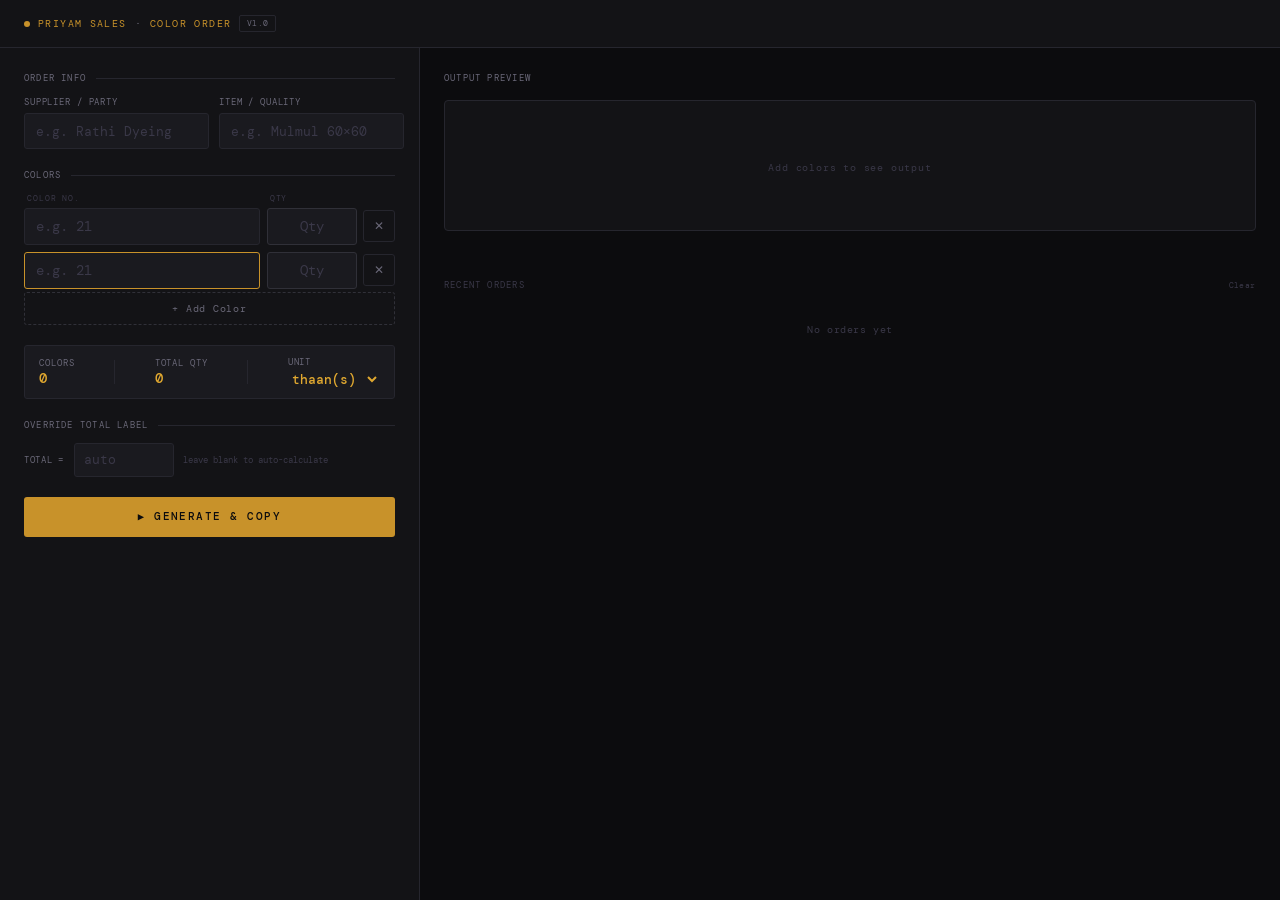
<file: psa_tools/color_generator.html>
<!DOCTYPE html>
<html lang="en">
<head>
<meta charset="UTF-8">
<meta name="viewport" content="width=device-width, initial-scale=1.0">
<title>Priyam — Color Order</title>
<link href="https://fonts.googleapis.com/css2?family=DM+Mono:wght@400;500&family=Sora:wght@400;500;600&display=swap" rel="stylesheet">
<style>
:root {
  --bg:     #0C0C0E;
  --bg2:    #131316;
  --bg3:    #1A1A1F;
  --rule:   #26262E;
  --rule2:  #303038;
  --ink:    #F0EFF5;
  --ink2:   #A8A6B4;
  --ink3:   #6A6878;
  --ink4:   #3A3848;
  --gold:   #C8922A;
  --gold2:  #E0A830;
  --gold-t: rgba(200,146,42,0.10);
  --green:  #2A9A60;
  --green-t:rgba(42,154,96,0.12);
  --red:    #C04040;
  --red-t:  rgba(192,64,64,0.12);
  --mono:   'DM Mono', monospace;
  --sans:   'Sora', sans-serif;
}

* { box-sizing: border-box; margin: 0; padding: 0; }

body {
  background: var(--bg);
  font-family: var(--sans);
  color: var(--ink);
  min-height: 100vh;
  display: flex;
  flex-direction: column;
}

/* ── TOPBAR ── */
.topbar {
  background: var(--bg2);
  border-bottom: 1px solid var(--rule);
  padding: 0 1.5rem;
  height: 48px;
  display: flex;
  align-items: center;
  justify-content: space-between;
  flex-shrink: 0;
}
.brand {
  font-family: var(--mono);
  font-size: 0.62rem;
  letter-spacing: 0.14em;
  color: var(--gold);
  text-transform: uppercase;
  display: flex;
  align-items: center;
  gap: 0.5rem;
}
.brand-dot {
  width: 6px; height: 6px;
  background: var(--gold);
  border-radius: 50%;
}
.brand span { color: var(--ink3); }
.ver {
  font-size: 0.52rem;
  color: var(--ink4);
  border: 1px solid var(--rule);
  padding: 0.1rem 0.4rem;
  border-radius: 2px;
  letter-spacing: 0.06em;
}

/* ── LAYOUT ── */
.layout {
  flex: 1;
  display: grid;
  grid-template-columns: 420px 1fr;
  min-height: 0;
}

/* ── FORM SIDE ── */
.form-side {
  background: var(--bg2);
  border-right: 1px solid var(--rule);
  display: flex;
  flex-direction: column;
  overflow-y: auto;
  padding: 1.5rem;
  gap: 1.25rem;
}

.section-label {
  font-family: var(--mono);
  font-size: 0.54rem;
  letter-spacing: 0.14em;
  text-transform: uppercase;
  color: var(--ink3);
  display: flex;
  align-items: center;
  gap: 0.6rem;
  margin-bottom: 0.75rem;
}
.section-label::after {
  content: '';
  flex: 1;
  height: 1px;
  background: var(--rule);
}

/* ── META FIELDS ── */
.meta-row {
  display: grid;
  grid-template-columns: 1fr 1fr;
  gap: 0.6rem;
}
.field { display: flex; flex-direction: column; gap: 0.3rem; }
.field label {
  font-family: var(--mono);
  font-size: 0.54rem;
  letter-spacing: 0.1em;
  text-transform: uppercase;
  color: var(--ink3);
}
.field input, .field select {
  background: var(--bg3);
  border: 1px solid var(--rule);
  border-radius: 3px;
  padding: 0.55rem 0.7rem;
  font-family: var(--mono);
  font-size: 0.8rem;
  color: var(--ink);
  outline: none;
  transition: border-color 0.15s;
  -webkit-appearance: none;
}
.field input:focus, .field select:focus { border-color: var(--gold); }
.field input::placeholder { color: var(--ink4); }

/* ── COLOR ROWS ── */
.colors-wrap {
  display: flex;
  flex-direction: column;
  gap: 0.4rem;
}

.color-row {
  display: grid;
  grid-template-columns: 1fr 90px 32px;
  gap: 0.4rem;
  align-items: center;
  animation: rowIn 0.15s ease;
}
@keyframes rowIn {
  from { opacity: 0; transform: translateY(-4px); }
  to   { opacity: 1; transform: translateY(0); }
}

.color-num {
  background: var(--bg3);
  border: 1px solid var(--rule);
  border-radius: 3px;
  padding: 0.55rem 0.7rem;
  font-family: var(--mono);
  font-size: 0.88rem;
  color: var(--ink);
  outline: none;
  transition: border-color 0.15s;
  width: 100%;
}
.color-num:focus { border-color: var(--gold); }
.color-num::placeholder { color: var(--ink4); }

/* hide number spinners */
.color-num::-webkit-outer-spin-button,
.color-num::-webkit-inner-spin-button,
.qty-input::-webkit-outer-spin-button,
.qty-input::-webkit-inner-spin-button {
  -webkit-appearance: none;
  margin: 0;
}
.color-num, .qty-input { -moz-appearance: textfield; }

.qty-input {
  background: var(--bg3);
  border: 1px solid var(--rule2);
  border-radius: 3px;
  padding: 0.55rem 0.5rem;
  font-family: var(--mono);
  font-size: 0.88rem;
  color: var(--gold2);
  font-weight: 500;
  text-align: center;
  outline: none;
  transition: border-color 0.15s;
  width: 100%;
}
.qty-input:focus { border-color: var(--gold); }
.qty-input::placeholder { color: var(--ink4); font-weight: 400; }

.del-btn {
  width: 32px; height: 32px;
  background: none;
  border: 1px solid var(--rule);
  border-radius: 3px;
  color: var(--ink3);
  cursor: pointer;
  font-size: 0.75rem;
  display: flex; align-items: center; justify-content: center;
  transition: all 0.12s;
  flex-shrink: 0;
}
.del-btn:hover { border-color: var(--red); color: var(--red); background: var(--red-t); }

/* ── COLUMN HEADERS ── */
.col-headers {
  display: grid;
  grid-template-columns: 1fr 90px 32px;
  gap: 0.4rem;
  margin-bottom: 0.2rem;
}
.col-h {
  font-family: var(--mono);
  font-size: 0.52rem;
  letter-spacing: 0.1em;
  text-transform: uppercase;
  color: var(--ink4);
  padding: 0 0.2rem;
}

/* ── ADD BUTTON ── */
.add-btn {
  width: 100%;
  background: none;
  border: 1px dashed var(--rule2);
  border-radius: 3px;
  padding: 0.55rem;
  font-family: var(--mono);
  font-size: 0.62rem;
  letter-spacing: 0.08em;
  color: var(--ink3);
  cursor: pointer;
  transition: all 0.15s;
  display: flex; align-items: center; justify-content: center; gap: 0.4rem;
  margin-top: 0.2rem;
}
.add-btn:hover { border-color: var(--gold); color: var(--gold); background: var(--gold-t); }

/* ── TOTALS BAR ── */
.totals-bar {
  background: var(--bg3);
  border: 1px solid var(--rule);
  border-radius: 3px;
  padding: 0.6rem 0.9rem;
  display: flex;
  align-items: center;
  justify-content: space-between;
  gap: 1rem;
}
.totals-bar .t-label {
  font-family: var(--mono);
  font-size: 0.56rem;
  letter-spacing: 0.1em;
  text-transform: uppercase;
  color: var(--ink3);
}
.totals-bar .t-val {
  font-family: var(--mono);
  font-size: 0.9rem;
  font-weight: 500;
  color: var(--gold2);
}
.totals-bar .t-sep {
  width: 1px;
  height: 24px;
  background: var(--rule);
}

/* ── OVERRIDE TOTAL ── */
.override-row {
  display: flex;
  align-items: center;
  gap: 0.6rem;
}
.override-row label {
  font-family: var(--mono);
  font-size: 0.56rem;
  letter-spacing: 0.08em;
  text-transform: uppercase;
  color: var(--ink3);
  white-space: nowrap;
}
.override-input {
  background: var(--bg3);
  border: 1px solid var(--rule);
  border-radius: 3px;
  padding: 0.45rem 0.6rem;
  font-family: var(--mono);
  font-size: 0.8rem;
  color: var(--ink);
  outline: none;
  width: 100px;
  transition: border-color 0.15s;
}
.override-input:focus { border-color: var(--gold); }
.override-input::placeholder { color: var(--ink4); }
.override-hint {
  font-family: var(--mono);
  font-size: 0.54rem;
  color: var(--ink4);
  flex: 1;
}

/* ── GENERATE BTN ── */
.gen-btn {
  width: 100%;
  background: var(--gold);
  color: #0C0C0E;
  border: none;
  border-radius: 3px;
  padding: 0.85rem;
  font-family: var(--mono);
  font-size: 0.66rem;
  letter-spacing: 0.14em;
  text-transform: uppercase;
  font-weight: 500;
  cursor: pointer;
  transition: background 0.15s;
}
.gen-btn:hover { background: var(--gold2); }
.gen-btn:active { transform: translateY(1px); }

/* ── PREVIEW SIDE ── */
.preview-side {
  background: var(--bg);
  padding: 1.5rem;
  display: flex;
  flex-direction: column;
  gap: 1rem;
  overflow-y: auto;
}

.preview-label {
  font-family: var(--mono);
  font-size: 0.54rem;
  letter-spacing: 0.14em;
  text-transform: uppercase;
  color: var(--ink3);
}

/* ── OUTPUT BOX ── */
.output-box {
  background: var(--bg2);
  border: 1px solid var(--rule);
  border-radius: 4px;
  padding: 1.25rem 1.25rem 1rem;
  min-height: 100px;
  flex-shrink: 0;
}
.output-text {
  font-family: var(--mono);
  font-size: 0.92rem;
  line-height: 1.9;
  color: var(--ink);
  word-break: break-all;
  white-space: pre-wrap;
}
.output-text .color-pair {
  display: inline;
}
.output-text .sep {
  color: var(--ink3);
  user-select: none;
}
.output-text .col-num { color: var(--gold2); font-weight: 500; }
.output-text .col-qty { color: var(--ink2); }
.output-text .total-line {
  display: block;
  margin-top: 0.5rem;
  color: var(--green);
  font-size: 0.84rem;
}

.empty-state {
  text-align: center;
  padding: 2.5rem 1rem;
  color: var(--ink4);
  font-family: var(--mono);
  font-size: 0.62rem;
  letter-spacing: 0.08em;
}

/* ── ACTION BUTTONS ── */
.action-row {
  display: grid;
  grid-template-columns: 1fr 1fr 1fr;
  gap: 0.5rem;
}
.act-btn {
  padding: 0.6rem;
  border-radius: 3px;
  font-family: var(--mono);
  font-size: 0.58rem;
  letter-spacing: 0.08em;
  text-transform: uppercase;
  cursor: pointer;
  border: 1px solid var(--rule);
  background: var(--bg2);
  color: var(--ink2);
  transition: all 0.15s;
  display: flex; align-items: center; justify-content: center; gap: 0.35rem;
}
.act-btn:hover { border-color: var(--ink3); color: var(--ink); }
.act-btn.primary {
  background: var(--green-t);
  border-color: var(--green);
  color: var(--green);
}
.act-btn.primary:hover { background: var(--green); color: #0C0C0E; }

.feedback {
  font-family: var(--mono);
  font-size: 0.58rem;
  color: var(--green);
  text-align: center;
  letter-spacing: 0.06em;
  height: 1rem;
}

/* ── HISTORY ── */
.history-wrap {
  flex: 1;
  display: flex;
  flex-direction: column;
  gap: 0.5rem;
}
.history-label {
  font-family: var(--mono);
  font-size: 0.54rem;
  letter-spacing: 0.14em;
  text-transform: uppercase;
  color: var(--ink4);
  display: flex;
  align-items: center;
  justify-content: space-between;
}
.clear-hist {
  background: none;
  border: none;
  font-family: var(--mono);
  font-size: 0.52rem;
  color: var(--ink4);
  cursor: pointer;
  letter-spacing: 0.06em;
  padding: 0;
}
.clear-hist:hover { color: var(--red); }

.history-list {
  display: flex;
  flex-direction: column;
  gap: 0.35rem;
}
.hist-item {
  background: var(--bg2);
  border: 1px solid var(--rule);
  border-radius: 3px;
  padding: 0.6rem 0.85rem;
  cursor: pointer;
  transition: border-color 0.12s;
  display: flex;
  align-items: baseline;
  gap: 0.75rem;
}
.hist-item:hover { border-color: var(--gold); }
.hist-text {
  font-family: var(--mono);
  font-size: 0.72rem;
  color: var(--ink2);
  flex: 1;
  overflow: hidden;
  text-overflow: ellipsis;
  white-space: nowrap;
}
.hist-meta {
  font-family: var(--mono);
  font-size: 0.58rem;
  color: var(--ink4);
  flex-shrink: 0;
}
.no-history {
  font-family: var(--mono);
  font-size: 0.62rem;
  color: var(--ink4);
  text-align: center;
  padding: 1.5rem;
  letter-spacing: 0.06em;
}

@media(max-width: 700px) {
  .layout { grid-template-columns: 1fr; }
  .preview-side { border-top: 1px solid var(--rule); }
  .meta-row { grid-template-columns: 1fr; }
}
</style>
</head>
<body>

<div class="topbar">
  <div class="brand">
    <div class="brand-dot"></div>
    PRIYAM SALES <span>·</span> COLOR ORDER
    <span class="ver">v1.0</span>
  </div>
</div>

<div class="layout">

  <!-- FORM -->
  <div class="form-side">

    <div>
      <div class="section-label">Order Info</div>
      <div class="meta-row">
        <div class="field">
          <label>Supplier / Party</label>
          <input type="text" id="metaSupp" placeholder="e.g. Rathi Dyeing" oninput="liveRender()">
        </div>
        <div class="field">
          <label>Item / Quality</label>
          <input type="text" id="metaItem" placeholder="e.g. Mulmul 60×60" oninput="liveRender()">
        </div>
      </div>
    </div>

    <div>
      <div class="section-label">Colors</div>
      <div class="col-headers">
        <div class="col-h">Color No.</div>
        <div class="col-h">Qty</div>
        <div class="col-h"></div>
      </div>
      <div class="colors-wrap" id="colorRows"></div>
      <button class="add-btn" onclick="addRow()">+ Add Color</button>
    </div>

    <div class="totals-bar" id="totalsBar">
      <div>
        <div class="t-label">Colors</div>
        <div class="t-val" id="totalColors">0</div>
      </div>
      <div class="t-sep"></div>
      <div>
        <div class="t-label">Total Qty</div>
        <div class="t-val" id="totalThaans">0</div>
      </div>
      <div class="t-sep"></div>
      <div>
        <div class="t-label">Unit</div>
        <select id="qtyUnit" onchange="liveRender()" style="background:transparent;border:none;font-family:var(--mono);font-size:0.82rem;color:var(--gold2);font-weight:500;outline:none;cursor:pointer;padding:0;">
          <option value="thaan">thaan(s)</option>
          <option value="piece">piece(s)</option>
          <option value="bundle">bundle(s)</option>
        </select>
      </div>
    </div>

    <div>
      <div class="section-label">Override Total Label</div>
      <div class="override-row">
        <label>Total =</label>
        <input type="text" id="overrideTotal" class="override-input" placeholder="auto" oninput="liveRender()">
        <span class="override-hint">leave blank to auto-calculate</span>
      </div>
    </div>

    <button class="gen-btn" onclick="generate()">▶ Generate &amp; Copy</button>

  </div>

  <!-- PREVIEW -->
  <div class="preview-side">

    <div class="preview-label">Output Preview</div>

    <div class="output-box" id="outputBox">
      <div class="empty-state">Add colors to see output</div>
    </div>

    <div class="action-row" id="actionRow" style="display:none;">
      <button class="act-btn" onclick="copyPlain()">⎘ Copy Plain</button>
      <button class="act-btn primary" onclick="copyFormatted()">⎘ Copy for WhatsApp</button>
      <button class="act-btn" onclick="resetAll()">↺ New Order</button>
    </div>
    <div class="feedback" id="feedback"></div>

    <div class="history-wrap">
      <div class="history-label">
        Recent Orders
        <button class="clear-hist" onclick="clearHistory()">Clear</button>
      </div>
      <div class="history-list" id="historyList"></div>
    </div>

  </div>
</div>

<script>
// ── State ──
let rows = [];
let rowId = 0;
const LS_HIST = 'psa_color_history';

// ── Init ──
addRow();
addRow();
renderHistory();

// ── Row Management ──
function addRow(colorVal = '', qtyVal = '') {
  const id = ++rowId;
  rows.push({ id, color: colorVal, qty: qtyVal });
  renderRows();
  if (!colorVal) {
    setTimeout(() => {
      const inputs = document.querySelectorAll('.color-num');
      if (inputs.length) inputs[inputs.length - 1].focus();
    }, 30);
  }
}

function removeRow(id) {
  if (rows.length <= 1) return;
  rows = rows.filter(r => r.id !== id);
  renderRows();
  liveRender();
}

function syncRow(id) {
  const card = document.querySelector(`[data-row="${id}"]`);
  if (!card) return;
  const row = rows.find(r => r.id === id);
  if (!row) return;
  row.color = card.querySelector('.color-num').value.trim();
  row.qty   = card.querySelector('.qty-input').value.trim();
  liveRender();
}

function renderRows() {
  const wrap = document.getElementById('colorRows');
  wrap.innerHTML = rows.map((r, i) => `
    <div class="color-row" data-row="${r.id}">
      <input class="color-num" type="text"
        value="${esc(r.color)}" placeholder="e.g. 21"
        oninput="syncRow(${r.id})"
        onkeydown="rowKeydown(event, ${r.id})"
        title="Color number">
      <input class="qty-input" type="number" inputmode="numeric" pattern="[0-9]*" min="1" step="1"
        value="${esc(r.qty)}" placeholder="Qty"
        oninput="syncRow(${r.id})"
        onkeydown="rowKeydown(event, ${r.id})"
        title="Quantity">
      <button class="del-btn" onclick="removeRow(${r.id})" title="Remove">✕</button>
    </div>
  `).join('');
}

// Enter on color → jump to qty; Enter on qty → jump to next color
function rowKeydown(e, id) {
  if (e.key === 'Enter') {
    e.preventDefault();
    const isQty = e.target.classList.contains('qty-input');
    if (isQty) {
      const idx = rows.findIndex(r => r.id === id);
      if (idx < rows.length - 1) {
        document.querySelector(`[data-row="${rows[idx + 1].id}"] .color-num`)?.focus();
      } else {
        addRow();
      }
    } else {
      document.querySelector(`[data-row="${id}"] .qty-input`)?.focus();
    }
  }
}

function esc(s) {
  return (s || '').replace(/&/g,'&amp;').replace(/"/g,'&quot;');
}

// ── Build output string ──
function getValidRows() {
  return rows.filter(r => r.color && r.color.trim() !== '');
}

function calcTotal() {
  return getValidRows().reduce((s, r) => s + (parseInt(r.qty) || 0), 0);
}

function getUnit() {
  const u = document.getElementById('qtyUnit').value;
  const total = calcTotal();
  if (u === 'thaan') return total === 1 ? 'thaan' : 'thaans';
  if (u === 'piece') return total === 1 ? 'piece' : 'pieces';
  if (u === 'bundle') return total === 1 ? 'bundle' : 'bundles';
  return u;
}

function buildPlain() {
  const valid = getValidRows();
  if (!valid.length) return '';

  const pairs = valid.map(r => {
    const qty = r.qty ? r.qty : '1';
    return `${r.color}/${qty}`;
  }).join(' ~~ ');

  const overrideRaw = document.getElementById('overrideTotal').value.trim();
  const total = overrideRaw || `${calcTotal()} ${getUnit()}`;

  let out = pairs + ' = ' + total;

  const supp = document.getElementById('metaSupp').value.trim();
  const item = document.getElementById('metaItem').value.trim();
  if (supp || item) {
    const meta = [supp, item].filter(Boolean).join(' · ');
    out = meta + '\n' + out;
  }

  return out;
}

function buildWhatsApp() {
  const valid = getValidRows();
  if (!valid.length) return '';

  const supp = document.getElementById('metaSupp').value.trim();
  const item = document.getElementById('metaItem').value.trim();
  const overrideRaw = document.getElementById('overrideTotal').value.trim();
  const total = overrideRaw || `${calcTotal()} ${getUnit()}`;

  const pairs = valid.map(r => {
    const qty = r.qty ? r.qty : '1';
    return `${r.color}/${qty}`;
  }).join(' ~~ ');

  let lines = [];
  if (supp) lines.push(`*${supp}*`);
  if (item) lines.push(`_${item}_`);
  if (lines.length) lines.push('');
  lines.push(pairs + ' = *' + total + '*');

  return lines.join('\n');
}

// ── Live Render ──
function liveRender() {
  const valid = getValidRows();
  const totalColors = valid.length;
  const totalThaans = calcTotal();

  document.getElementById('totalColors').textContent = totalColors;
  document.getElementById('totalThaans').textContent = totalThaans;

  const box = document.getElementById('outputBox');
  if (!valid.length) {
    box.innerHTML = '<div class="empty-state">Add colors to see output</div>';
    document.getElementById('actionRow').style.display = 'none';
    return;
  }

  const overrideRaw = document.getElementById('overrideTotal').value.trim();
  const totalLabel = overrideRaw || `${totalThaans} ${getUnit()}`;
  const supp = document.getElementById('metaSupp').value.trim();
  const item = document.getElementById('metaItem').value.trim();

  // Build rich HTML preview
  const pairsHTML = valid.map((r, i) => {
    const qty = r.qty ? r.qty : '1';
    const sep = i < valid.length - 1 ? '<span class="sep"> ~~ </span>' : '';
    return `<span class="color-pair"><span class="col-num">${r.color}</span><span class="sep">/</span><span class="col-qty">${qty}</span></span>${sep}`;
  }).join('');

  let metaHTML = '';
  if (supp || item) {
    const metaStr = [supp, item].filter(Boolean).join(' · ');
    metaHTML = `<span style="display:block;color:var(--ink3);font-size:0.75rem;margin-bottom:0.35rem;">${metaStr}</span>`;
  }

  box.innerHTML = `<div class="output-text">${metaHTML}${pairsHTML}<span class="total-line">= ${totalLabel}</span></div>`;
  document.getElementById('actionRow').style.display = 'grid';
}

// ── Generate & Copy ──
function generate() {
  // sync all
  rows.forEach(r => syncRow(r.id));
  liveRender();
  const plain = buildPlain();
  if (!plain) return;
  saveToHistory(plain);
  copyToClipboard(plain, '✓ Copied plain text');
}

function copyPlain() {
  rows.forEach(r => syncRow(r.id));
  const plain = buildPlain();
  if (!plain) return;
  saveToHistory(plain);
  copyToClipboard(plain, '✓ Copied — paste anywhere');
}

function copyFormatted() {
  rows.forEach(r => syncRow(r.id));
  const wa = buildWhatsApp();
  if (!wa) return;
  saveToHistory(buildPlain());
  copyToClipboard(wa, '✓ Copied for WhatsApp');
}

function copyToClipboard(text, msg) {
  navigator.clipboard.writeText(text).then(() => {
    showFeedback(msg);
  }).catch(() => {
    const ta = document.createElement('textarea');
    ta.value = text;
    document.body.appendChild(ta);
    ta.select();
    document.execCommand('copy');
    document.body.removeChild(ta);
    showFeedback(msg);
  });
}

function showFeedback(msg) {
  const el = document.getElementById('feedback');
  el.textContent = msg;
  setTimeout(() => el.textContent = '', 2500);
}

// ── Reset ──
function resetAll() {
  rows = [];
  rowId = 0;
  document.getElementById('metaSupp').value = '';
  document.getElementById('metaItem').value = '';
  document.getElementById('overrideTotal').value = '';
  addRow();
  addRow();
  liveRender();
}

// ── History ──
function saveToHistory(text) {
  if (!text) return;
  let hist = loadHistory();
  // avoid duplicates
  hist = hist.filter(h => h.text !== text);
  hist.unshift({ text, ts: Date.now() });
  hist = hist.slice(0, 15);
  try { localStorage.setItem(LS_HIST, JSON.stringify(hist)); } catch(e) {}
  renderHistory();
}

function loadHistory() {
  try {
    const raw = localStorage.getItem(LS_HIST);
    return raw ? JSON.parse(raw) : [];
  } catch(e) { return []; }
}

function renderHistory() {
  const hist = loadHistory();
  const list = document.getElementById('historyList');
  if (!hist.length) {
    list.innerHTML = '<div class="no-history">No orders yet</div>';
    return;
  }
  list.innerHTML = hist.map((h, i) => {
    const d = new Date(h.ts);
    const dateStr = `${d.getDate()}/${d.getMonth()+1} ${d.getHours()}:${String(d.getMinutes()).padStart(2,'0')}`;
    // truncate the text for display
    const display = h.text.replace(/\n/g, ' · ').slice(0, 60) + (h.text.length > 60 ? '…' : '');
    return `<div class="hist-item" onclick="loadFromHistory(${i})" title="Click to reload">
      <span class="hist-text">${display}</span>
      <span class="hist-meta">${dateStr}</span>
    </div>`;
  }).join('');
}

function loadFromHistory(idx) {
  const hist = loadHistory();
  const entry = hist[idx];
  if (!entry) return;

  // Parse back: may have meta line
  const lines = entry.text.split('\n');
  let colorLine = entry.text;
  let suppVal = '', itemVal = '';

  if (lines.length >= 2) {
    // First line might be "supp · item"
    const metaLine = lines[0];
    colorLine = lines[lines.length - 1];
    const parts = metaLine.split(' · ');
    suppVal = parts[0] || '';
    itemVal = parts[1] || '';
  }

  document.getElementById('metaSupp').value = suppVal;
  document.getElementById('metaItem').value = itemVal;

  // Parse color pairs: "21/8 ~~23/3 = X thaans"
  const pairsPart = colorLine.split(' = ')[0];
  const pairs = pairsPart.split(' ~~ ');

  rows = [];
  rowId = 0;
  pairs.forEach(pair => {
    const [c, q] = pair.split('/');
    if (c && c.trim()) addRow(c.trim(), (q || '').trim());
  });

  liveRender();
}

function clearHistory() {
  try { localStorage.removeItem(LS_HIST); } catch(e) {}
  renderHistory();
}
</script>

</body>
</html>
</file>
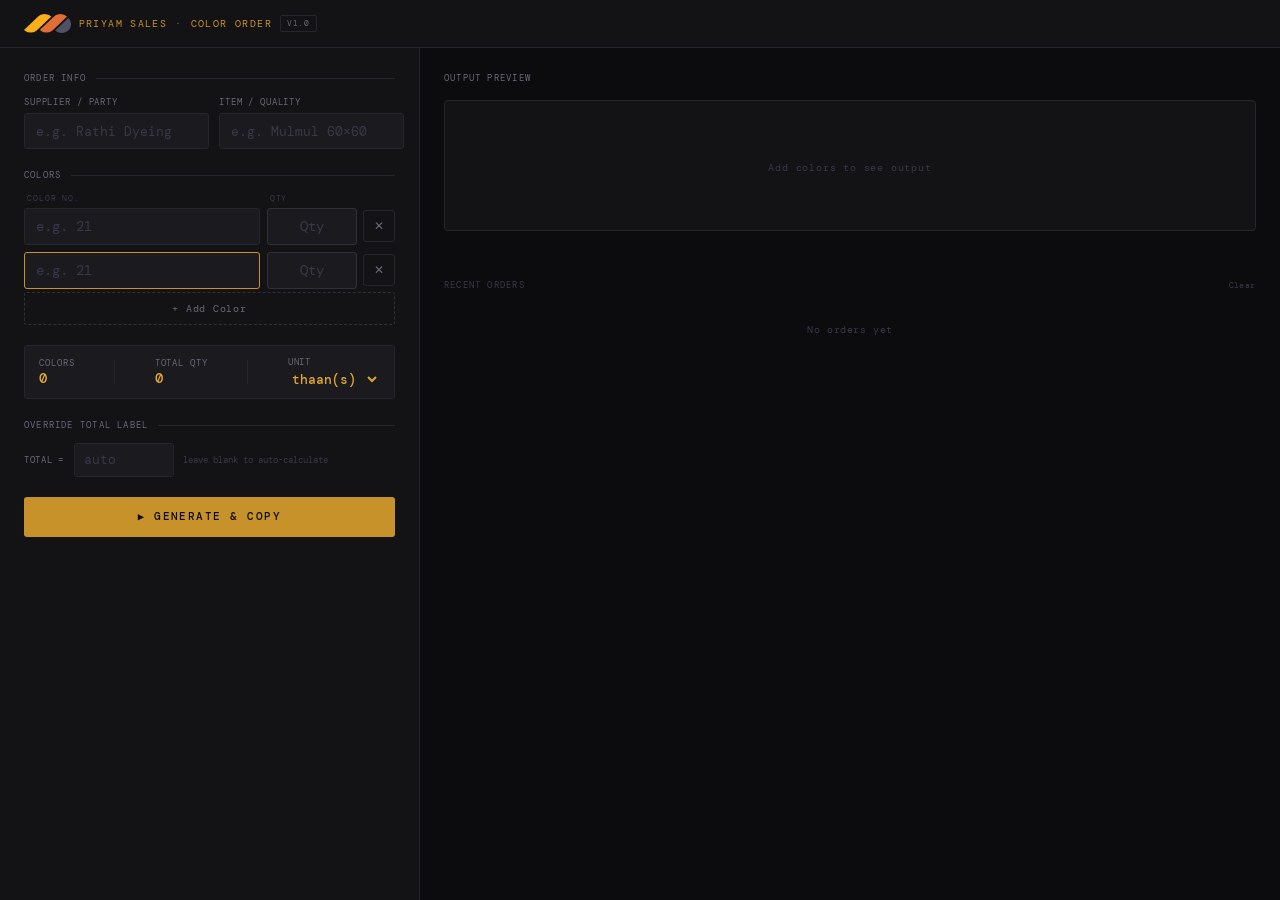
<file: psa_tools/psa_color_generator.html>
<!DOCTYPE html>
<html lang="en">
<head>
<meta charset="UTF-8">
<meta name="viewport" content="width=device-width, initial-scale=1.0">
<title>Priyam — Color Order</title>
<link href="https://fonts.googleapis.com/css2?family=DM+Mono:wght@400;500&family=Sora:wght@400;500;600&display=swap" rel="stylesheet">
<style>
:root {
  --bg:     #0C0C0E;
  --bg2:    #131316;
  --bg3:    #1A1A1F;
  --rule:   #26262E;
  --rule2:  #303038;
  --ink:    #F0EFF5;
  --ink2:   #A8A6B4;
  --ink3:   #6A6878;
  --ink4:   #3A3848;
  --gold:   #C8922A;
  --gold2:  #E0A830;
  --gold-t: rgba(200,146,42,0.10);
  --green:  #2A9A60;
  --green-t:rgba(42,154,96,0.12);
  --red:    #C04040;
  --red-t:  rgba(192,64,64,0.12);
  --mono:   'DM Mono', monospace;
  --sans:   'Sora', sans-serif;
}

* { box-sizing: border-box; margin: 0; padding: 0; }

body {
  background: var(--bg);
  font-family: var(--sans);
  color: var(--ink);
  min-height: 100vh;
  display: flex;
  flex-direction: column;
}

/* ── TOPBAR ── */
.topbar {
  background: var(--bg2);
  border-bottom: 1px solid var(--rule);
  padding: 0 1.5rem;
  height: 48px;
  display: flex;
  align-items: center;
  justify-content: space-between;
  flex-shrink: 0;
}
.brand {
  font-family: var(--mono);
  font-size: 0.62rem;
  letter-spacing: 0.14em;
  color: var(--gold);
  text-transform: uppercase;
  display: flex;
  align-items: center;
  gap: 0.5rem;
}
.brand-dot {
  width: 6px; height: 6px;
  background: var(--gold);
  border-radius: 50%;
}
/* This file predates the shared priyam-brand.css package (own fonts/tokens),
   so the logo sizing classes are defined locally here instead. */
.ps-logo-mark { height: 20px; width: auto; object-fit: contain; }
.brand span { color: var(--ink3); }
.ver {
  font-size: 0.52rem;
  color: var(--ink4);
  border: 1px solid var(--rule);
  padding: 0.1rem 0.4rem;
  border-radius: 2px;
  letter-spacing: 0.06em;
}

/* ── LAYOUT ── */
.layout {
  flex: 1;
  display: grid;
  grid-template-columns: 420px 1fr;
  min-height: 0;
}

/* ── FORM SIDE ── */
.form-side {
  background: var(--bg2);
  border-right: 1px solid var(--rule);
  display: flex;
  flex-direction: column;
  overflow-y: auto;
  padding: 1.5rem;
  gap: 1.25rem;
}

.section-label {
  font-family: var(--mono);
  font-size: 0.54rem;
  letter-spacing: 0.14em;
  text-transform: uppercase;
  color: var(--ink3);
  display: flex;
  align-items: center;
  gap: 0.6rem;
  margin-bottom: 0.75rem;
}
.section-label::after {
  content: '';
  flex: 1;
  height: 1px;
  background: var(--rule);
}

/* ── META FIELDS ── */
.meta-row {
  display: grid;
  grid-template-columns: 1fr 1fr;
  gap: 0.6rem;
}
.field { display: flex; flex-direction: column; gap: 0.3rem; }
.field label {
  font-family: var(--mono);
  font-size: 0.54rem;
  letter-spacing: 0.1em;
  text-transform: uppercase;
  color: var(--ink3);
}
.field input, .field select {
  background: var(--bg3);
  border: 1px solid var(--rule);
  border-radius: 3px;
  padding: 0.55rem 0.7rem;
  font-family: var(--mono);
  font-size: 0.8rem;
  color: var(--ink);
  outline: none;
  transition: border-color 0.15s;
  -webkit-appearance: none;
}
.field input:focus, .field select:focus { border-color: var(--gold); }
.field input::placeholder { color: var(--ink4); }

/* ── COLOR ROWS ── */
.colors-wrap {
  display: flex;
  flex-direction: column;
  gap: 0.4rem;
}

.color-row {
  display: grid;
  grid-template-columns: 1fr 90px 32px;
  gap: 0.4rem;
  align-items: center;
  animation: rowIn 0.15s ease;
}
@keyframes rowIn {
  from { opacity: 0; transform: translateY(-4px); }
  to   { opacity: 1; transform: translateY(0); }
}

.color-num {
  background: var(--bg3);
  border: 1px solid var(--rule);
  border-radius: 3px;
  padding: 0.55rem 0.7rem;
  font-family: var(--mono);
  font-size: 0.88rem;
  color: var(--ink);
  outline: none;
  transition: border-color 0.15s;
  width: 100%;
}
.color-num:focus { border-color: var(--gold); }
.color-num::placeholder { color: var(--ink4); }

/* hide number spinners */
.color-num::-webkit-outer-spin-button,
.color-num::-webkit-inner-spin-button,
.qty-input::-webkit-outer-spin-button,
.qty-input::-webkit-inner-spin-button {
  -webkit-appearance: none;
  margin: 0;
}
.color-num, .qty-input { -moz-appearance: textfield; }

.qty-input {
  background: var(--bg3);
  border: 1px solid var(--rule2);
  border-radius: 3px;
  padding: 0.55rem 0.5rem;
  font-family: var(--mono);
  font-size: 0.88rem;
  color: var(--gold2);
  font-weight: 500;
  text-align: center;
  outline: none;
  transition: border-color 0.15s;
  width: 100%;
}
.qty-input:focus { border-color: var(--gold); }
.qty-input::placeholder { color: var(--ink4); font-weight: 400; }

.del-btn {
  width: 32px; height: 32px;
  background: none;
  border: 1px solid var(--rule);
  border-radius: 3px;
  color: var(--ink3);
  cursor: pointer;
  font-size: 0.75rem;
  display: flex; align-items: center; justify-content: center;
  transition: all 0.12s;
  flex-shrink: 0;
}
.del-btn:hover { border-color: var(--red); color: var(--red); background: var(--red-t); }

/* ── COLUMN HEADERS ── */
.col-headers {
  display: grid;
  grid-template-columns: 1fr 90px 32px;
  gap: 0.4rem;
  margin-bottom: 0.2rem;
}
.col-h {
  font-family: var(--mono);
  font-size: 0.52rem;
  letter-spacing: 0.1em;
  text-transform: uppercase;
  color: var(--ink4);
  padding: 0 0.2rem;
}

/* ── ADD BUTTON ── */
.add-btn {
  width: 100%;
  background: none;
  border: 1px dashed var(--rule2);
  border-radius: 3px;
  padding: 0.55rem;
  font-family: var(--mono);
  font-size: 0.62rem;
  letter-spacing: 0.08em;
  color: var(--ink3);
  cursor: pointer;
  transition: all 0.15s;
  display: flex; align-items: center; justify-content: center; gap: 0.4rem;
  margin-top: 0.2rem;
}
.add-btn:hover { border-color: var(--gold); color: var(--gold); background: var(--gold-t); }

/* ── TOTALS BAR ── */
.totals-bar {
  background: var(--bg3);
  border: 1px solid var(--rule);
  border-radius: 3px;
  padding: 0.6rem 0.9rem;
  display: flex;
  align-items: center;
  justify-content: space-between;
  gap: 1rem;
}
.totals-bar .t-label {
  font-family: var(--mono);
  font-size: 0.56rem;
  letter-spacing: 0.1em;
  text-transform: uppercase;
  color: var(--ink3);
}
.totals-bar .t-val {
  font-family: var(--mono);
  font-size: 0.9rem;
  font-weight: 500;
  color: var(--gold2);
}
.totals-bar .t-sep {
  width: 1px;
  height: 24px;
  background: var(--rule);
}

/* ── OVERRIDE TOTAL ── */
.override-row {
  display: flex;
  align-items: center;
  gap: 0.6rem;
}
.override-row label {
  font-family: var(--mono);
  font-size: 0.56rem;
  letter-spacing: 0.08em;
  text-transform: uppercase;
  color: var(--ink3);
  white-space: nowrap;
}
.override-input {
  background: var(--bg3);
  border: 1px solid var(--rule);
  border-radius: 3px;
  padding: 0.45rem 0.6rem;
  font-family: var(--mono);
  font-size: 0.8rem;
  color: var(--ink);
  outline: none;
  width: 100px;
  transition: border-color 0.15s;
}
.override-input:focus { border-color: var(--gold); }
.override-input::placeholder { color: var(--ink4); }
.override-hint {
  font-family: var(--mono);
  font-size: 0.54rem;
  color: var(--ink4);
  flex: 1;
}

/* ── GENERATE BTN ── */
.gen-btn {
  width: 100%;
  background: var(--gold);
  color: #0C0C0E;
  border: none;
  border-radius: 3px;
  padding: 0.85rem;
  font-family: var(--mono);
  font-size: 0.66rem;
  letter-spacing: 0.14em;
  text-transform: uppercase;
  font-weight: 500;
  cursor: pointer;
  transition: background 0.15s;
}
.gen-btn:hover { background: var(--gold2); }
.gen-btn:active { transform: translateY(1px); }

/* ── PREVIEW SIDE ── */
.preview-side {
  background: var(--bg);
  padding: 1.5rem;
  display: flex;
  flex-direction: column;
  gap: 1rem;
  overflow-y: auto;
}

.preview-label {
  font-family: var(--mono);
  font-size: 0.54rem;
  letter-spacing: 0.14em;
  text-transform: uppercase;
  color: var(--ink3);
}

/* ── OUTPUT BOX ── */
.output-box {
  background: var(--bg2);
  border: 1px solid var(--rule);
  border-radius: 4px;
  padding: 1.25rem 1.25rem 1rem;
  min-height: 100px;
  flex-shrink: 0;
}
.output-text {
  font-family: var(--mono);
  font-size: 0.92rem;
  line-height: 1.9;
  color: var(--ink);
  word-break: break-all;
  white-space: pre-wrap;
}
.output-text .color-pair {
  display: inline;
}
.output-text .sep {
  color: var(--ink3);
  user-select: none;
}
.output-text .col-num { color: var(--gold2); font-weight: 500; }
.output-text .col-qty { color: var(--ink2); }
.output-text .total-line {
  display: block;
  margin-top: 0.5rem;
  color: var(--green);
  font-size: 0.84rem;
}

.empty-state {
  text-align: center;
  padding: 2.5rem 1rem;
  color: var(--ink4);
  font-family: var(--mono);
  font-size: 0.62rem;
  letter-spacing: 0.08em;
}

/* ── ACTION BUTTONS ── */
.action-row {
  display: grid;
  grid-template-columns: 1fr 1fr 1fr;
  gap: 0.5rem;
}
.act-btn {
  padding: 0.6rem;
  border-radius: 3px;
  font-family: var(--mono);
  font-size: 0.58rem;
  letter-spacing: 0.08em;
  text-transform: uppercase;
  cursor: pointer;
  border: 1px solid var(--rule);
  background: var(--bg2);
  color: var(--ink2);
  transition: all 0.15s;
  display: flex; align-items: center; justify-content: center; gap: 0.35rem;
}
.act-btn:hover { border-color: var(--ink3); color: var(--ink); }
.act-btn.primary {
  background: var(--green-t);
  border-color: var(--green);
  color: var(--green);
}
.act-btn.primary:hover { background: var(--green); color: #0C0C0E; }

.feedback {
  font-family: var(--mono);
  font-size: 0.58rem;
  color: var(--green);
  text-align: center;
  letter-spacing: 0.06em;
  height: 1rem;
}

/* ── HISTORY ── */
.history-wrap {
  flex: 1;
  display: flex;
  flex-direction: column;
  gap: 0.5rem;
}
.history-label {
  font-family: var(--mono);
  font-size: 0.54rem;
  letter-spacing: 0.14em;
  text-transform: uppercase;
  color: var(--ink4);
  display: flex;
  align-items: center;
  justify-content: space-between;
}
.clear-hist {
  background: none;
  border: none;
  font-family: var(--mono);
  font-size: 0.52rem;
  color: var(--ink4);
  cursor: pointer;
  letter-spacing: 0.06em;
  padding: 0;
}
.clear-hist:hover { color: var(--red); }

.history-list {
  display: flex;
  flex-direction: column;
  gap: 0.35rem;
}
.hist-item {
  background: var(--bg2);
  border: 1px solid var(--rule);
  border-radius: 3px;
  padding: 0.6rem 0.85rem;
  cursor: pointer;
  transition: border-color 0.12s;
  display: flex;
  align-items: baseline;
  gap: 0.75rem;
}
.hist-item:hover { border-color: var(--gold); }
.hist-text {
  font-family: var(--mono);
  font-size: 0.72rem;
  color: var(--ink2);
  flex: 1;
  overflow: hidden;
  text-overflow: ellipsis;
  white-space: nowrap;
}
.hist-meta {
  font-family: var(--mono);
  font-size: 0.58rem;
  color: var(--ink4);
  flex-shrink: 0;
}
.no-history {
  font-family: var(--mono);
  font-size: 0.62rem;
  color: var(--ink4);
  text-align: center;
  padding: 1.5rem;
  letter-spacing: 0.06em;
}

@media(max-width: 700px) {
  .layout { grid-template-columns: 1fr; }
  .preview-side { border-top: 1px solid var(--rule); }
  .meta-row { grid-template-columns: 1fr; }
}
</style>
</head>
<body>

<div class="topbar">
  <div class="brand">
    <img src="./priyam-brand/logo-mark.png" alt="Priyam Sales" class="ps-logo-mark">
    PRIYAM SALES <span>·</span> COLOR ORDER
    <span class="ver">v1.0</span>
  </div>
</div>

<div class="layout">

  <!-- FORM -->
  <div class="form-side">

    <div>
      <div class="section-label">Order Info</div>
      <div class="meta-row">
        <div class="field">
          <label>Supplier / Party</label>
          <input type="text" id="metaSupp" placeholder="e.g. Rathi Dyeing" oninput="liveRender()">
        </div>
        <div class="field">
          <label>Item / Quality</label>
          <input type="text" id="metaItem" placeholder="e.g. Mulmul 60×60" oninput="liveRender()">
        </div>
      </div>
    </div>

    <div>
      <div class="section-label">Colors</div>
      <div class="col-headers">
        <div class="col-h">Color No.</div>
        <div class="col-h">Qty</div>
        <div class="col-h"></div>
      </div>
      <div class="colors-wrap" id="colorRows"></div>
      <button class="add-btn" onclick="addRow()">+ Add Color</button>
    </div>

    <div class="totals-bar" id="totalsBar">
      <div>
        <div class="t-label">Colors</div>
        <div class="t-val" id="totalColors">0</div>
      </div>
      <div class="t-sep"></div>
      <div>
        <div class="t-label">Total Qty</div>
        <div class="t-val" id="totalThaans">0</div>
      </div>
      <div class="t-sep"></div>
      <div>
        <div class="t-label">Unit</div>
        <select id="qtyUnit" onchange="liveRender()" style="background:transparent;border:none;font-family:var(--mono);font-size:0.82rem;color:var(--gold2);font-weight:500;outline:none;cursor:pointer;padding:0;">
          <option value="thaan">thaan(s)</option>
          <option value="piece">piece(s)</option>
          <option value="bundle">bundle(s)</option>
        </select>
      </div>
    </div>

    <div>
      <div class="section-label">Override Total Label</div>
      <div class="override-row">
        <label>Total =</label>
        <input type="text" id="overrideTotal" class="override-input" placeholder="auto" oninput="liveRender()">
        <span class="override-hint">leave blank to auto-calculate</span>
      </div>
    </div>

    <button class="gen-btn" onclick="generate()">▶ Generate &amp; Copy</button>

  </div>

  <!-- PREVIEW -->
  <div class="preview-side">

    <div class="preview-label">Output Preview</div>

    <div class="output-box" id="outputBox">
      <div class="empty-state">Add colors to see output</div>
    </div>

    <div class="action-row" id="actionRow" style="display:none;">
      <button class="act-btn" onclick="copyPlain()">⎘ Copy Plain</button>
      <button class="act-btn primary" onclick="copyFormatted()">⎘ Copy for WhatsApp</button>
      <button class="act-btn" onclick="resetAll()">↺ New Order</button>
    </div>
    <div class="feedback" id="feedback"></div>

    <div class="history-wrap">
      <div class="history-label">
        Recent Orders
        <button class="clear-hist" onclick="clearHistory()">Clear</button>
      </div>
      <div class="history-list" id="historyList"></div>
    </div>

  </div>
</div>

<script>
// ── State ──
let rows = [];
let rowId = 0;
const LS_HIST = 'psa_color_history';

// ── Init ──
addRow();
addRow();
renderHistory();

// ── Row Management ──
function addRow(colorVal = '', qtyVal = '') {
  const id = ++rowId;
  rows.push({ id, color: colorVal, qty: qtyVal });
  renderRows();
  if (!colorVal) {
    setTimeout(() => {
      const inputs = document.querySelectorAll('.color-num');
      if (inputs.length) inputs[inputs.length - 1].focus();
    }, 30);
  }
}

function removeRow(id) {
  if (rows.length <= 1) return;
  rows = rows.filter(r => r.id !== id);
  renderRows();
  liveRender();
}

function syncRow(id) {
  const card = document.querySelector(`[data-row="${id}"]`);
  if (!card) return;
  const row = rows.find(r => r.id === id);
  if (!row) return;
  row.color = card.querySelector('.color-num').value.trim();
  row.qty   = card.querySelector('.qty-input').value.trim();
  liveRender();
}

function renderRows() {
  const wrap = document.getElementById('colorRows');
  wrap.innerHTML = rows.map((r, i) => `
    <div class="color-row" data-row="${r.id}">
      <input class="color-num" type="text"
        value="${esc(r.color)}" placeholder="e.g. 21"
        oninput="syncRow(${r.id})"
        onkeydown="rowKeydown(event, ${r.id})"
        title="Color number">
      <input class="qty-input" type="number" inputmode="numeric" pattern="[0-9]*" min="1" step="1"
        value="${esc(r.qty)}" placeholder="Qty"
        oninput="syncRow(${r.id})"
        onkeydown="rowKeydown(event, ${r.id})"
        title="Quantity">
      <button class="del-btn" onclick="removeRow(${r.id})" title="Remove">✕</button>
    </div>
  `).join('');
}

// Enter on color → jump to qty; Enter on qty → jump to next color
function rowKeydown(e, id) {
  if (e.key === 'Enter') {
    e.preventDefault();
    const isQty = e.target.classList.contains('qty-input');
    if (isQty) {
      const idx = rows.findIndex(r => r.id === id);
      if (idx < rows.length - 1) {
        document.querySelector(`[data-row="${rows[idx + 1].id}"] .color-num`)?.focus();
      } else {
        addRow();
      }
    } else {
      document.querySelector(`[data-row="${id}"] .qty-input`)?.focus();
    }
  }
}

function esc(s) {
  return (s || '').replace(/&/g,'&amp;').replace(/"/g,'&quot;');
}

// ── Build output string ──
function getValidRows() {
  return rows.filter(r => r.color && r.color.trim() !== '');
}

function calcTotal() {
  return getValidRows().reduce((s, r) => s + (parseInt(r.qty) || 0), 0);
}

function getUnit() {
  const u = document.getElementById('qtyUnit').value;
  const total = calcTotal();
  if (u === 'thaan') return total === 1 ? 'thaan' : 'thaans';
  if (u === 'piece') return total === 1 ? 'piece' : 'pieces';
  if (u === 'bundle') return total === 1 ? 'bundle' : 'bundles';
  return u;
}

function buildPlain() {
  const valid = getValidRows();
  if (!valid.length) return '';

  const pairs = valid.map(r => {
    const qty = r.qty ? r.qty : '1';
    return `${r.color}/${qty}`;
  }).join(' ~~ ');

  const overrideRaw = document.getElementById('overrideTotal').value.trim();
  const total = overrideRaw || `${calcTotal()} ${getUnit()}`;

  let out = pairs + ' = ' + total;

  const supp = document.getElementById('metaSupp').value.trim();
  const item = document.getElementById('metaItem').value.trim();
  if (supp || item) {
    const meta = [supp, item].filter(Boolean).join(' · ');
    out = meta + '\n' + out;
  }

  return out;
}

function buildWhatsApp() {
  const valid = getValidRows();
  if (!valid.length) return '';

  const supp = document.getElementById('metaSupp').value.trim();
  const item = document.getElementById('metaItem').value.trim();
  const overrideRaw = document.getElementById('overrideTotal').value.trim();
  const total = overrideRaw || `${calcTotal()} ${getUnit()}`;

  const pairs = valid.map(r => {
    const qty = r.qty ? r.qty : '1';
    return `${r.color}/${qty}`;
  }).join(' ~~ ');

  let lines = [];
  if (supp) lines.push(`*${supp}*`);
  if (item) lines.push(`_${item}_`);
  if (lines.length) lines.push('');
  lines.push(pairs + ' = *' + total + '*');

  return lines.join('\n');
}

// ── Live Render ──
function liveRender() {
  const valid = getValidRows();
  const totalColors = valid.length;
  const totalThaans = calcTotal();

  document.getElementById('totalColors').textContent = totalColors;
  document.getElementById('totalThaans').textContent = totalThaans;

  const box = document.getElementById('outputBox');
  if (!valid.length) {
    box.innerHTML = '<div class="empty-state">Add colors to see output</div>';
    document.getElementById('actionRow').style.display = 'none';
    return;
  }

  const overrideRaw = document.getElementById('overrideTotal').value.trim();
  const totalLabel = overrideRaw || `${totalThaans} ${getUnit()}`;
  const supp = document.getElementById('metaSupp').value.trim();
  const item = document.getElementById('metaItem').value.trim();

  // Build rich HTML preview
  const pairsHTML = valid.map((r, i) => {
    const qty = r.qty ? r.qty : '1';
    const sep = i < valid.length - 1 ? '<span class="sep"> ~~ </span>' : '';
    return `<span class="color-pair"><span class="col-num">${r.color}</span><span class="sep">/</span><span class="col-qty">${qty}</span></span>${sep}`;
  }).join('');

  let metaHTML = '';
  if (supp || item) {
    const metaStr = [supp, item].filter(Boolean).join(' · ');
    metaHTML = `<span style="display:block;color:var(--ink3);font-size:0.75rem;margin-bottom:0.35rem;">${metaStr}</span>`;
  }

  box.innerHTML = `<div class="output-text">${metaHTML}${pairsHTML}<span class="total-line">= ${totalLabel}</span></div>`;
  document.getElementById('actionRow').style.display = 'grid';
}

// ── Generate & Copy ──
function generate() {
  // sync all
  rows.forEach(r => syncRow(r.id));
  liveRender();
  const plain = buildPlain();
  if (!plain) return;
  saveToHistory(plain);
  copyToClipboard(plain, '✓ Copied plain text');
}

function copyPlain() {
  rows.forEach(r => syncRow(r.id));
  const plain = buildPlain();
  if (!plain) return;
  saveToHistory(plain);
  copyToClipboard(plain, '✓ Copied — paste anywhere');
}

function copyFormatted() {
  rows.forEach(r => syncRow(r.id));
  const wa = buildWhatsApp();
  if (!wa) return;
  saveToHistory(buildPlain());
  copyToClipboard(wa, '✓ Copied for WhatsApp');
}

function copyToClipboard(text, msg) {
  navigator.clipboard.writeText(text).then(() => {
    showFeedback(msg);
  }).catch(() => {
    const ta = document.createElement('textarea');
    ta.value = text;
    document.body.appendChild(ta);
    ta.select();
    document.execCommand('copy');
    document.body.removeChild(ta);
    showFeedback(msg);
  });
}

function showFeedback(msg) {
  const el = document.getElementById('feedback');
  el.textContent = msg;
  setTimeout(() => el.textContent = '', 2500);
}

// ── Reset ──
function resetAll() {
  rows = [];
  rowId = 0;
  document.getElementById('metaSupp').value = '';
  document.getElementById('metaItem').value = '';
  document.getElementById('overrideTotal').value = '';
  addRow();
  addRow();
  liveRender();
}

// ── History ──
function saveToHistory(text) {
  if (!text) return;
  let hist = loadHistory();
  // avoid duplicates
  hist = hist.filter(h => h.text !== text);
  hist.unshift({ text, ts: Date.now() });
  hist = hist.slice(0, 15);
  try { localStorage.setItem(LS_HIST, JSON.stringify(hist)); } catch(e) {}
  renderHistory();
}

function loadHistory() {
  try {
    const raw = localStorage.getItem(LS_HIST);
    return raw ? JSON.parse(raw) : [];
  } catch(e) { return []; }
}

function renderHistory() {
  const hist = loadHistory();
  const list = document.getElementById('historyList');
  if (!hist.length) {
    list.innerHTML = '<div class="no-history">No orders yet</div>';
    return;
  }
  list.innerHTML = hist.map((h, i) => {
    const d = new Date(h.ts);
    const dateStr = `${d.getDate()}/${d.getMonth()+1} ${d.getHours()}:${String(d.getMinutes()).padStart(2,'0')}`;
    // truncate the text for display
    const display = h.text.replace(/\n/g, ' · ').slice(0, 60) + (h.text.length > 60 ? '…' : '');
    return `<div class="hist-item" onclick="loadFromHistory(${i})" title="Click to reload">
      <span class="hist-text">${display}</span>
      <span class="hist-meta">${dateStr}</span>
    </div>`;
  }).join('');
}

function loadFromHistory(idx) {
  const hist = loadHistory();
  const entry = hist[idx];
  if (!entry) return;

  // Parse back: may have meta line
  const lines = entry.text.split('\n');
  let colorLine = entry.text;
  let suppVal = '', itemVal = '';

  if (lines.length >= 2) {
    // First line might be "supp · item"
    const metaLine = lines[0];
    colorLine = lines[lines.length - 1];
    const parts = metaLine.split(' · ');
    suppVal = parts[0] || '';
    itemVal = parts[1] || '';
  }

  document.getElementById('metaSupp').value = suppVal;
  document.getElementById('metaItem').value = itemVal;

  // Parse color pairs: "21/8 ~~23/3 = X thaans"
  const pairsPart = colorLine.split(' = ')[0];
  const pairs = pairsPart.split(' ~~ ');

  rows = [];
  rowId = 0;
  pairs.forEach(pair => {
    const [c, q] = pair.split('/');
    if (c && c.trim()) addRow(c.trim(), (q || '').trim());
  });

  liveRender();
}

function clearHistory() {
  try { localStorage.removeItem(LS_HIST); } catch(e) {}
  renderHistory();
}
</script>

</body>
</html>
</file>
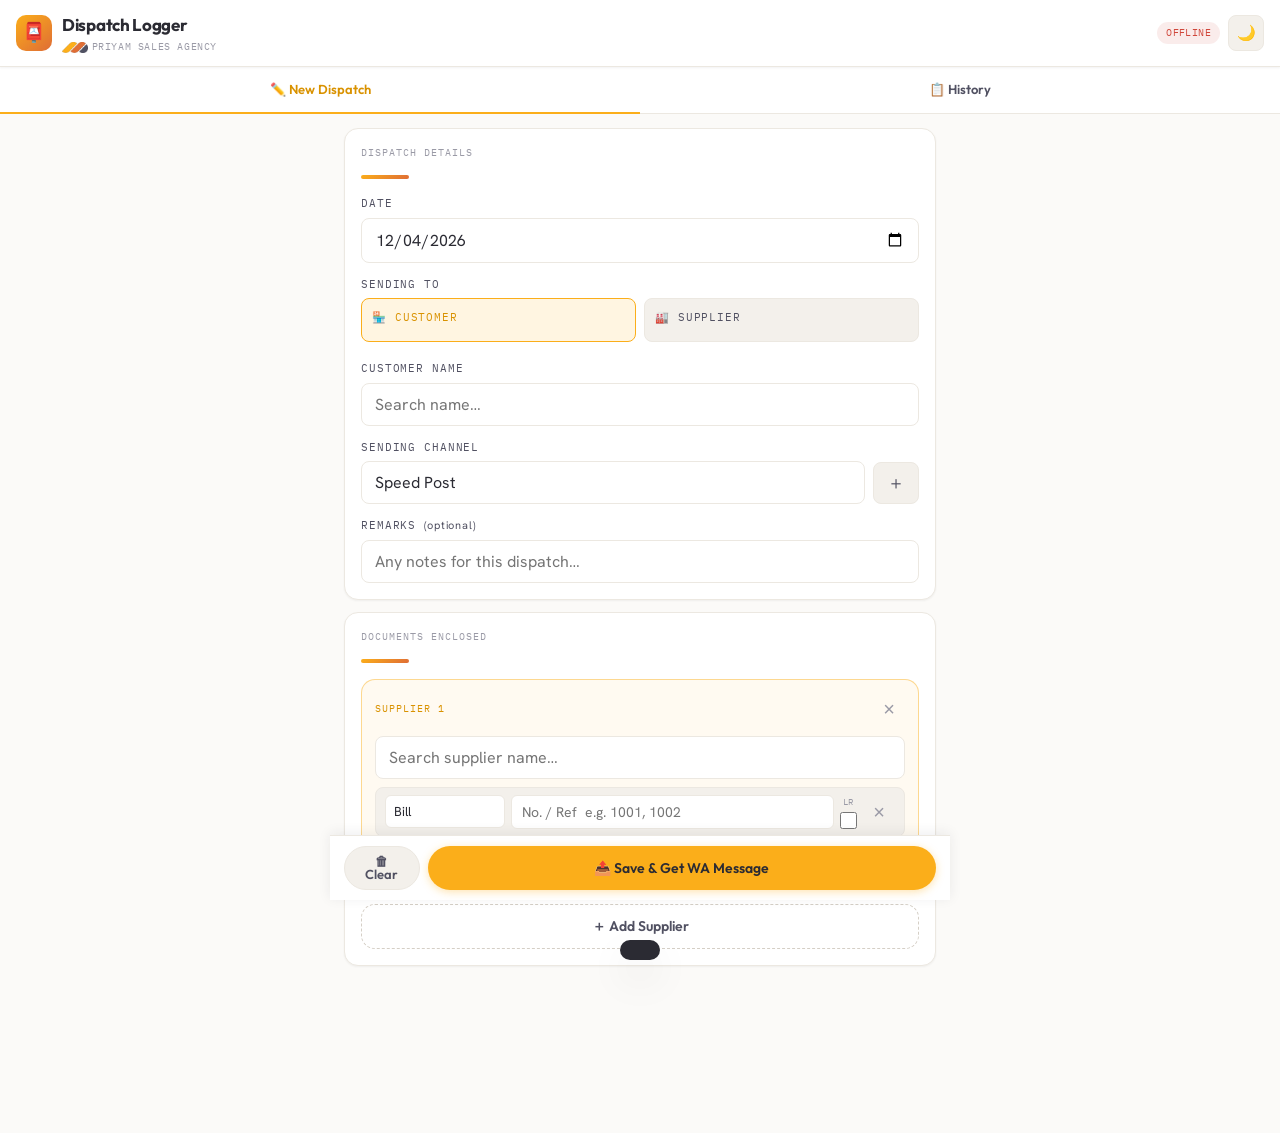
<file: psa_tools/psa_dispatch_logger.html>
<!DOCTYPE html>
<html lang="en">
<head>
<meta charset="UTF-8">
<meta name="viewport" content="width=device-width,initial-scale=1,maximum-scale=1,user-scalable=no">
<title>PSA Dispatch Logger</title>
<link rel="stylesheet" href="./priyam-brand/priyam-brand.css">
<style>
/* ── App tokens mapped to PSA brand ───────────────────────── */
:root {
  --bg:         var(--ps-paper);
  --surface:    var(--ps-white);
  --surface-2:  var(--ps-cloud);
  --surface-3:  #EBE7DF;
  --border:     var(--ps-border);
  --border-2:   #D5CFC6;
  --brand:      var(--ps-gold);
  --brand-dk:   #D99200;
  --brand-lt:   rgba(251,174,26,.13);
  --brand-ring: rgba(251,174,26,.28);
  --tc:         var(--ps-terracotta);
  --tc-lt:      rgba(223,109,53,.12);
  --danger:     var(--ps-issue);
  --success:    var(--ps-confirmed);
  --success-lt: rgba(46,139,111,.1);
  --t1:         var(--ps-ink);
  --t2:         var(--ps-slate);
  --t3:         var(--ps-muted);
  --sup-bg:     rgba(251,174,26,.06);
  --sup-border: rgba(251,174,26,.45);
  --doc-bg:     var(--ps-cloud);
  --r:          var(--ps-radius);
  --r-sm:       var(--ps-radius-sm);
  --sh-sm:      var(--ps-shadow-sm);
  --sh:         var(--ps-shadow);
}

[data-theme="dark"] {
  --bg:#181510;--surface:#201D18;--surface-2:#2A2620;--surface-3:#35302A;
  --border:#3D3830;--border-2:#4D4840;
  --brand:#FBAE1A;--brand-dk:#D99200;--brand-lt:rgba(251,174,26,.14);--brand-ring:rgba(251,174,26,.28);
  --tc:#DF6D35;--tc-lt:rgba(223,109,53,.14);
  --danger:#E8695F;--success:#4AAE8A;--success-lt:rgba(46,139,111,.14);
  --t1:#F5F2ED;--t2:#A8A098;--t3:#68625A;
  --sup-bg:rgba(251,174,26,.07);--sup-border:rgba(251,174,26,.35);--doc-bg:#251F18;
  --sh-sm:0 1px 3px rgba(0,0,0,.35);--sh:0 8px 24px rgba(0,0,0,.4);
}

/* ── Reset ────────────────────────────────────────────────── */
*{box-sizing:border-box;margin:0;padding:0}
body{background:var(--bg);color:var(--t1);font-size:15px;min-height:100vh}

/* ── Header ───────────────────────────────────────────────── */
.hdr{
  background:var(--surface);border-bottom:1px solid var(--border);
  padding:11px 16px;display:flex;align-items:center;justify-content:space-between;
  position:sticky;top:0;z-index:100;box-shadow:var(--sh-sm);
}
.hdr-logo{display:flex;align-items:center;gap:10px}
.hdr-icon{
  width:36px;height:36px;border-radius:10px;flex-shrink:0;
  background:var(--ps-gradient);display:flex;align-items:center;justify-content:center;font-size:19px;
}
.hdr-title{font-family:var(--ps-font-display);font-size:17px;font-weight:700;color:var(--t1);letter-spacing:-.3px}
.hdr-sub{font-family:var(--ps-font-mono);font-size:10px;color:var(--t3);margin-top:1px;letter-spacing:.06em;text-transform:uppercase;display:flex;align-items:center;gap:4px}
.hdr-sub-logo{height:11px;width:auto;object-fit:contain}
.hdr-right{display:flex;align-items:center;gap:8px}
.icon-btn{
  background:var(--surface-2);border:1px solid var(--border);color:var(--t2);
  width:36px;height:36px;border-radius:var(--r-sm);font-size:15px;cursor:pointer;
  display:flex;align-items:center;justify-content:center;transition:background var(--ps-dur) var(--ps-ease);
}
.icon-btn:hover{background:var(--surface-3)}
.status-pill{
  font-family:var(--ps-font-mono);font-size:10px;font-weight:500;
  padding:3px 9px;border-radius:var(--ps-radius-pill);letter-spacing:.04em;text-transform:uppercase;
}
.status-pill.ok {color:var(--success);background:var(--success-lt)}
.status-pill.err{color:var(--danger);background:rgba(208,71,59,.1)}
.status-pill.busy{color:var(--brand-dk);background:var(--brand-lt)}

/* ── Tabs ─────────────────────────────────────────────────── */
.tabs{background:var(--surface);border-bottom:1px solid var(--border);display:flex;position:sticky;top:57px;z-index:99}
.tab{
  flex:1;padding:12px 8px;text-align:center;
  font-family:var(--ps-font-display);font-size:13px;font-weight:600;color:var(--t2);
  cursor:pointer;border-bottom:2px solid transparent;margin-bottom:-1px;
  transition:color var(--ps-dur) var(--ps-ease),border-color var(--ps-dur) var(--ps-ease);
  min-height:44px;display:flex;align-items:center;justify-content:center;gap:5px;
}
.tab.active{color:var(--brand-dk);border-bottom-color:var(--brand)}

/* ── Pages ────────────────────────────────────────────────── */
.page{display:none;padding:14px;max-width:620px;margin:0 auto;padding-bottom:90px}
.page.active{display:block}

/* ── Card ─────────────────────────────────────────────────── */
.card{
  background:var(--surface);border-radius:var(--r);padding:16px;margin-bottom:12px;
  border:1px solid var(--border);box-shadow:var(--sh-sm);
}
.card-title{
  font-family:var(--ps-font-mono);font-size:10px;font-weight:500;color:var(--t3);
  text-transform:uppercase;letter-spacing:.1em;margin-bottom:14px;
}

/* ── Fields ───────────────────────────────────────────────── */
.field{margin-bottom:13px}
.field:last-child{margin-bottom:0}
.field label{
  display:block;font-family:var(--ps-font-mono);font-size:11px;font-weight:500;
  color:var(--t2);text-transform:uppercase;letter-spacing:.08em;margin-bottom:5px;
}
input[type=text],input[type=date],select,textarea{
  width:100%;padding:10px 13px;border:1.5px solid var(--border);border-radius:var(--r-sm);
  background:var(--surface);color:var(--t1);font-size:16px;outline:none;
  font-family:var(--ps-font-body);
  transition:border-color var(--ps-dur) var(--ps-ease),box-shadow var(--ps-dur) var(--ps-ease);
  -webkit-appearance:none;appearance:none;
}
input[type=text]:focus,input[type=date]:focus,select:focus,textarea:focus{
  border-color:var(--brand);box-shadow:0 0 0 3px var(--brand-ring);
}
input.err,select.err{border-color:var(--danger);box-shadow:0 0 0 3px rgba(208,71,59,.15)}
.ferr{font-family:var(--ps-font-mono);font-size:10px;color:var(--danger);margin-top:4px;letter-spacing:.02em}

/* ── Radio pills ──────────────────────────────────────────── */
.pill-group{display:flex;gap:8px}
.pill{
  flex:1;display:flex;align-items:center;justify-content:center;gap:7px;padding:10px;
  border:1.5px solid var(--border);border-radius:var(--r-sm);cursor:pointer;
  font-family:var(--ps-font-display);font-size:14px;font-weight:600;
  transition:all var(--ps-dur) var(--ps-ease);min-height:44px;color:var(--t2);background:var(--surface-2);
}
.pill input{display:none}
.pill.sel{border-color:var(--brand);background:var(--brand-lt);color:var(--brand-dk)}

/* ── Channel dropdown + add ───────────────────────────────── */
.channel-select-row{display:flex;gap:8px;align-items:center}
.channel-select-row select{flex:1}
.add-channel-btn{
  flex-shrink:0;background:var(--surface-2);border:1.5px solid var(--border);color:var(--t2);
  height:42px;padding:0 13px;border-radius:var(--r-sm);font-size:18px;cursor:pointer;
  display:flex;align-items:center;justify-content:center;min-width:42px;
  transition:all var(--ps-dur) var(--ps-ease);
}
.add-channel-btn:hover{background:var(--brand-lt);border-color:var(--brand);color:var(--brand-dk)}
.add-channel-inline{display:none;margin-top:8px;gap:8px;align-items:center}
.add-channel-inline.open{display:flex}
.add-channel-inline input{flex:1}
.save-ch-btn{
  flex-shrink:0;background:var(--brand);color:var(--ps-ink);border:none;
  padding:0 14px;height:42px;border-radius:var(--r-sm);
  font-family:var(--ps-font-display);font-size:13px;font-weight:700;cursor:pointer;white-space:nowrap;
}
.cancel-ch-btn{
  flex-shrink:0;background:var(--surface-2);border:1.5px solid var(--border);
  color:var(--t2);padding:0 12px;height:42px;border-radius:var(--r-sm);
  font-family:var(--ps-font-display);font-size:13px;font-weight:600;cursor:pointer;
}

/* ── Autocomplete ─────────────────────────────────────────── */
.ac-wrap{position:relative}
.ac-list{
  position:absolute;top:100%;left:0;right:0;background:var(--surface);
  border:1.5px solid var(--brand);border-top:none;border-radius:0 0 var(--r-sm) var(--r-sm);
  max-height:210px;overflow-y:auto;z-index:300;box-shadow:var(--sh);display:none;
}
.ac-list.open{display:block}
.ac-item{
  padding:9px 13px;cursor:pointer;font-size:14px;border-bottom:1px solid var(--border);
  font-family:var(--ps-font-body);
}
.ac-item:last-child{border-bottom:none}
.ac-item:hover,.ac-item.hi{background:var(--brand-lt)}
.ac-item small{font-family:var(--ps-font-mono);color:var(--t3);font-size:11px;display:block;margin-top:2px}

/* ── Supplier blocks ──────────────────────────────────────── */
.sup-blocks{display:flex;flex-direction:column;gap:10px}
.sup-block{background:var(--sup-bg);border:1.5px solid var(--sup-border);border-radius:var(--r);padding:13px}
.sup-block-hdr{display:flex;align-items:center;justify-content:space-between;margin-bottom:11px}
.sup-block-label{
  font-family:var(--ps-font-mono);font-size:10px;font-weight:500;
  color:var(--brand-dk);text-transform:uppercase;letter-spacing:.1em;
}
.rm-btn{
  background:none;border:none;color:var(--t3);font-size:20px;cursor:pointer;
  padding:2px 6px;border-radius:6px;line-height:1;min-width:32px;min-height:32px;
  display:flex;align-items:center;justify-content:center;
  transition:color var(--ps-dur) var(--ps-ease);
}
.rm-btn:hover{color:var(--danger)}

/* ── Doc rows ─────────────────────────────────────────────── */
.doc-rows{display:flex;flex-direction:column;gap:6px;margin-top:6px}
.doc-row{
  background:var(--doc-bg);border:1px solid var(--border);border-radius:var(--r-sm);
  padding:7px 9px;display:grid;grid-template-columns:100px 1fr auto auto;gap:6px;align-items:center;
}
.doc-row select{font-size:13px;padding:7px 8px;border-radius:6px}
.doc-row input[type=text]{font-size:14px;padding:7px 10px;border-radius:6px}
.lr-wrap{display:flex;flex-direction:column;align-items:center;gap:2px}
.lr-wrap input[type=checkbox]{width:17px;height:17px;cursor:pointer;accent-color:var(--brand);margin:0}
.lr-label{font-family:var(--ps-font-mono);font-size:9px;color:var(--t3);text-transform:uppercase;letter-spacing:.06em}

/* ── Buttons ──────────────────────────────────────────────── */
.btn{
  display:inline-flex;align-items:center;justify-content:center;gap:7px;
  padding:12px 20px;border-radius:var(--ps-radius-pill);border:none;
  font-family:var(--ps-font-display);font-size:14px;font-weight:600;
  cursor:pointer;min-height:44px;line-height:1;
  transition:transform var(--ps-dur) var(--ps-ease),background var(--ps-dur) var(--ps-ease),box-shadow var(--ps-dur) var(--ps-ease);
}
.btn:active{transform:scale(.97)}
.btn-primary{background:var(--brand);color:var(--ps-ink);box-shadow:0 2px 8px rgba(251,174,26,.35)}
.btn-primary:hover{background:var(--brand-dk);transform:translateY(-1px)}
.btn-tc{background:var(--tc);color:#fff}
.btn-tc:hover{background:#C85D28;transform:translateY(-1px)}
.btn-ghost{background:var(--surface-2);border:1.5px solid var(--border);color:var(--t2)}
.btn-ghost:hover{background:var(--surface-3)}
.btn-outline{background:transparent;border:1.5px solid var(--border);color:var(--t2)}
.btn-outline:hover{border-color:var(--brand);color:var(--brand-dk)}
.btn-danger{background:var(--danger);color:#fff}
.btn-success{background:var(--success);color:#fff}
.btn-full{width:100%}
.btn-sm{padding:7px 16px;font-size:13px;min-height:36px}

.add-doc-btn{
  margin-top:7px;color:var(--brand-dk);background:none;border:1.5px dashed var(--sup-border);
  border-radius:var(--r-sm);padding:7px 12px;cursor:pointer;width:100%;min-height:36px;
  font-family:var(--ps-font-display);font-size:13px;font-weight:600;
  display:flex;align-items:center;justify-content:center;gap:5px;
  transition:background var(--ps-dur) var(--ps-ease);
}
.add-doc-btn:hover{background:var(--brand-lt)}

.add-sup-btn{
  background:none;border:1.5px dashed var(--border-2);color:var(--t2);
  border-radius:var(--r);padding:12px;font-family:var(--ps-font-display);font-size:14px;font-weight:600;
  cursor:pointer;width:100%;min-height:44px;display:flex;align-items:center;justify-content:center;gap:7px;
  margin-top:4px;transition:all var(--ps-dur) var(--ps-ease);
}
.add-sup-btn:hover{border-color:var(--brand);color:var(--brand-dk);background:var(--brand-lt)}

/* ── WA output ────────────────────────────────────────────── */
.wa-box{
  background:rgba(46,139,111,.07);border:1.5px solid rgba(46,139,111,.3);
  border-radius:var(--r);padding:14px;
  font-family:var(--ps-font-mono);font-size:13px;white-space:pre-wrap;line-height:1.75;
  color:var(--ps-confirmed);margin-bottom:14px;word-break:break-word;
}
[data-theme="dark"] .wa-box{background:rgba(46,139,111,.1);border-color:rgba(46,139,111,.35);color:#5DBD98}

/* ── Toast ────────────────────────────────────────────────── */
.toast{
  position:fixed;bottom:20px;left:50%;transform:translateX(-50%) translateY(80px);
  background:var(--t1);color:var(--bg);padding:10px 20px;border-radius:var(--ps-radius-pill);
  font-family:var(--ps-font-body);font-size:14px;font-weight:500;
  z-index:999;transition:transform var(--ps-dur) var(--ps-ease);
  white-space:nowrap;max-width:90vw;text-align:center;box-shadow:var(--sh);
}
.toast.show{transform:translateX(-50%) translateY(0)}

/* ── History ──────────────────────────────────────────────── */
.search-wrap{position:relative;margin-bottom:12px}
.search-wrap input{padding-left:38px;background:var(--surface)}
.search-icon{position:absolute;left:12px;top:50%;transform:translateY(-50%);color:var(--t3);font-size:14px;pointer-events:none}

.hist-item{
  background:var(--surface);border:1px solid var(--border);border-radius:var(--r);
  padding:13px;margin-bottom:8px;box-shadow:var(--sh-sm);
  transition:border-color var(--ps-dur) var(--ps-ease);
}
.hist-item:hover{border-color:var(--brand)}
.hist-hdr{display:flex;justify-content:space-between;align-items:flex-start;gap:8px;margin-bottom:5px}
.hist-recipient{font-family:var(--ps-font-display);font-weight:700;font-size:15px;color:var(--t1)}
.hist-date{
  font-family:var(--ps-font-mono);font-size:11px;color:var(--t3);
  background:var(--surface-2);padding:2px 9px;border-radius:var(--ps-radius-pill);white-space:nowrap;
}
.badge{
  display:inline-block;font-family:var(--ps-font-mono);font-size:10px;font-weight:500;
  padding:2px 9px;border-radius:var(--ps-radius-pill);text-transform:uppercase;letter-spacing:.05em;margin-left:6px;
}
.badge-c{background:rgba(37,99,235,.1);color:#1d4ed8}
.badge-s{background:var(--tc-lt);color:var(--tc)}
[data-theme="dark"] .badge-c{background:rgba(96,165,250,.12);color:#93c5fd}
[data-theme="dark"] .badge-s{background:rgba(223,109,53,.15);color:#F0895A}

.hist-meta{font-size:12px;color:var(--t2);margin-top:5px;display:flex;flex-wrap:wrap;gap:6px;align-items:center}
.hist-ch{
  font-family:var(--ps-font-mono);font-size:10px;background:var(--surface-2);
  color:var(--t2);padding:2px 9px;border-radius:var(--ps-radius-pill);letter-spacing:.03em;
}
.hist-actions{display:flex;gap:6px;margin-top:10px}
.empty-state{text-align:center;color:var(--t3);padding:48px 20px;font-size:14px;font-family:var(--ps-font-body)}
.empty-state .ico{font-size:40px;margin-bottom:10px}

/* ── Action bar ───────────────────────────────────────────── */
.action-bar{
  position:sticky;bottom:0;background:var(--surface);border-top:1px solid var(--border);
  padding:10px 14px;display:flex;gap:8px;max-width:620px;margin:0 auto;
  box-shadow:0 -2px 12px rgba(43,43,51,.08);
}

/* ── Spinner ──────────────────────────────────────────────── */
.spin{display:inline-block;width:16px;height:16px;border:2px solid rgba(43,43,51,.2);border-top-color:var(--ps-ink);border-radius:50%;animation:sp .55s linear infinite}
@keyframes sp{to{transform:rotate(360deg)}}

/* ── Modal overlay ────────────────────────────────────────── */
.overlay{display:none;position:fixed;inset:0;background:rgba(43,43,51,.5);z-index:500;align-items:flex-end;justify-content:center;backdrop-filter:blur(3px)}
.overlay.open{display:flex}
.modal{
  background:var(--surface);border-radius:20px 20px 0 0;padding:20px 16px 32px;
  width:100%;max-width:620px;max-height:90vh;overflow-y:auto;
}
.modal-title{font-family:var(--ps-font-display);font-size:18px;font-weight:700;color:var(--t1);margin-bottom:16px}
.modal-close{
  float:right;background:var(--surface-2);border:none;color:var(--t2);
  width:30px;height:30px;border-radius:50%;font-size:14px;cursor:pointer;
  display:flex;align-items:center;justify-content:center;
}

/* ── Decorative rule ──────────────────────────────────────── */
.ps-rule{height:4px;width:48px;border-radius:3px;background:var(--ps-gradient);border:0;margin-bottom:16px}

@media(min-width:480px){.doc-row{grid-template-columns:120px 1fr auto auto}}
</style>
</head>
<body class="ps-root">

<!-- ── Header ── -->
<div class="hdr">
  <div class="hdr-logo">
    <div class="hdr-icon">📮</div>
    <div>
      <div class="hdr-title">Dispatch Logger</div>
      <div class="hdr-sub"><img src="./priyam-brand/logo-mark.png" alt="" class="hdr-sub-logo">Priyam Sales Agency</div>
    </div>
  </div>
  <div class="hdr-right">
    <span class="status-pill busy" id="statusPill">Connecting</span>
    <button class="icon-btn" onclick="toggleTheme()" id="themeBtn" title="Toggle theme">🌙</button>
  </div>
</div>

<!-- ── Tabs ── -->
<div class="tabs">
  <div class="tab active" id="tabNew"     onclick="switchTab('new')">✏️ New Dispatch</div>
  <div class="tab"        id="tabHistory" onclick="switchTab('history')">📋 History</div>
</div>

<!-- ══ NEW DISPATCH ══ -->
<div class="page active" id="pageNew">

  <div class="card">
    <div class="card-title">Dispatch Details</div>
    <hr class="ps-rule">

    <div class="field">
      <label>Date</label>
      <input type="date" id="iDate">
    </div>

    <div class="field">
      <label>Sending To</label>
      <div class="pill-group">
        <label class="pill sel" id="pillCustomer">
          <input type="radio" name="rtype" value="Customer" checked onchange="onTypeChange()">
          🏪 Customer
        </label>
        <label class="pill" id="pillSupplier">
          <input type="radio" name="rtype" value="Supplier" onchange="onTypeChange()">
          🏭 Supplier
        </label>
      </div>
    </div>

    <div class="field">
      <label id="recipientLabel">Customer Name</label>
      <div class="ac-wrap">
        <input type="text" id="iRecipient" placeholder="Search name…" autocomplete="off"
          oninput="acFilter('iRecipient','acRecipient')"
          onkeydown="acKey(event,'iRecipient','acRecipient')"
          onfocus="acFilter('iRecipient','acRecipient')">
        <div class="ac-list" id="acRecipient"></div>
      </div>
      <div class="ferr" id="errRecipient"></div>
    </div>

    <div class="field">
      <label>Sending Channel</label>
      <div class="channel-select-row">
        <select id="iChannel"></select>
        <button class="add-channel-btn" onclick="toggleAddChannel()" title="Add new channel">＋</button>
      </div>
      <div class="add-channel-inline" id="addChannelRow">
        <input type="text" id="iNewChannel" placeholder="e.g. In Person — Manish">
        <button class="save-ch-btn" onclick="saveNewChannel()">Add</button>
        <button class="cancel-ch-btn" onclick="toggleAddChannel()">✕</button>
      </div>
    </div>

    <div class="field">
      <label>Remarks <span style="font-family:var(--ps-font-body);font-weight:400;text-transform:none;font-size:11px">(optional)</span></label>
      <input type="text" id="iRemarks" placeholder="Any notes for this dispatch…">
    </div>
  </div>

  <div class="card">
    <div class="card-title">Documents Enclosed</div>
    <hr class="ps-rule">
    <div class="sup-blocks" id="supBlocks"></div>
    <div class="ferr" id="errDocs" style="margin-top:6px"></div>
    <button class="add-sup-btn" onclick="addSupplierBlock()" style="margin-top:10px">＋ Add Supplier</button>
  </div>

</div><!-- /pageNew -->

<!-- ══ HISTORY ══ -->
<div class="page" id="pageHistory">
  <div class="search-wrap">
    <span class="search-icon">🔍</span>
    <input type="text" id="iSearch" placeholder="Search by name, channel, or doc number…" oninput="debounceSearch()">
  </div>
  <div id="histList">
    <div class="empty-state"><div class="ico">📋</div>Switch to History to load records.</div>
  </div>
</div>

<!-- ── Action bar ── -->
<div class="action-bar" id="actionBar">
  <button class="btn btn-ghost btn-sm" id="btnCancelEdit" onclick="cancelEdit()" style="display:none">✕ Cancel</button>
  <button class="btn btn-ghost btn-sm" id="btnClear" onclick="resetForm()">🗑 Clear</button>
  <button class="btn btn-primary btn-full" id="btnSave" onclick="saveDispatch()">
    📤 Save &amp; Get WA Message
  </button>
</div>

<!-- ══ WA Overlay ══ -->
<div class="overlay" id="waOverlay">
  <div class="modal">
    <button class="modal-close" onclick="closeWAOverlay()">✕</button>
    <div class="modal-title">✅ Dispatch Saved</div>
    <div id="waContent"></div>
    <div style="display:flex;gap:8px;flex-wrap:wrap">
      <button class="btn btn-success btn-full" onclick="copyWA()">📋 Copy Message</button>
      <button class="btn btn-outline" style="flex:1" onclick="shareWA()">📲 Share</button>
      <button class="btn btn-ghost btn-full" id="btnWAClose" onclick="closeWAOverlay()">New Dispatch</button>
    </div>
  </div>
</div>

<!-- ══ Delete confirm ══ -->
<div class="overlay" id="delOverlay">
  <div class="modal">
    <div class="modal-title">Delete this dispatch?</div>
    <p style="font-size:14px;color:var(--t2);font-family:var(--ps-font-body);margin-bottom:20px">
      This will permanently remove the record from the Sheet.
    </p>
    <div style="display:flex;gap:8px">
      <button class="btn btn-ghost" style="flex:1" onclick="closeOverlay('delOverlay')">Cancel</button>
      <button class="btn btn-danger" style="flex:1" onclick="confirmDelete()">Delete</button>
    </div>
  </div>
</div>

<div class="toast" id="toast"></div>

<script>
// ════════════════════════════════════════════════════════════
//  CONFIG
// ════════════════════════════════════════════════════════════
const BACKEND_URL = 'https://script.google.com/macros/s/AKfycbx7wUG2Ptdq6lFIZegjPW7VQQhXPCdiRlu52sral3iEZiR_Kn140UB5rxpkmzFrlQYC/exec'; // paste Apps Script Web App URL here

// ════════════════════════════════════════════════════════════
//  DATA
// ════════════════════════════════════════════════════════════
const SUPPLIERS = [
  {name:"Bhagwati Prints",city:"Surat"},{name:"Maruti Fashion",city:"Surat"},
  {name:"Khushboo Synthetics",city:"Surat"},{name:"Anupam Saree Centre",city:"Mathura"},
  {name:"Nand Gopal Print - Msme",city:"Jetpur"},{name:"Anand Textile Agency - Msme",city:"Burhanpur"},
  {name:"Ganpati Sales",city:"Balotra"},{name:"Mehta Texmills India Private Limited - M",city:"Pali-Marwar"},
  {name:"Rajasthan Industries",city:"Pali-Marwar"},{name:"Paresh Print Private Limited",city:"Jetpur"},
  {name:"Jay Khodiyar Mills",city:"Jetpur"},{name:"Acm Fabricot - Msme",city:"Balotra"},
  {name:"Malchand Sons",city:"Mumbai"},{name:"Ruthvik Trading Co",city:"Ahmedabad"},
  {name:"Rahul Textiles Mills",city:"Erode"},{name:"Kanchan Cotton Mills",city:"Ichalkaranji"},
  {name:"Manglam Prints - Msme",city:"Pali-Marwar"},{name:"Pragati Fabrics",city:"Pali-Marwar"},
  {name:"Shree Sadguru Sarees",city:"Surat"},{name:"Shubh Mandir",city:"Surat"},
  {name:"Tanu Fashion",city:"Surat"},{name:"Manish Ratan Fabrics - Msme",city:"Balotra"},
  {name:"Sunshine Textile",city:"Pali-Marwar"},{name:"Shubh Lakshmi Fashion Llp",city:"Surat"},
  {name:"Brij Bansuri Prints",city:"Surat"},{name:"Vasuki Creations",city:"Surat"},
  {name:"Tirupati Tex Fab",city:"Surat"},{name:"Amrit Shawls - Msme",city:"Ludhiana"},
  {name:"Sairam Synthetics",city:"Indore"},{name:"Nandani Tex",city:"Surat"},
  {name:"Durga Trading Company - Msme",city:"Gorakhpur"},{name:"Mangilal Industries",city:"Balotra"},
  {name:"Shyam Bihari Fashion",city:"Surat"},{name:"Muskan Sarees",city:"Surat"},
  {name:"Shubh Sindoor",city:"Surat"},{name:"Oscar Fabrics",city:"Chennimalai"},
  {name:"Hari Om Textile",city:"Panipat"},{name:"A.Tex",city:"Gorakhpur"},
  {name:"Aaradhya Suits",city:"Surat"},{name:"Aarav Sarees",city:"Surat"},
  {name:"Akash Leela Fashions",city:"Surat"},{name:"Ambaji Sarees",city:"Surat"},
  {name:"Amruta Texcom",city:"Ichalkaranji"},{name:"Balaji Cotton",city:"Jetpur"},
  {name:"Chandrakala Sarees",city:"Surat"},{name:"Deepvin Industries - Msme",city:"Jetpur"},
  {name:"Floreon Trends",city:"Surat"},{name:"G M Non Wovens",city:"Panipat"},
  {name:"Garg Textiles - Msme",city:"Mathura"},{name:"Girish Synthetics",city:"Surat"},
  {name:"Gokila Sarees",city:"Surat"},{name:"Hari Leela",city:"Surat"},
  {name:"Jai Matadi Silk Mills",city:"Surat"},{name:"Jai Minakshi Textile - Msme",city:"Pali-Marwar"},
  {name:"Janki Fabrics",city:"Indore"},{name:"Jasbeer Synthetics - Msme",city:"Surat"},
  {name:"Jay Khodiyar Processors",city:"Jetpur"},{name:"Karnavati Fabco",city:"Ahmedabad"},
  {name:"Kaveri Silk Mills Pvt Ltd",city:"Surat"},{name:"Khatu Kripa",city:"Surat"},
  {name:"Krishna Suitings",city:"Bhilwara"},{name:"Kundan Fabric",city:"Surat"},
  {name:"Laxmi Ratan Textiles - Msme",city:"Balotra"},{name:"Laxmipati Textile",city:"Jetpur"},
  {name:"M Devendra & Co. - Msme",city:"Mumbai"},{name:"Maa Baneshwari Texofine - Msme",city:"Balotra"},
  {name:"Mahajan Fabrics - Msme",city:"Amritsar"},{name:"Manju Textile",city:"Panipat"},
  {name:"Manjushree Prints",city:"Surat"},{name:"Mayoor Textile Mills Llp",city:"Pali-Marwar"},
  {name:"Mehta Silk",city:"Surat"},{name:"Mohit Textile",city:"Surat"},
  {name:"Muskan Fashion",city:"Surat"},{name:"Naisha Synthetics",city:"Surat"},
  {name:"Nandan Textile Industries",city:"Jetpur"},{name:"Nandani Enterprises",city:"Surat"},
  {name:"Nandini Sarees",city:"Surat"},{name:"Nargis Fashion Private Limited",city:"Kolkata"},
  {name:"National Process",city:"Mathura"},{name:"Navkar Fab Tex",city:"Ahmedabad"},
  {name:"Nischay Sarees",city:"Surat"},{name:"Perfect Chunari House Pvt Ltd - Msme",city:"Surat"},
  {name:"Priyalaxmi Fabrics",city:"Pali-Marwar"},{name:"Raigur Fabrics",city:"Bhiwandi"},
  {name:"Raj Industries - Msme",city:"Pali-Marwar"},{name:"Rajeev Mahajan Huf",city:"Amritsar"},
  {name:"Savamani",city:"Surat"},{name:"Shah Rikhabchand Hazarimal",city:"Ahmedabad"},
  {name:"Showlook Apparels",city:"Surat"},{name:"Shree Ganesh Fabrics",city:"Surat"},
  {name:"Shree Ram Pavan Fashions",city:"Kolkata"},{name:"Shreehari Sarees Pvt Ltd",city:"Surat"},
  {name:"Shri Gopal Industries - Msme",city:"Pali-Marwar"},{name:"Shubh Lakshmi Fashion - Msme",city:"Surat"},
  {name:"Siya Sarees",city:"Kolkata"},{name:"Somnath Textile - Msme",city:"Pali-Marwar"},
  {name:"Sunray Creation",city:"Jetpur"},{name:"Teja Prints",city:"Surat"},
  {name:"Vaishnavi Sarees",city:"Surat"},{name:"Vasuki Fashion",city:"Surat"},
  {name:"Veda Silk & Sarees",city:"Surat"},
];

const PARTIES = [
  {name:"Akash Ganga",city:"Sujawalpur"},{name:"Amit Enterprises",city:"Muzaffarpur"},
  {name:"Anil Textiles",city:"Muzaffarpur"},{name:"Arun Textiles",city:"Madhubani"},
  {name:"Ashish Vastralay",city:"Barachakia"},{name:"Badri Prasad Binod Kumar",city:"Muzaffarpur"},
  {name:"Bajrang Khadi Bhandar",city:"Muzaffarpur"},{name:"Banwarilal Omprakash",city:"Muzaffarpur"},
  {name:"Bhagirath Prasad Mahesh Kumar",city:"Muzaffarpur"},{name:"Bihar Kargha Khadi Bhandar",city:"Muzaffarpur"},
  {name:"Binod Kumar Vijay Kumar",city:"Pupri"},{name:"Bishwanath And Company",city:"Muzaffarpur"},
  {name:"Cash Center",city:"Tajpur"},{name:"Chiranjiv Synthetics",city:"Simri"},
  {name:"Devjyoti Synthetics",city:"Muzaffarpur"},{name:"Dhandharia Brothers",city:"Muzaffarpur"},
  {name:"Dheeraj & Neeraj Handloom",city:"Goraul"},{name:"Dwarka Prasad Sushil Kumar & Co.",city:"Muzaffarpur"},
  {name:"Ganesh Silk House",city:"Muzaffarpur"},{name:"Ganesh Textiles",city:"Jainagar"},
  {name:"Geeta Textile",city:"Bettiah"},{name:"Gopal Prasad Bishnu Kumar",city:"Madhepur"},
  {name:"Gopal Shree",city:"Tajpur"},{name:"Gopi Krishna Textiles",city:"Muzaffarpur"},
  {name:"Hanuman Prasad Biharilal",city:"Muzaffarpur"},{name:"Hanumanbux Gaurishankar",city:"Jainagar"},
  {name:"Haridarshan",city:"Muzaffarpur"},{name:"Hiralal Pawan Kumar",city:"Muzaffarpur"},
  {name:"Jagdamba Textile",city:"Bettiah"},{name:"Jagdish Vastralaya",city:"Muzaffarpur"},
  {name:"Jai Mata Di Handloom",city:"Pathrahi"},{name:"Jainarain Sitaram",city:"Muzaffarpur"},
  {name:"Jalan Trading Co",city:"Muzaffarpur"},{name:"Janata Cloth Stores",city:"Raiganj"},
  {name:"Kajal Saree Centre",city:"Madhuban"},{name:"Kakrania Brothers",city:"Muzaffarpur"},
  {name:"Kanhaiya Textiles",city:"Pupri"},{name:"Kishan Lal Pramod Kumar",city:"Nirmali"},
  {name:"Kishori Lal Sanjay Kumar",city:"Motihari"},{name:"Krishna Textiles",city:"Sitamarhi"},
  {name:"Kunal Textile",city:"Muzaffarpur"},{name:"Laxmi Handloom",city:"Bettiah"},
  {name:"Laxmi Hari",city:"Motihari"},{name:"Laxmi Trading Company",city:"Sitamarhi"},
  {name:"Lucky Textiles",city:"Bettiah"},{name:"M Chaudhary Saree Center",city:"Muzaffarpur"},
  {name:"Maa Ambe Saree Centre",city:"Samastipur"},{name:"Maa Durga Saree Centre",city:"Muzaffarpur"},
  {name:"Mahira Creation",city:"Samastipur"},{name:"Maruti Textiles",city:"Barachakia"},
  {name:"Mehta Enterprises",city:"Runni Saidpur"},{name:"Murlidhar Shankar Lal",city:"Muzaffarpur"},
  {name:"Nathmal Damodar",city:"Muzaffarpur"},{name:"Nirmal Vastralaya",city:"Nirmali"},
  {name:"Nutan Vastralaya",city:"Jainagar"},{name:"Om Prakash Hari Prakash",city:"Ghoghardiha"},
  {name:"Oswal Stores",city:"Muzaffarpur"},{name:"Pawan Vastralaya",city:"Bajitpur"},
  {name:"Poonam Synthetics",city:"Muzaffarpur"},{name:"Prahlad Cloth Emporium",city:"Samastipur"},
  {name:"Pramod Kumar Suresh Kumar",city:"Sitamarhi"},{name:"Praveen Textile Co.",city:"Sitamarhi"},
  {name:"Priyanka Khadi Bhandar",city:"Bettiah"},{name:"Pushpa Synthetics",city:"Muzaffarpur"},
  {name:"Radha Krishna Textiles",city:"Bettiah"},{name:"Raj Kumar Pramod Kumar (Rkpk)",city:"Muzaffarpur"},
  {name:"Raj Kumar Pramod Kumar (Rp)",city:"Muzaffarpur"},{name:"Rajasthan Textile Agency",city:"Muzaffarpur"},
  {name:"Rajasthan Trading Agency",city:"Madhubani"},{name:"Rajesh Kumar Ranjeet Kumar",city:"Jhanjharpur"},
  {name:"Rajesh Trading Company",city:"Muzaffarpur"},{name:"Rajlaxmi Textiles",city:"Mahua"},
  {name:"Ram Kishundas Dhandharia",city:"Muzaffarpur"},{name:"Ritesh Kumar Amit Kumar",city:"Muzaffarpur"},
  {name:"Sadan Lal Rajvansh",city:"Muzaffarpur"},{name:"Sahu & Sons",city:"Muzaffarpur"},
  {name:"Sajjan Kumar Sharwan Kumar",city:"Muzaffarpur"},{name:"Santosh Vastralaya",city:"Dalsingsarai"},
  {name:"Sanvi Synthetics",city:"Muzaffarpur"},{name:"Saras Textiles",city:"Muzaffarpur"},
  {name:"Saree Sansar",city:"Bettiah"},{name:"Sati Textile",city:"Samastipur"},
  {name:"Satyanarayan Sawarmal & Co.",city:"Muzaffarpur"},{name:"Sawarmal Kanhaiyalal",city:"Muzaffarpur"},
  {name:"Shambhu Trading Company",city:"Sitamarhi"},{name:"Shankar Vastralaya",city:"Khutauna"},
  {name:"Shiv Shakti Textiles",city:"Bettiah"},{name:"Siddhi Vinayak Enterprises",city:"Muzaffarpur"},
  {name:"Sitaram Pawan Kumar",city:"Muzaffarpur"},{name:"Sri Bharat Trading Company",city:"Muzaffarpur"},
  {name:"Sri Dholi Sati Synthetics",city:"Samastipur"},{name:"Sri Fashion Textiles",city:"Biraul"},
  {name:"Sri Ganesh Sri Laxmi",city:"Motihari"},{name:"Sri Harishankar Khadi Bhandar",city:"Sitamarhi"},
  {name:"Sri Jagdamba Saree",city:"Motihari"},{name:"Sri Kishan Arun Kumar",city:"Muzaffarpur"},
  {name:"Sri Krishna Vastra Bhandar",city:"Barachakia"},{name:"Sri Maruti Collection",city:"Muzaffarpur"},
  {name:"Sri Pragati Textiles",city:"Muzaffarpur"},{name:"Sri Pramod Handloom",city:"Muzaffarpur"},
  {name:"Sri Raimata Textiles",city:"Muzaffarpur"},{name:"Sri Ram Vastralaya",city:"Laukaha"},
  {name:"Sri Rani Sati Cloth Store",city:"Basopatty"},{name:"Sri Ranisati Handloom",city:"Muzaffarpur"},
  {name:"Sri Ranisati Textiles",city:"Jainagar"},{name:"Sri Sati Synthetics",city:"Muzaffarpur"},
  {name:"Sri Shankar Khadi Bhandar",city:"Barachakia"},{name:"Sri Shankar Textile",city:"Sitamarhi"},
  {name:"Sri Vidyanand Animesh Kishore",city:"Jandaha"},{name:"Sri Vinayak Traders",city:"Chapra"},
  {name:"Subh Laxmi Textiles",city:"Sitamarhi"},{name:"Suit Creation",city:"Muzaffarpur"},
  {name:"Suit House",city:"Muzaffarpur"},{name:"Sunil Textiles",city:"Muzaffarpur"},
  {name:"Super Handloom",city:"Vidhyapati Nagar"},{name:"Suraj Handloom Center",city:"Kurhani"},
  {name:"Suraj Synthetic",city:"Muzaffarpur"},{name:"Surat Saree Kendra",city:"Muzaffarpur"},
  {name:"Sushil Handloom",city:"Muzaffarpur"},{name:"Tibrewal Textile",city:"Bettiah"},
  {name:"Tikmani Synthetics",city:"Muzaffarpur"},{name:"Uma Synthetics",city:"Muzaffarpur"},
  {name:"Vatika",city:"Muzaffarpur"},{name:"Vijay Kumar Pawan Kr.",city:"Muzaffarpur"},
  {name:"Vijay Vastralaya",city:"Sakra"},{name:"Vinay Kumar Pramod Kumar",city:"Muzaffarpur"},
  {name:"Vinod Kumar Abhishek Kumar",city:"Muzaffarpur"},{name:"Vyahut Vastra Niketan",city:"Sitamarhi"},
  {name:"Yashoda Handloom",city:"Dalsingsarai"},{name:"Zishan Ali Handloom Store",city:"Tajpur"},
];

const DOC_TYPES = ['Bill','CN','DN','JV','Outstanding','Cheque','Other'];

const DEFAULT_CHANNELS = [
  'Speed Post','Courier','By Hand','With Transport',
  'Bank','Registered Post','VPP (Value Payable Post)',
];

// ════════════════════════════════════════════════════════════
//  MASTER DATA — customers/suppliers synced from the shared
//  PSA Master Data sheet via this tool's backend (getMasterData).
//  localStorage-cached; hardcoded arrays above are the offline fallback.
// ════════════════════════════════════════════════════════════
let MASTER={customers:[],suppliers:[]};
function getCustomers(){return MASTER.customers.length?MASTER.customers:PARTIES;}
function getSuppliers(){return MASTER.suppliers.length?MASTER.suppliers:SUPPLIERS;}
function applyMaster(m){
  if(!m)return;
  MASTER.customers=Array.isArray(m.customers)?m.customers:[];
  MASTER.suppliers=Array.isArray(m.suppliers)?m.suppliers:[];
  setupRecipientAC();
  document.querySelectorAll('.sup-block input[type=text]').forEach(inp=>{
    inp._acItems=getSuppliers().map(s=>({label:s.name,value:`${s.name}, ${s.city}`,sub:s.city}));
  });
}
async function loadMasterData(){
  try{applyMaster(JSON.parse(localStorage.getItem('psa_dispatch_master')||'null'));}catch{}
  if(!BACKEND_URL||!navigator.onLine)return;
  try{
    const j=await(await fetch(`${BACKEND_URL}?action=getMasterData`)).json();
    if(j.ok&&((j.customers||[]).length||(j.suppliers||[]).length)){
      localStorage.setItem('psa_dispatch_master',JSON.stringify({customers:j.customers||[],suppliers:j.suppliers||[],fetchedAt:new Date().toISOString()}));
      applyMaster(j);
    }
  }catch{}
}

// ════════════════════════════════════════════════════════════
//  STATE
// ════════════════════════════════════════════════════════════
let supBlockId=0, currentWAMsg='', pendingDelId=null, searchTimer=null;
let editingId=null, historyCache=[], waFromHistory=false;

// ════════════════════════════════════════════════════════════
//  LOCAL RECORDS (offline cache)
// ════════════════════════════════════════════════════════════
function getLocalRecords(){try{return JSON.parse(localStorage.getItem('psa_dispatch_records')||'[]');}catch{return[];}}
function saveLocalRecords(arr){localStorage.setItem('psa_dispatch_records',JSON.stringify(arr.slice(0,200)));}
function upsertLocalRecord(r){const arr=getLocalRecords(),i=arr.findIndex(x=>x.id===r.id);if(i>=0)arr[i]=r;else arr.unshift(r);saveLocalRecords(arr);}
function deleteLocalRecord(id){saveLocalRecords(getLocalRecords().filter(r=>r.id!==id));}

// ════════════════════════════════════════════════════════════
//  CHANNELS
// ════════════════════════════════════════════════════════════
function getChannels(){
  try{const s=JSON.parse(localStorage.getItem('psa_dispatch_channels')||'null');if(Array.isArray(s)&&s.length)return s;}catch{}
  return[...DEFAULT_CHANNELS];
}
function saveChannels(list){localStorage.setItem('psa_dispatch_channels',JSON.stringify(list));}
function renderChannelSelect(id,val){
  const sel=document.getElementById(id), ch=getChannels(), prev=val||sel.value;
  sel.innerHTML=ch.map(c=>`<option value="${escH(c)}"${c===prev?' selected':''}>${escH(c)}</option>`).join('');
}
function toggleAddChannel(){
  const row=document.getElementById('addChannelRow'), inp=document.getElementById('iNewChannel');
  const open=row.classList.toggle('open');
  if(open){inp.value='';inp.focus();}
}
function saveNewChannel(){
  const val=document.getElementById('iNewChannel').value.trim();
  if(!val)return;
  const ch=getChannels();
  if(!ch.includes(val)){ch.push(val);saveChannels(ch);}
  renderChannelSelect('iChannel',val);
  toggleAddChannel();
  showToast(`✅ "${val}" added`);
}
document.getElementById('iNewChannel').addEventListener('keydown',e=>{
  if(e.key==='Enter')saveNewChannel();
  if(e.key==='Escape')toggleAddChannel();
});

// ════════════════════════════════════════════════════════════
//  THEME
// ════════════════════════════════════════════════════════════
function toggleTheme(){
  const dark=document.documentElement.dataset.theme==='dark';
  document.documentElement.dataset.theme=dark?'':'dark';
  document.getElementById('themeBtn').textContent=dark?'🌙':'☀️';
  localStorage.setItem('psa_dispatch_theme',dark?'':'dark');
}

// ════════════════════════════════════════════════════════════
//  TABS
// ════════════════════════════════════════════════════════════
function switchTab(tab){
  ['pageNew','pageHistory'].forEach(id=>document.getElementById(id).classList.toggle('active',id===(tab==='new'?'pageNew':'pageHistory')));
  ['tabNew','tabHistory'].forEach(id=>document.getElementById(id).classList.toggle('active',id===(tab==='new'?'tabNew':'tabHistory')));
  document.getElementById('actionBar').style.display=tab==='new'?'flex':'none';
  if(tab==='history')loadHistory();
}

// ════════════════════════════════════════════════════════════
//  TYPE TOGGLE
// ════════════════════════════════════════════════════════════
function onTypeChange(){
  const isC=document.querySelector('input[name=rtype]:checked').value==='Customer';
  document.getElementById('pillCustomer').classList.toggle('sel',isC);
  document.getElementById('pillSupplier').classList.toggle('sel',!isC);
  document.getElementById('recipientLabel').textContent=isC?'Customer Name':'Supplier Name';
  const inp=document.getElementById('iRecipient');
  inp.value='';inp.placeholder=isC?'Search customer…':'Search supplier…';
  setupRecipientAC();
}

// ════════════════════════════════════════════════════════════
//  AUTOCOMPLETE
// ════════════════════════════════════════════════════════════
function acFilter(inputId,listId){
  const inp=document.getElementById(inputId),list=document.getElementById(listId);
  const q=inp.value.trim().toLowerCase(),items=inp._acItems||[];
  const matches=q?items.filter(i=>i.label.toLowerCase().includes(q)):items.slice(0,60);
  if(!matches.length){list.innerHTML='';list.classList.remove('open');return;}
  list.innerHTML=matches.slice(0,60).map(m=>
    `<div class="ac-item" onmousedown="acSelect('${inputId}','${listId}','${escA(m.value)}')">${escH(m.label)}${m.sub?`<small>${escH(m.sub)}</small>`:''}</div>`
  ).join('');
  list.classList.add('open');
}
function acKey(e,inputId,listId){
  const list=document.getElementById(listId),items=list.querySelectorAll('.ac-item'),cur=list.querySelector('.ac-item.hi');
  if(e.key==='ArrowDown'){e.preventDefault();if(cur){cur.classList.remove('hi');(cur.nextElementSibling||items[0]).classList.add('hi');}else if(items[0])items[0].classList.add('hi');}
  else if(e.key==='ArrowUp'){e.preventDefault();if(cur){cur.classList.remove('hi');(cur.previousElementSibling||items[items.length-1]).classList.add('hi');}}
  else if(e.key==='Enter'&&cur){e.preventDefault();cur.dispatchEvent(new MouseEvent('mousedown'));}
  else if(e.key==='Escape')list.classList.remove('open');
}
function acSelect(inputId,listId,val){document.getElementById(inputId).value=val;document.getElementById(listId).classList.remove('open');}
function setupAC(inp,list,items){inp._acItems=items;inp.addEventListener('blur',()=>setTimeout(()=>list.classList.remove('open'),180));}
function setupRecipientAC(){
  const isC=document.querySelector('input[name=rtype]:checked').value==='Customer';
  const items=(isC?getCustomers():getSuppliers()).map(p=>({label:`${p.name}, ${p.city}`,value:`${p.name}, ${p.city}`,sub:''}));
  setupAC(document.getElementById('iRecipient'),document.getElementById('acRecipient'),items);
}

// ════════════════════════════════════════════════════════════
//  SUPPLIER BLOCKS
// ════════════════════════════════════════════════════════════
function addSupplierBlock(){
  const id=++supBlockId,inpId=`iSup${id}`,listId=`acSup${id}`;
  const block=document.createElement('div');
  block.className='sup-block';block.id=`supBlock${id}`;
  block.innerHTML=`
    <div class="sup-block-hdr">
      <span class="sup-block-label">Supplier ${id}</span>
      <button class="rm-btn" onclick="removeSupplierBlock(${id})">×</button>
    </div>
    <div class="field" style="margin-bottom:8px">
      <div class="ac-wrap">
        <input type="text" id="${inpId}" placeholder="Search supplier name…" autocomplete="off"
          oninput="acFilter('${inpId}','${listId}')"
          onkeydown="acKey(event,'${inpId}','${listId}')"
          onfocus="acFilter('${inpId}','${listId}')">
        <div class="ac-list" id="${listId}"></div>
      </div>
    </div>
    <div class="doc-rows" id="docRows${id}"></div>
    <button class="add-doc-btn" onclick="addDocRow(${id})">＋ Add Document</button>`;
  document.getElementById('supBlocks').appendChild(block);
  const inpEl=document.getElementById(inpId),listEl=document.getElementById(listId);
  setupAC(inpEl,listEl,getSuppliers().map(s=>({label:s.name,value:`${s.name}, ${s.city}`,sub:s.city})));
  addDocRow(id);
}
function removeSupplierBlock(id){document.getElementById(`supBlock${id}`)?.remove();}

// ════════════════════════════════════════════════════════════
//  DOC ROWS
// ════════════════════════════════════════════════════════════
function addDocRow(supId){
  const row=document.createElement('div');row.className='doc-row';
  row.innerHTML=`
    <select class="doc-type">${DOC_TYPES.map(t=>`<option>${t}</option>`).join('')}</select>
    <input type="text" class="doc-num" placeholder="No. / Ref  e.g. 1001, 1002">
    <div class="lr-wrap">
      <span class="lr-label">LR</span>
      <input type="checkbox" class="doc-lr" title="LR attached">
    </div>
    <button class="rm-btn" onclick="this.closest('.doc-row').remove()">×</button>`;
  document.getElementById(`docRows${supId}`).appendChild(row);
}

// ════════════════════════════════════════════════════════════
//  READ FORM
// ════════════════════════════════════════════════════════════
function readForm(){
  const date=document.getElementById('iDate').value;
  const recipientType=document.querySelector('input[name=rtype]:checked').value;
  const recipientName=document.getElementById('iRecipient').value.trim();
  const channel=document.getElementById('iChannel').value;
  const remarks=document.getElementById('iRemarks').value.trim();
  const suppliers=[];
  document.querySelectorAll('.sup-block').forEach(block=>{
    const supName=block.querySelector('input[type=text]').value.trim();
    const docs=[];
    block.querySelectorAll('.doc-row').forEach(row=>{
      const num=row.querySelector('.doc-num').value.trim();
      if(num)docs.push({type:row.querySelector('.doc-type').value,num,lr:row.querySelector('.doc-lr').checked});
    });
    if(supName||docs.length)suppliers.push({supName,docs});
  });
  return{date,recipientType,recipientName,channel,remarks,suppliers};
}

// ════════════════════════════════════════════════════════════
//  VALIDATE
// ════════════════════════════════════════════════════════════
function validate(d){
  let ok=true;
  document.getElementById('errRecipient').textContent='';
  document.getElementById('iRecipient').classList.remove('err');
  document.getElementById('errDocs').textContent='';
  if(!d.recipientName){document.getElementById('errRecipient').textContent='⚠ Required';document.getElementById('iRecipient').classList.add('err');ok=false;}
  if(!d.suppliers.length||!d.suppliers.some(s=>s.docs.length)){document.getElementById('errDocs').textContent='⚠ Add at least one supplier with a document';ok=false;}
  return ok;
}

// ════════════════════════════════════════════════════════════
//  BUILD WA MESSAGE
// ════════════════════════════════════════════════════════════
function buildWA(d){
  const ds=formatDate(d.date);
  let msg=`📮 *DISPATCH NOTE*\nDate: ${ds}\nTo: *${displayCase(d.recipientName)}* (${d.recipientType})\nVia: ${displayCase(d.channel)}\n\n`;
  d.suppliers.forEach((s,i)=>{
    msg+=`📄 *${displayCase(s.supName)||'(Supplier not named)'}*\n`;
    s.docs.forEach(doc=>{msg+=`   • ${doc.type}: ${doc.num}`;if(doc.lr)msg+=`  ✅ LR`;msg+=`\n`;});
    if(i<d.suppliers.length-1)msg+=`\n`;
  });
  if(d.remarks)msg+=`\nRemarks: _${d.remarks}_`;
  msg+=`\n\n_Priyam Sales Agency_`;
  return msg;
}

// ════════════════════════════════════════════════════════════
//  SAVE
// ════════════════════════════════════════════════════════════
async function saveDispatch(){
  const data=readForm();if(!validate(data))return;
  const btn=document.getElementById('btnSave');
  btn.innerHTML='<span class="spin"></span> Saving…';btn.disabled=true;
  const waMsg=buildWA(data);
  const id=editingId||`${Date.now()}_${Math.random().toString(36).slice(2,7)}`;
  const wasEditing=!!editingId;
  const payload={action:'save',id,
    date:data.date,recipientType:data.recipientType,recipientName:data.recipientName,
    channel:data.channel,suppliersJson:JSON.stringify(data.suppliers),
    remarks:data.remarks,waMessage:waMsg,timestamp:new Date().toISOString()};
  upsertLocalRecord({...payload,_pending:true});
  if(BACKEND_URL){
    try{
      await fetch(BACKEND_URL,{method:'POST',mode:'no-cors',headers:{'Content-Type':'application/json'},body:JSON.stringify(payload)});
      upsertLocalRecord({...payload,_pending:false});
    }catch{}
  }
  currentWAMsg=waMsg;
  editingId=null;
  btn.disabled=false;
  updateSaveBtn();
  showWAOverlay(waMsg,wasEditing);
}

// ════════════════════════════════════════════════════════════
//  WA OVERLAY
// ════════════════════════════════════════════════════════════
function showWAOverlay(msg,isEdit=false){
  waFromHistory=false;
  document.getElementById('waContent').innerHTML=`<div class="wa-box">${escH(msg)}</div>`;
  document.querySelector('#waOverlay .modal-title').textContent=isEdit?'✅ Dispatch Updated':'✅ Dispatch Saved';
  document.getElementById('btnWAClose').textContent='New Dispatch';
  document.getElementById('waOverlay').classList.add('open');
}
function closeWAOverlay(){document.getElementById('waOverlay').classList.remove('open');if(!waFromHistory)resetForm();}
function copyWA(){
  const copy=()=>{const ta=document.createElement('textarea');ta.value=currentWAMsg;document.body.appendChild(ta);ta.select();document.execCommand('copy');ta.remove();};
  if(navigator.clipboard)navigator.clipboard.writeText(currentWAMsg).catch(copy);else copy();
  showToast('✅ Copied to clipboard!');
}
function shareWA(){
  if(navigator.share)navigator.share({text:currentWAMsg}).catch(()=>{});
  else window.open(`https://wa.me/?text=${encodeURIComponent(currentWAMsg)}`,'_blank');
}

// ════════════════════════════════════════════════════════════
//  RESET
// ════════════════════════════════════════════════════════════
function resetForm(){
  editingId=null;
  updateSaveBtn();
  document.getElementById('iDate').value=todayISO();
  document.getElementById('iRecipient').value='';
  document.getElementById('iRemarks').value='';
  document.getElementById('supBlocks').innerHTML='';
  document.getElementById('errRecipient').textContent='';
  document.getElementById('errDocs').textContent='';
  renderChannelSelect('iChannel');
  supBlockId=0;
  document.querySelectorAll('input[name=rtype]').forEach(x=>x.checked=x.value==='Customer');
  onTypeChange();
  addSupplierBlock();
}

// ════════════════════════════════════════════════════════════
//  HISTORY
// ════════════════════════════════════════════════════════════
async function loadHistory(search){
  const el=document.getElementById('histList');
  el.innerHTML='<div class="empty-state"><div class="ico">⏳</div>Loading…</div>';
  if(BACKEND_URL){
    try{
      const p=new URLSearchParams({action:'list',limit:'60',offset:'0'});
      if(search)p.set('search',search);
      const json=await(await fetch(`${BACKEND_URL}?${p}`)).json();
      if(json.records?.length){
        json.records.forEach(r=>upsertLocalRecord({...r,_pending:false}));
        renderHistory(json.records);return;
      }
      el.innerHTML='<div class="empty-state"><div class="ico">📭</div>No dispatches found.</div>';return;
    }catch{}
  }
  // Offline fallback — local cache
  let records=getLocalRecords();
  if(search){const q=search.toLowerCase();records=records.filter(r=>(r.recipientName||'').toLowerCase().includes(q)||(r.channel||'').toLowerCase().includes(q)||(r.suppliersJson||'').toLowerCase().includes(q));}
  if(!records.length){
    el.innerHTML=`<div class="empty-state"><div class="ico">${BACKEND_URL?'📴':'🔌'}</div>${BACKEND_URL?'Offline — no local records yet.':'Set BACKEND_URL to enable sync.'}</div>`;
    return;
  }
  renderHistory(records);
  el.insertAdjacentHTML('beforeend','<div style="text-align:center;font-size:11px;color:var(--t3);padding:8px 0;font-family:var(--ps-font-mono)">📴 Showing local records</div>');
}
function renderHistory(records){
  historyCache=records;
  document.getElementById('histList').innerHTML=records.map((r,idx)=>{
    let sups=[];try{sups=JSON.parse(r.suppliersJson||'[]');}catch{}
    const supNames=sups.map(s=>displayCase(s.supName)).filter(Boolean).join(', ')||'—';
    const docCount=sups.reduce((n,s)=>n+(s.docs?.length||0),0);
    const ds=formatDate(r.date);
    const bc=r.recipientType==='Customer'?'badge-c':'badge-s';
    const ch=r.channel?`<span class="hist-ch">📬 ${escH(displayCase(r.channel))}</span>`:'';
    const pending=r._pending?`<span class="hist-ch" style="color:var(--tc)">⏳ Pending sync</span>`:'';
    return`<div class="hist-item">
      <div class="hist-hdr">
        <div><span class="hist-recipient">${escH(displayCase(r.recipientName))}</span><span class="badge ${bc}">${escH(r.recipientType)}</span></div>
        <span class="hist-date">${ds}</span>
      </div>
      <div class="hist-meta">${ch}${pending}<span>📦 ${escH(supNames)}</span><span style="color:var(--t3)">· ${docCount} doc${docCount!==1?'s':''}</span></div>
      ${r.remarks?`<div style="font-size:12px;color:var(--t3);margin-top:4px">📝 ${escH(r.remarks)}</div>`:''}
      <div class="hist-actions">
        <button class="btn btn-ghost btn-sm" onclick="viewWA(${idx})">📋 WA Msg</button>
        <button class="btn btn-outline btn-sm" onclick="editDispatch(${idx})">✏️ Edit</button>
        <button class="btn btn-outline btn-sm" style="color:var(--danger);border-color:var(--danger)" onclick="askDelete('${escA(r.id)}')">🗑 Delete</button>
      </div>
    </div>`;
  }).join('');
}
function viewWA(idx){
  const r=historyCache[idx];if(!r)return;
  currentWAMsg=r.waMessage||'';
  waFromHistory=true;
  document.getElementById('waContent').innerHTML=`<div class="wa-box">${escH(currentWAMsg)}</div>`;
  document.querySelector('#waOverlay .modal-title').textContent='📋 WA Message';
  document.getElementById('btnWAClose').textContent='✕ Close';
  document.getElementById('waOverlay').classList.add('open');
}
function debounceSearch(){clearTimeout(searchTimer);searchTimer=setTimeout(()=>loadHistory(document.getElementById('iSearch').value.trim()),400);}

// ════════════════════════════════════════════════════════════
//  DELETE
// ════════════════════════════════════════════════════════════
function askDelete(id){pendingDelId=id;document.getElementById('delOverlay').classList.add('open');}
async function confirmDelete(){
  closeOverlay('delOverlay');
  if(!pendingDelId)return;
  deleteLocalRecord(pendingDelId);
  if(BACKEND_URL){
    try{await fetch(`${BACKEND_URL}?action=delete&id=${encodeURIComponent(pendingDelId)}`);}
    catch{}
  }
  showToast('🗑 Deleted');
  loadHistory(document.getElementById('iSearch').value.trim());
  pendingDelId=null;
}
function closeOverlay(id){document.getElementById(id).classList.remove('open');}

// ════════════════════════════════════════════════════════════
//  BACKEND PING
// ════════════════════════════════════════════════════════════
async function pingBackend(){
  const pill=document.getElementById('statusPill');
  if(!BACKEND_URL){pill.textContent='Offline';pill.className='status-pill err';return;}
  pill.textContent='Connecting';pill.className='status-pill busy';
  try{
    await fetch(`${BACKEND_URL}?action=ping`);
    pill.textContent='Live';pill.className='status-pill ok';
    syncPending();
  }catch{pill.textContent='Offline';pill.className='status-pill err';}
}

// ════════════════════════════════════════════════════════════
//  UTILS
// ════════════════════════════════════════════════════════════
function escH(s){return String(s||'').replace(/&/g,'&amp;').replace(/</g,'&lt;').replace(/>/g,'&gt;').replace(/"/g,'&quot;').replace(/'/g,'&#39;');}
// ALL-CAPS values → Title Case in outputs/displays only (same rules as order generator).
// Mixed-case strings pass through untouched; stored data is never changed.
const DISPLAY_ACRONYMS=new Set(['MSME','GST','GSTIN','HUF','LLP','VPP','PSA']);
function displayCase(s){
  if(!s)return s;
  const str=String(s);
  if(str!==str.toUpperCase())return str;
  return str.replace(/[A-Za-z0-9]+/g,tok=>
    (/\d/.test(tok)||DISPLAY_ACRONYMS.has(tok))?tok:tok.charAt(0)+tok.slice(1).toLowerCase());
}
function escA(s){return escH(s);}
function todayISO(){const d=new Date();return`${d.getFullYear()}-${String(d.getMonth()+1).padStart(2,'0')}-${String(d.getDate()).padStart(2,'0')}`;}
function showToast(msg,ms=2600){const t=document.getElementById('toast');t.textContent=msg;t.classList.add('show');setTimeout(()=>t.classList.remove('show'),ms);}
function formatDate(s){if(!s)return'—';const d=new Date(s+'T00:00:00');return isNaN(d.getTime())?s:d.toLocaleDateString('en-IN',{day:'2-digit',month:'short',year:'numeric'});}

// ════════════════════════════════════════════════════════════
//  EDIT / POPULATE
// ════════════════════════════════════════════════════════════
function updateSaveBtn(){
  const isEdit=!!editingId;
  document.getElementById('btnSave').innerHTML=isEdit?'✏️ Update Dispatch':'📤 Save & Get WA Message';
  document.getElementById('btnCancelEdit').style.display=isEdit?'':'none';
  document.getElementById('btnClear').style.display=isEdit?'none':'';
}
function cancelEdit(){editingId=null;resetForm();}
function populateFormFromRecord(r){
  document.getElementById('iDate').value=r.date||todayISO();
  const type=r.recipientType||'Customer';
  document.querySelectorAll('input[name=rtype]').forEach(x=>x.checked=x.value===type);
  onTypeChange();
  document.getElementById('iRecipient').value=r.recipientName||'';
  renderChannelSelect('iChannel',r.channel);
  document.getElementById('iRemarks').value=r.remarks||'';
  document.getElementById('supBlocks').innerHTML='';supBlockId=0;
  let sups=[];try{sups=JSON.parse(r.suppliersJson||'[]');}catch{}
  sups.forEach(sup=>{
    addSupplierBlock();
    const sid=supBlockId;
    document.getElementById(`iSup${sid}`).value=sup.supName||'';
    document.getElementById(`docRows${sid}`).innerHTML='';
    (sup.docs||[]).forEach(doc=>{
      addDocRow(sid);
      const rows=document.getElementById(`docRows${sid}`).querySelectorAll('.doc-row');
      const row=rows[rows.length-1];
      row.querySelector('.doc-type').value=doc.type||'Bill';
      row.querySelector('.doc-num').value=doc.num||'';
      row.querySelector('.doc-lr').checked=!!doc.lr;
    });
    if(!sup.docs||!sup.docs.length)addDocRow(sid);
  });
  if(!sups.length)addSupplierBlock();
}
function editDispatch(idx){
  const r=historyCache[idx];if(!r)return;
  editingId=r.id;
  switchTab('new');
  populateFormFromRecord(r);
  updateSaveBtn();
  window.scrollTo(0,0);
  showToast('✏️ Editing — update and save');
}
async function syncPending(){
  if(!BACKEND_URL)return;
  const pending=getLocalRecords().filter(r=>r._pending);
  for(const r of pending){
    const payload={...r};delete payload._pending;
    try{
      await fetch(BACKEND_URL,{method:'POST',mode:'no-cors',headers:{'Content-Type':'application/json'},body:JSON.stringify(payload)});
      upsertLocalRecord({...r,_pending:false});
    }catch{break;}
  }
}

// ════════════════════════════════════════════════════════════
//  INIT
// ════════════════════════════════════════════════════════════
function init(){
  const theme=localStorage.getItem('psa_dispatch_theme');
  if(theme){document.documentElement.dataset.theme=theme;document.getElementById('themeBtn').textContent=theme==='dark'?'☀️':'🌙';}
  document.getElementById('iDate').value=todayISO();
  renderChannelSelect('iChannel');
  setupRecipientAC();
  document.getElementById('iRecipient').addEventListener('blur',()=>setTimeout(()=>document.getElementById('acRecipient').classList.remove('open'),180));
  addSupplierBlock();
  loadMasterData();
  pingBackend();
}
init();
</script>
</body>
</html>
</file>
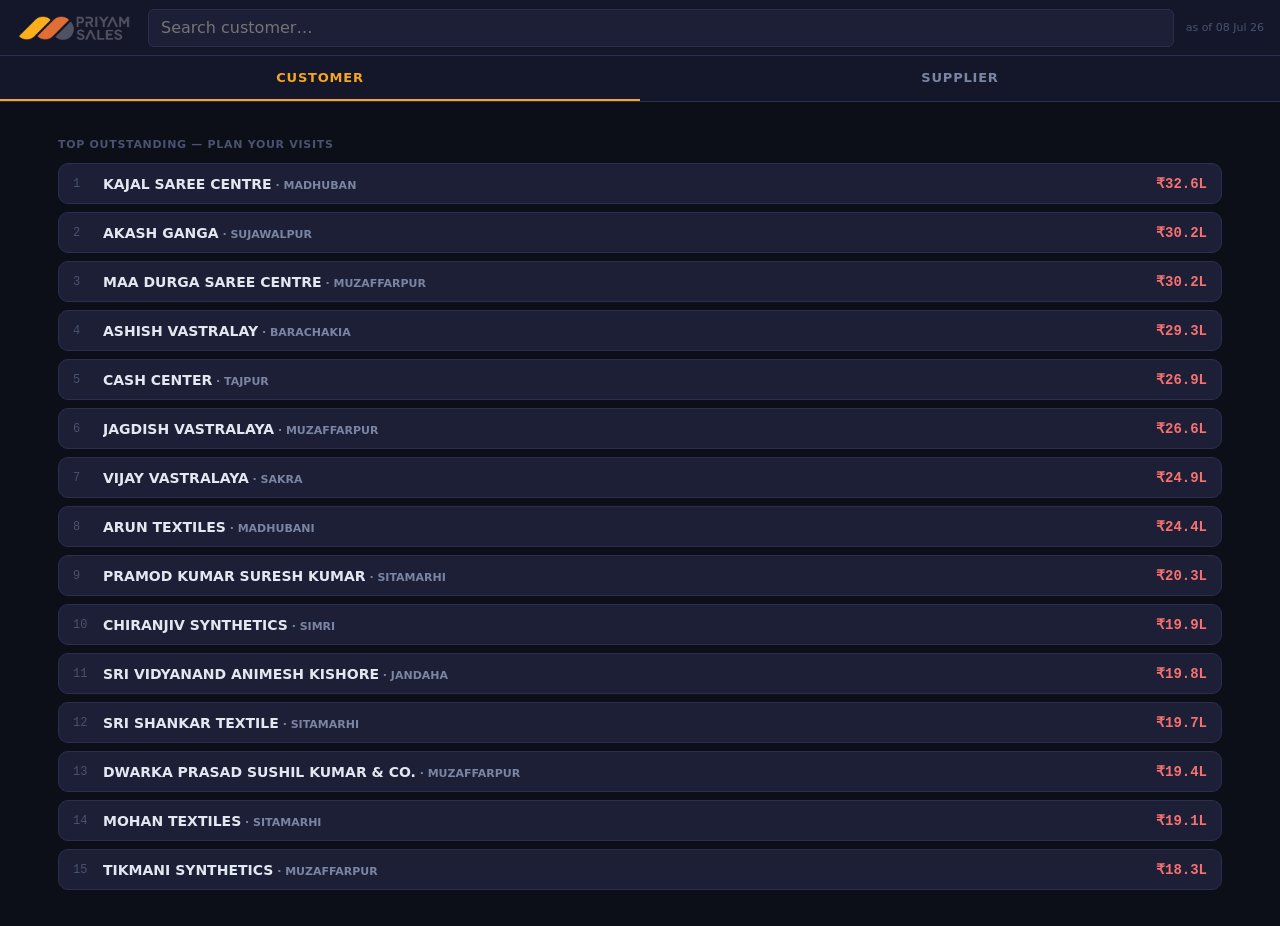
<file: psa_tools/customer-dashboard/psa_dashboard.html>
<!DOCTYPE html>
<html lang="en">
<head>
<meta charset="UTF-8">
<meta name="viewport" content="width=device-width, initial-scale=1.0, viewport-fit=cover">
<title>PSA Dashboard</title>
<style>
*,*::before,*::after{box-sizing:border-box;margin:0;padding:0}
:root{
  --bg:#0d0f18;--surface:#14172a;--surface2:#1c1f35;--surface3:#242844;
  --border:#2a2f50;--border2:#363c62;
  --text:#e2e8f0;--text-dim:#7a85a3;--text-faint:#4a5270;
  --gold:#f5a623;--gold-dim:#c47e0f;--terra:#e8735a;
  --green:#4ade80;--yellow:#fbbf24;--red:#f87171;--blue:#60a5fa;--purple:#a78bfa;
  --radius:10px;--radius-sm:6px;--radius-lg:14px;
  --shadow:0 2px 12px rgba(0,0,0,.4);--transition:150ms ease;
  --font:'Segoe UI',system-ui,sans-serif;--font-mono:'Consolas','Courier New',monospace;
  --header-h:56px;--tab-h:46px;
}
html{font-family:var(--font);background:var(--bg);color:var(--text);font-size:15px;-webkit-text-size-adjust:100%}
body{min-height:100vh;padding-bottom:env(safe-area-inset-bottom)}
a{color:var(--gold)}
button{cursor:pointer;font-family:inherit}
input,select,textarea{font-family:inherit;color:var(--text);background:var(--surface2);border:1px solid var(--border);border-radius:var(--radius-sm)}
input:focus,select:focus,textarea:focus{outline:2px solid var(--gold);outline-offset:1px}
::-webkit-scrollbar{width:6px;height:6px}
::-webkit-scrollbar-track{background:var(--surface)}
::-webkit-scrollbar-thumb{background:var(--border2);border-radius:3px}

#app{display:flex;flex-direction:column;min-height:100vh}
#header{position:sticky;top:0;z-index:100;height:var(--header-h);background:var(--surface);border-bottom:1px solid var(--border);display:flex;align-items:center;gap:12px;padding:0 16px}
#header-logo{height:30px;width:auto;flex-shrink:0;cursor:pointer;display:block}
#header-as-of{font-size:11px;color:var(--text-faint);white-space:nowrap}
#customer-search-wrap{flex:1;min-width:0;position:relative}
#customer-search{width:100%;height:38px;padding:0 36px 0 12px;font-size:16px;border-radius:var(--radius-sm);background:var(--surface2);border:1px solid var(--border);color:var(--text)}
#customer-search-clear{position:absolute;right:8px;top:50%;transform:translateY(-50%);background:none;border:none;color:var(--text-dim);font-size:20px;line-height:1;padding:4px;display:none}
#customer-search-clear.visible{display:block}
#customer-dropdown{position:absolute;top:calc(100% + 4px);left:0;right:0;z-index:200;background:var(--surface2);border:1px solid var(--border2);border-radius:var(--radius);box-shadow:var(--shadow);max-height:340px;overflow-y:auto;display:none}
#customer-dropdown.open{display:block}
.dd-item{padding:11px 14px;cursor:pointer;border-bottom:1px solid var(--border);display:flex;justify-content:space-between;gap:10px;align-items:center}
.dd-item:last-child{border-bottom:none}
.dd-item:hover,.dd-item.selected{background:var(--surface3)}
.dd-item-name{font-size:14px;font-weight:600}
.dd-item-sub{font-size:11px;color:var(--text-dim)}
.dd-item-os{font-size:12px;font-family:var(--font-mono);white-space:nowrap;color:var(--red)}

#tabs{height:var(--tab-h);background:var(--surface);border-bottom:1px solid var(--border);display:flex;position:sticky;top:var(--header-h);z-index:99}
.tab-btn{flex:1;border:none;background:none;color:var(--text-dim);font-size:13px;font-weight:600;letter-spacing:.8px;text-transform:uppercase;border-bottom:2px solid transparent;transition:var(--transition);padding:0}
.tab-btn.active{color:var(--gold);border-bottom-color:var(--gold)}

#content{flex:1;padding:14px;max-width:1200px;margin:0 auto;width:100%}
.tab-panel{display:none}
.tab-panel.active{display:block}

#no-selection{padding:22px 4px}
.home-title{font-size:11px;text-transform:uppercase;letter-spacing:.7px;color:var(--text-faint);font-weight:700;margin:0 0 12px}
#recent-wrap{margin-bottom:26px}
.rc-chips{display:flex;flex-wrap:wrap;gap:8px}
.rc-chip{background:var(--surface2);border:1px solid var(--border2);border-radius:20px;padding:8px 14px;font-size:13px;cursor:pointer;color:var(--text)}
.rc-chip:hover{border-color:var(--gold)}
#top-list{display:flex;flex-direction:column;gap:8px}
.top-row{display:flex;align-items:center;gap:10px;background:var(--surface2);border:1px solid var(--border);border-radius:var(--radius);padding:11px 14px;cursor:pointer}
.top-row:hover{border-color:var(--gold-dim)}
.top-rank{font-size:12px;color:var(--text-faint);font-family:var(--font-mono);width:20px;flex-shrink:0}
.top-name{flex:1;min-width:0;font-size:14px;font-weight:600;white-space:nowrap;overflow:hidden;text-overflow:ellipsis}
.top-city{font-size:11px;color:var(--text-dim)}
.top-os{font-size:14px;font-family:var(--font-mono);font-weight:700;color:var(--red);white-space:nowrap}

#cust-header-card{background:var(--surface2);border:1px solid var(--border);border-radius:var(--radius);padding:14px;margin-bottom:12px}
.ch-top{display:flex;align-items:flex-start;gap:10px;justify-content:space-between}
#cust-name{font-size:19px;font-weight:700;line-height:1.25}
.ch-actions{display:flex;gap:8px;flex-shrink:0}
.icon-btn{width:40px;height:40px;display:inline-flex;align-items:center;justify-content:center;border-radius:var(--radius-sm);background:var(--surface3);border:1px solid var(--border2);color:var(--text);font-size:17px;text-decoration:none}
.icon-btn.gold{background:var(--gold);border-color:var(--gold);color:#1a1200}
.icon-btn.disabled{opacity:.35;pointer-events:none}
#cust-chips{display:flex;flex-wrap:wrap;gap:7px;margin-top:10px}
.cust-chip{font-size:11px;background:var(--surface3);border:1px solid var(--border);border-radius:20px;padding:3px 9px;color:var(--text-dim);white-space:nowrap}
.cust-chip.active-chip{color:var(--gold);border-color:var(--gold-dim)}
#cust-note{width:100%;margin-top:11px;padding:8px 10px;font-size:14px;background:var(--surface);border:1px solid var(--border);border-radius:var(--radius-sm);color:var(--text);resize:vertical;min-height:40px}
#cust-note-meta{font-size:10px;color:var(--text-faint);margin-top:4px;min-height:12px}

#sup-filter-wrap{display:flex;align-items:center;gap:10px;margin-bottom:12px;background:var(--surface2);border:1px solid var(--border);border-radius:var(--radius);padding:10px 12px}
.sfw-label{font-size:10px;font-weight:700;text-transform:uppercase;letter-spacing:.7px;color:var(--text-faint);flex-shrink:0}
#cust-sup-filter{flex:1;min-width:0;height:36px;font-size:15px;background:var(--surface3);border:1px solid var(--border2);color:var(--text);border-radius:var(--radius-sm);padding:0 8px}
#action-grid{display:grid;grid-template-columns:repeat(2,1fr);gap:10px;margin-bottom:12px}
@media(min-width:600px){#action-grid{grid-template-columns:repeat(4,1fr)}}
.acard{background:var(--surface2);border:1px solid var(--border);border-radius:var(--radius);padding:13px}
.acard .lbl{font-size:10px;font-weight:700;text-transform:uppercase;letter-spacing:.7px;color:var(--text-faint)}
.acard .val{font-size:21px;font-weight:700;font-family:var(--font-mono);line-height:1.1;margin-top:5px}
.acard .sub{font-size:11px;color:var(--text-dim);margin-top:3px}
.acard.danger{border-color:rgba(248,113,113,.4)}
.acard.danger .val{color:var(--red)}
.acard.gold .val{color:var(--gold)}
.acard.blue .val{color:var(--blue)}
.acard.green .val{color:var(--green)}

#split-wrap{background:var(--surface2);border:1px solid var(--border);border-radius:var(--radius);padding:13px 14px;margin-bottom:16px}
.split-title{font-size:11px;font-weight:700;text-transform:uppercase;letter-spacing:.7px;color:var(--text-faint);margin-bottom:10px}
#split-bar{height:10px;border-radius:5px;overflow:hidden;display:flex;background:var(--surface3);margin-bottom:10px}
#overdue-days{background:var(--surface3);border:1px solid var(--border2);color:var(--text);border-radius:4px;padding:2px 4px;font-size:12px}
#split-legend{display:flex;flex-wrap:wrap;gap:8px 16px}
.sl{display:flex;align-items:center;gap:6px;font-size:11px}
.sl .dot{width:8px;height:8px;border-radius:50%;flex-shrink:0}
.sl .lab{color:var(--text-dim)}
.sl .amt{font-family:var(--font-mono);font-weight:600}

.section{margin-bottom:16px}
.section-header{display:flex;align-items:center;justify-content:space-between;gap:8px;padding:12px 14px;background:var(--surface2);border:1px solid var(--border);border-radius:var(--radius) var(--radius) 0 0;cursor:pointer;user-select:none}
.section-header.collapsed{border-radius:var(--radius)}
.section-title{font-size:13px;font-weight:700;text-transform:uppercase;letter-spacing:.6px;color:var(--text)}
.section-meta{font-size:12px;color:var(--text-dim);margin-left:auto;font-family:var(--font-mono)}
.section-chevron{font-size:12px;color:var(--text-faint);transition:var(--transition)}
.section-header.collapsed .section-chevron{transform:rotate(-90deg)}
.section-body{background:var(--surface);border:1px solid var(--border);border-top:none;border-radius:0 0 var(--radius) var(--radius);overflow:hidden}

.table-wrap{overflow-x:auto;-webkit-overflow-scrolling:touch}
table{width:100%;border-collapse:collapse;font-size:13px}
th{padding:9px 12px;text-align:left;font-size:10px;font-weight:700;text-transform:uppercase;letter-spacing:.6px;color:var(--text-faint);background:var(--surface2);border-bottom:1px solid var(--border);white-space:nowrap}
td{padding:10px 12px;border-bottom:1px solid var(--border);vertical-align:top;line-height:1.4}
tr:last-child td{border-bottom:none}
tr.expandable-row{cursor:pointer}
tr.expandable-row:hover td{background:var(--surface2)}
tr.detail-row td{background:var(--surface2);padding:0}
tr.detail-row{display:none}
tr.detail-row.open{display:table-row}
.num{text-align:right;font-family:var(--font-mono);white-space:nowrap}
.badge{display:inline-block;font-size:11px;font-weight:700;padding:2px 8px;border-radius:20px;white-space:nowrap}
.b-over{background:rgba(248,113,113,.16);color:var(--red)}
.b-due{background:rgba(251,191,36,.16);color:var(--yellow)}
.b-ok{background:rgba(74,222,128,.14);color:var(--green)}
.b-unk{background:rgba(122,133,163,.16);color:var(--text-dim)}
.tag{display:inline-block;font-size:10px;font-weight:700;text-transform:uppercase;letter-spacing:.5px;padding:2px 7px;border-radius:4px}
.tag-red{background:rgba(248,113,113,.15);color:var(--red)}
.tag-green{background:rgba(74,222,128,.12);color:var(--green)}
.tag-gold{background:rgba(245,166,35,.12);color:var(--gold)}
.tag-gray{background:rgba(122,133,163,.12);color:var(--text-dim)}
.bill-detail{padding:10px 14px}
.bill-detail-grid{display:grid;grid-template-columns:repeat(auto-fill,minmax(150px,1fr));gap:8px;margin-bottom:10px}
.bill-detail-field{font-size:12px}
.bill-detail-field span:first-child{color:var(--text-faint);display:block;font-size:10px;text-transform:uppercase;letter-spacing:.5px}
.bill-items-table table{font-size:12px}
.bill-items-table table th{font-size:9px}
.expand-icon{color:var(--text-faint);font-size:12px;transition:var(--transition);margin-right:2px}
tr.expandable-row.expanded .expand-icon{transform:rotate(90deg)}
.empty{padding:26px;text-align:center;color:var(--text-faint);font-size:13px}
.ledger-balance{font-family:var(--font-mono);font-weight:600}

#ana-body{padding:14px}
.ana-stats{display:grid;grid-template-columns:repeat(2,1fr);gap:10px;margin-bottom:16px}
@media(min-width:600px){.ana-stats{grid-template-columns:repeat(4,1fr)}}
.ana-stat{background:var(--surface2);border:1px solid var(--border);border-radius:var(--radius-sm);padding:10px}
.ana-stat .l{font-size:10px;text-transform:uppercase;letter-spacing:.6px;color:var(--text-faint);font-weight:700}
.ana-stat .v{font-size:16px;font-weight:700;font-family:var(--font-mono);margin-top:4px}
.ana-sub{font-size:11px;font-weight:700;text-transform:uppercase;letter-spacing:.6px;color:var(--text-faint);margin:6px 0 8px}
#trend-chart{width:100%;overflow:hidden;margin-bottom:16px}
.chart-bar-label{font-size:9px;fill:var(--text-faint)}
.chart-bar-value{font-size:9px;fill:var(--text-dim)}

#supplier-select{width:100%;padding:11px 12px;font-size:16px;border-radius:var(--radius-sm);background:var(--surface2);border:1px solid var(--border);color:var(--text);margin-bottom:16px}
#sup-info-card{background:var(--surface2);border:1px solid var(--border);border-radius:var(--radius);padding:14px;margin-bottom:14px;display:none}
#sup-kpi-row{display:grid;grid-template-columns:repeat(2,1fr);gap:10px;margin-bottom:16px}
@media(min-width:480px){#sup-kpi-row{grid-template-columns:repeat(3,1fr)}}
.kpi{background:var(--surface2);border:1px solid var(--border);border-radius:var(--radius);padding:13px}
.kpi-label{font-size:10px;font-weight:700;text-transform:uppercase;letter-spacing:.8px;color:var(--text-faint)}
.kpi-value{font-size:20px;font-weight:700;font-family:var(--font-mono);margin-top:4px}
.kpi-sub{font-size:11px;color:var(--text-dim);margin-top:3px}

#modal{position:fixed;inset:0;background:rgba(0,0,0,.6);z-index:500;display:none;align-items:flex-end;justify-content:center}
#modal.open{display:flex}
#modal-card{background:var(--surface);border:1px solid var(--border2);border-radius:16px 16px 0 0;width:100%;max-width:560px;padding:16px;max-height:88vh;display:flex;flex-direction:column}
@media(min-width:560px){#modal{align-items:center;padding:16px}#modal-card{border-radius:16px}}
#modal-head{display:flex;justify-content:space-between;align-items:center;margin-bottom:10px}
#modal-title{font-size:15px;font-weight:700}
#modal-close{background:none;border:none;color:var(--text-dim);font-size:22px;line-height:1}
#modal-text{width:100%;flex:1;min-height:230px;background:var(--surface2);border:1px solid var(--border);border-radius:var(--radius-sm);color:var(--text);font-size:13px;padding:11px;font-family:var(--font-mono);resize:none;line-height:1.5}
#modal-actions{display:flex;gap:8px;margin-top:12px}
.btn{flex:1;height:44px;border-radius:var(--radius-sm);font-size:14px;font-weight:600;border:1px solid var(--border2);background:var(--surface3);color:var(--text);display:inline-flex;align-items:center;justify-content:center;gap:7px}
.btn.primary{background:var(--gold);border-color:var(--gold);color:#1a1200}
.btn.wa{background:#25d366;border-color:#25d366;color:#04210f}

#loading{position:fixed;inset:0;background:var(--bg);z-index:999;display:flex;flex-direction:column;align-items:center;justify-content:center;gap:12px}
#loading-text{color:var(--text-dim);font-size:14px;padding:0 20px;text-align:center}
.spinner{width:32px;height:32px;border:3px solid var(--surface3);border-top-color:var(--gold);border-radius:50%;animation:spin .7s linear infinite}
@keyframes spin{to{transform:rotate(360deg)}}
@media(max-width:480px){#header{padding:0 10px;gap:8px}#header-logo{font-size:14px}#content{padding:10px}th,td{padding:8px 10px}.acard .val{font-size:19px}}
</style>
</head>
<body>

<div id="loading"><div class="spinner"></div><div id="loading-text">Loading data…</div></div>

<div id="app" style="display:none">
  <header id="header">
    <img id="header-logo" src="psa-logo.png" alt="PSA — home" title="Home" onclick="goHome()">
    <div id="customer-search-wrap">
      <input type="search" id="customer-search" placeholder="Search customer…" autocomplete="off" autocorrect="off">
      <button id="customer-search-clear" title="Clear">×</button>
      <div id="customer-dropdown"></div>
    </div>
    <div id="header-as-of"></div>
  </header>

  <nav id="tabs">
    <button class="tab-btn active" data-tab="customer">Customer</button>
    <button class="tab-btn" data-tab="supplier">Supplier</button>
  </nav>

  <main id="content">
    <div id="tab-customer" class="tab-panel active">
      <div id="no-selection">
        <div id="recent-wrap" style="display:none">
          <div class="home-title">Recent</div>
          <div class="rc-chips" id="recent-chips"></div>
        </div>
        <div>
          <div class="home-title">Top outstanding — plan your visits</div>
          <div id="top-list"></div>
        </div>
      </div>

      <div id="customer-view" style="display:none">
        <div id="cust-header-card">
          <div class="ch-top">
            <div id="cust-name"></div>
            <div class="ch-actions">
              <a id="cust-call" class="icon-btn" title="Call">📞</a>
              <button id="cust-share" class="icon-btn gold" title="Share statement">↗</button>
            </div>
          </div>
          <div id="cust-chips"></div>
          <textarea id="cust-note" placeholder="Follow-up note (saved on this phone)…" rows="1"></textarea>
          <div id="cust-note-meta"></div>
        </div>

        <div id="sup-filter-wrap">
          <span class="sfw-label">Supplier</span>
          <select id="cust-sup-filter"></select>
        </div>
        <div id="action-grid"></div>
        <div id="split-wrap">
          <div class="split-title" style="display:flex;justify-content:space-between;align-items:center;gap:8px">
            <span>Ageing — by invoice date</span>
            <span style="text-transform:none;letter-spacing:0;font-weight:400;color:var(--text-dim)">chase after
              <select id="overdue-days"><option>30</option><option>45</option><option>60</option><option>75</option><option>90</option></select> d</span>
          </div>
          <div id="split-bar"></div>
          <div id="split-legend"></div>
        </div>

        <div class="section" id="sec-outstanding">
          <div class="section-header" onclick="toggleSection('outstanding')">
            <span class="section-title">Outstanding Bills</span>
            <span class="section-meta" id="sec-outstanding-meta"></span>
            <span class="section-chevron">▾</span>
          </div>
          <div class="section-body" id="sec-outstanding-body"><div class="table-wrap"><table id="tbl-outstanding"></table></div></div>
        </div>

        <div class="section" id="sec-orders">
          <div class="section-header" onclick="toggleSection('orders')">
            <span class="section-title">Pending Orders</span>
            <span class="section-meta" id="sec-orders-meta"></span>
            <span class="section-chevron">▾</span>
          </div>
          <div class="section-body" id="sec-orders-body"><div class="table-wrap"><table id="tbl-orders"></table></div></div>
        </div>

        <div class="section" id="sec-dispatch">
          <div class="section-header collapsed" onclick="toggleSection('dispatch')">
            <span class="section-title">Dispatch History</span>
            <span class="section-meta" id="sec-dispatch-meta"></span>
            <span class="section-chevron">▾</span>
          </div>
          <div class="section-body" id="sec-dispatch-body" style="display:none"><div class="table-wrap"><table id="tbl-dispatch"></table></div></div>
        </div>

        <div class="section" id="sec-payments">
          <div class="section-header collapsed" onclick="toggleSection('payments')">
            <span class="section-title">Payment History</span>
            <span class="section-meta" id="sec-payments-meta"></span>
            <span class="section-chevron">▾</span>
          </div>
          <div class="section-body" id="sec-payments-body" style="display:none"><div class="table-wrap"><table id="tbl-payments"></table></div></div>
        </div>

        <div class="section" id="sec-ledger">
          <div class="section-header collapsed" onclick="toggleSection('ledger')">
            <span class="section-title">Ledger</span>
            <span class="section-meta" id="sec-ledger-meta"></span>
            <span class="section-chevron">▾</span>
          </div>
          <div class="section-body" id="sec-ledger-body" style="display:none"><div class="table-wrap"><table id="tbl-ledger"></table></div></div>
        </div>

        <div class="section" id="sec-analytics">
          <div class="section-header collapsed" onclick="toggleSection('analytics')">
            <span class="section-title">Analytics</span>
            <span class="section-meta" id="sec-analytics-meta"></span>
            <span class="section-chevron">▾</span>
          </div>
          <div class="section-body" id="sec-analytics-body" style="display:none">
            <div id="ana-body">
              <div class="ana-stats" id="ana-stats"></div>
              <div class="ana-sub">Monthly business</div>
              <div id="trend-chart"></div>
              <div class="ana-sub">Top items bought</div>
              <div class="table-wrap"><table id="tbl-topitems"></table></div>
            </div>
          </div>
        </div>

        <div class="section" id="sec-returns">
          <div class="section-header collapsed" onclick="toggleSection('returns')">
            <span class="section-title">Returns / Damage</span>
            <span class="section-meta" id="sec-returns-meta"></span>
            <span class="section-chevron">▾</span>
          </div>
          <div class="section-body" id="sec-returns-body" style="display:none"><div class="table-wrap"><table id="tbl-returns"></table></div></div>
        </div>
      </div>
    </div>

    <div id="tab-supplier" class="tab-panel">
      <select id="supplier-select"><option value="">— Select Supplier —</option></select>
      <div id="sup-info-card">
        <div id="sup-name" style="font-size:18px;font-weight:700;margin-bottom:6px"></div>
        <div id="sup-chips" style="display:flex;flex-wrap:wrap;gap:7px"></div>
      </div>
      <div id="sup-kpi-row" style="display:none">
        <div class="kpi"><div class="kpi-label">Total Outstanding</div><div class="kpi-value" id="sup-kpi-os" style="color:var(--red)"></div><div class="kpi-sub" id="sup-kpi-os-sub"></div></div>
        <div class="kpi"><div class="kpi-label">Total Business</div><div class="kpi-value" id="sup-kpi-total" style="color:var(--gold)"></div><div class="kpi-sub" id="sup-kpi-total-sub"></div></div>
        <div class="kpi"><div class="kpi-label">Active Customers</div><div class="kpi-value" id="sup-kpi-cust" style="color:var(--blue)"></div><div class="kpi-sub">with transactions</div></div>
      </div>
      <div class="section" id="sec-sup-customers">
        <div class="section-header" onclick="toggleSection('sup-customers')">
          <span class="section-title">Customers — Outstanding First</span>
          <span class="section-meta" id="sec-sup-customers-meta"></span>
          <span class="section-chevron">▾</span>
        </div>
        <div class="section-body" id="sec-sup-customers-body"><div class="table-wrap"><table id="tbl-sup-customers"></table></div></div>
      </div>
    </div>
  </main>
</div>

<div id="modal">
  <div id="modal-card">
    <div id="modal-head"><div id="modal-title">Statement</div><button id="modal-close">×</button></div>
    <textarea id="modal-text" spellcheck="false"></textarea>
    <div id="modal-actions">
      <button class="btn primary" id="modal-copy">Copy</button>
      <button class="btn wa" id="modal-wa">WhatsApp</button>
    </div>
  </div>
</div>

<script src="dashboard_data.js"></script>
<script>
'use strict';
let DATA, currentCustomer=null, currentSupplier=null, currentSupplierFilter='', sortedCustomers=[];
let overdueDays=60;
const DAY=86400000;

const fmt={
  inr(v){ return v==null?'—':'₹'+Math.round(Math.abs(v)).toLocaleString('en-IN') },
  inrK(v){ if(v==null)return '—'; const a=Math.abs(v);
    if(a>=1e7)return '₹'+(a/1e7).toFixed(2)+'Cr';
    if(a>=1e5)return '₹'+(a/1e5).toFixed(1)+'L';
    if(a>=1e3)return '₹'+(a/1e3).toFixed(1)+'K';
    return '₹'+Math.round(a).toLocaleString('en-IN'); },
  date(s){ if(!s)return '—'; const d=new Date(s); return isNaN(d)?s:d.toLocaleDateString('en-IN',{day:'2-digit',month:'short',year:'2-digit'}) },
  monthLabel(s){ if(!s||s.length<7)return s; const [y,m]=s.split('-'); const mn=['Jan','Feb','Mar','Apr','May','Jun','Jul','Aug','Sep','Oct','Nov','Dec']; return (mn[+m-1]||m)+' '+y.slice(2) },
  num(v,d=0){ return (v??0).toLocaleString('en-IN',{maximumFractionDigits:d}) },
};
function esc(s){ return s?String(s).replace(/&/g,'&amp;').replace(/</g,'&lt;').replace(/>/g,'&gt;').replace(/"/g,'&quot;'):'' }
function LSget(k,d){ try{ const v=JSON.parse(localStorage.getItem(k)); return v==null?d:v; }catch(e){ return d } }
function LSset(k,v){ try{ localStorage.setItem(k,JSON.stringify(v)) }catch(e){} }
function digits(s){ return String(s||'').replace(/\D/g,'') }
function today0(){ const d=new Date(); d.setHours(0,0,0,0); return d }
function pdate(s){ if(!s)return null; const d=new Date(s); if(isNaN(d))return null; d.setHours(0,0,0,0); return d }
function daysFrom(from,to){ return Math.floor((to-from)/DAY) }

function classify(bill){
  const inv = pdate(bill.inv_dt)||pdate(bill.entry_dt);
  const age = inv ? daysFrom(inv, today0()) : null;
  let status='unknown';
  if(age!=null) status = age>overdueDays ? 'overdue' : (age>overdueDays-15 ? 'due_soon' : 'recent');
  return {age, status};
}
function statusBadge(c){
  if(c.age==null) return '<span class="badge b-unk">—</span>';
  const cls = c.status==='overdue' ? 'b-over' : c.status==='due_soon' ? 'b-due' : 'b-ok';
  return `<span class="badge ${cls}">${c.age}d</span>`;
}
function rankOf(c){ return c.age==null ? -1 : c.age; }

window.addEventListener('DOMContentLoaded', ()=>setTimeout(init,50));

function init(){
  if(typeof window.PSA_DATA==='undefined'){
    document.getElementById('loading-text').textContent='ERROR: dashboard_data.js not found. Run generate_data.py first.';
    return;
  }
  DATA=window.PSA_DATA;
  overdueDays=LSget('psa_dash_overdue_days',60);
  document.getElementById('header-as-of').textContent='as of '+fmt.date(DATA.meta.data_as_of);
  sortedCustomers=Object.values(DATA.customers).sort((a,b)=>a.info.name.localeCompare(b.info.name));

  buildSupplierSelect();
  renderHome();

  document.querySelectorAll('.tab-btn').forEach(btn=>{
    btn.addEventListener('click',()=>{
      document.querySelectorAll('.tab-btn').forEach(b=>b.classList.remove('active'));
      document.querySelectorAll('.tab-panel').forEach(p=>p.classList.remove('active'));
      btn.classList.add('active');
      document.getElementById('tab-'+btn.dataset.tab).classList.add('active');
    });
  });

  const si=document.getElementById('customer-search'), cb=document.getElementById('customer-search-clear'), dd=document.getElementById('customer-dropdown');
  si.addEventListener('input',()=>{ filterDropdown(si.value); cb.classList.toggle('visible',si.value.length>0); });
  si.addEventListener('focus',()=>filterDropdown(si.value));
  cb.addEventListener('click',()=>{ si.value=''; cb.classList.remove('visible'); dd.classList.remove('open'); si.focus(); });
  document.addEventListener('click',e=>{ if(!e.target.closest('#customer-search-wrap')) dd.classList.remove('open'); });

  document.getElementById('supplier-select').addEventListener('change',e=>renderSupplierView(e.target.value));
  document.getElementById('cust-share').addEventListener('click',shareStatement);

  const note=document.getElementById('cust-note');
  let noteT;
  note.addEventListener('input',()=>{ clearTimeout(noteT); noteT=setTimeout(saveNote,400); });

  const od=document.getElementById('overdue-days');
  od.value=overdueDays;
  od.addEventListener('change',()=>{ overdueDays=+od.value; LSset('psa_dash_overdue_days',overdueDays); if(currentCustomer) renderCustomerView(currentCustomer); });

  document.getElementById('cust-sup-filter').addEventListener('change',e=>{ currentSupplierFilter=e.target.value; if(currentCustomer) renderCustomerView(currentCustomer); });

  document.getElementById('modal-close').addEventListener('click',closeModal);
  document.getElementById('modal').addEventListener('click',e=>{ if(e.target.id==='modal') closeModal(); });
  document.getElementById('modal-copy').addEventListener('click',copyModal);
  document.getElementById('modal-wa').addEventListener('click',waModal);

  document.getElementById('loading').style.display='none';
  document.getElementById('app').style.display='flex';
}

function filterDropdown(query){
  const dd=document.getElementById('customer-dropdown');
  const q=query.trim().toLowerCase();
  const matches=(q?sortedCustomers.filter(c=>c.info.name.toLowerCase().includes(q)||c.info.code.toLowerCase().includes(q)||(c.info.city||'').toLowerCase().includes(q)):sortedCustomers).slice(0,40);
  dd.innerHTML = matches.length ? matches.map(c=>`
    <div class="dd-item" onclick="selectCustomer('${esc(c.info.code)}')">
      <div><div class="dd-item-name">${esc(c.info.name)}</div><div class="dd-item-sub">${esc(c.info.city)||esc(c.info.code)}</div></div>
      ${c.summary.outstanding_amt>0?`<div class="dd-item-os">${fmt.inrK(c.summary.outstanding_amt)}</div>`:''}
    </div>`).join('') : '<div class="empty">No customers found</div>';
  dd.classList.add('open');
}

function renderHome(){
  const recents=LSget('psa_dash_recent',[]).map(code=>DATA.customers[code]).filter(Boolean);
  const rw=document.getElementById('recent-wrap');
  if(recents.length){
    rw.style.display='block';
    document.getElementById('recent-chips').innerHTML=recents.map(c=>`<div class="rc-chip" onclick="selectCustomer('${esc(c.info.code)}')">${esc(c.info.name)}</div>`).join('');
  } else rw.style.display='none';

  const top=Object.values(DATA.customers).filter(c=>c.summary.outstanding_amt>0)
    .sort((a,b)=>b.summary.outstanding_amt-a.summary.outstanding_amt).slice(0,15);
  document.getElementById('top-list').innerHTML=top.map((c,i)=>`
    <div class="top-row" onclick="selectCustomer('${esc(c.info.code)}')">
      <div class="top-rank">${i+1}</div>
      <div class="top-name">${esc(c.info.name)}<span class="top-city"> · ${esc(c.info.city)}</span></div>
      <div class="top-os">${fmt.inrK(c.summary.outstanding_amt)}</div>
    </div>`).join('') || '<div class="empty">No outstanding customers</div>';
}

function selectCustomer(code){
  document.getElementById('customer-dropdown').classList.remove('open');
  const cust=DATA.customers[code]; if(!cust) return;
  document.getElementById('customer-search').value=cust.info.name;
  document.getElementById('customer-search-clear').classList.add('visible');
  currentCustomer=cust;
  currentSupplierFilter='';
  let r=LSget('psa_dash_recent',[]); r=[code,...r.filter(c=>c!==code)].slice(0,8); LSset('psa_dash_recent',r);
  renderCustomerView(cust);
  document.querySelectorAll('.tab-btn').forEach(b=>b.classList.remove('active'));
  document.querySelectorAll('.tab-panel').forEach(p=>p.classList.remove('active'));
  document.querySelector('.tab-btn[data-tab="customer"]').classList.add('active');
  document.getElementById('tab-customer').classList.add('active');
  window.scrollTo(0,0);
}

function toggleSection(id){
  const h=document.querySelector(`#sec-${id} .section-header`), b=document.getElementById(`sec-${id}-body`);
  if(!h||!b) return;
  const collapsed=h.classList.contains('collapsed');
  h.classList.toggle('collapsed',!collapsed);
  b.style.display=collapsed?'':'none';
}

function supName(code){ const s=DATA.suppliers[code]; return s?s.info.name:(code||'—'); }

function custSuppliers(cust){
  const os={}, seen={};
  cust.outstanding_bills.forEach(b=>{ os[b.supplier]=(os[b.supplier]||0)+b.nett; seen[b.supplier]=1; });
  cust.settled_bills.forEach(b=>{ if(b.supplier) seen[b.supplier]=1; });
  cust.orders.forEach(o=>{ if(o.supplier) seen[o.supplier]=1; });
  return Object.keys(seen).filter(Boolean).map(code=>({code,name:supName(code),os:os[code]||0}))
    .sort((a,b)=>b.os-a.os || a.name.localeCompare(b.name));
}

function monthlyTrend(bills){
  const m={};
  bills.forEach(b=>{ const dt=b.inv_dt||b.entry_dt; if(dt&&dt.length>=7){ const k=dt.slice(0,7); m[k]=(m[k]||0)+b.nett; } });
  return Object.keys(m).sort().slice(-15).map(k=>({month:k,amount:m[k]}));
}

function goHome(){
  currentCustomer=null; currentSupplierFilter='';
  const si=document.getElementById('customer-search');
  si.value=''; document.getElementById('customer-search-clear').classList.remove('visible');
  document.getElementById('customer-dropdown').classList.remove('open');
  document.getElementById('customer-view').style.display='none';
  document.getElementById('no-selection').style.display='block';
  document.querySelectorAll('.tab-btn').forEach(b=>b.classList.remove('active'));
  document.querySelectorAll('.tab-panel').forEach(p=>p.classList.remove('active'));
  document.querySelector('.tab-btn[data-tab="customer"]').classList.add('active');
  document.getElementById('tab-customer').classList.add('active');
  renderHome();
  window.scrollTo(0,0);
}

function renderCustomerView(cust){
  document.getElementById('no-selection').style.display='none';
  document.getElementById('customer-view').style.display='block';
  const info=cust.info;

  document.getElementById('cust-name').textContent=info.name;
  const chips=[];
  if(info.city) chips.push(`<span class="cust-chip">${esc(info.city)}</span>`);
  if(info.mobile) chips.push(`<span class="cust-chip">📞 ${esc(info.mobile)}</span>`);
  if(info.gstno) chips.push(`<span class="cust-chip">GST ${esc(info.gstno)}</span>`);
  if(info.remarks) chips.push(`<span class="cust-chip">${esc(info.remarks)}</span>`);
  document.getElementById('cust-chips').innerHTML=chips.join('');

  const callBtn=document.getElementById('cust-call'), mob=digits(info.mobile);
  if(mob){ callBtn.href='tel:'+mob; callBtn.classList.remove('disabled'); }
  else callBtn.classList.add('disabled');

  const note=document.getElementById('cust-note'), saved=LSget('psa_dash_note_'+info.code,null);
  note.value=saved?saved.t:''; updateNoteMeta(saved);

  const sups=custSuppliers(cust);
  if(currentSupplierFilter && !sups.some(s=>s.code===currentSupplierFilter)) currentSupplierFilter='';
  document.getElementById('cust-sup-filter').innerHTML='<option value="">All suppliers</option>'+
    sups.map(s=>`<option value="${esc(s.code)}"${s.code===currentSupplierFilter?' selected':''}>${esc(s.name)}${s.os>0?' — '+fmt.inrK(s.os):''}</option>`).join('');

  const f=currentSupplierFilter;
  const os      = f? cust.outstanding_bills.filter(b=>b.supplier===f):cust.outstanding_bills;
  const settled = f? cust.settled_bills.filter(b=>b.supplier===f):cust.settled_bills;
  const orders  = f? cust.orders.filter(o=>o.supplier===f):cust.orders;
  const payments= f? cust.payments.filter(p=>p.supplier===f):cust.payments;
  const ledger  = f? cust.ledger.filter(e=>e.supplier===f):cust.ledger;
  const returns = f? cust.returns.filter(r=>r.supplier===f):cust.returns;

  const cls=os.map(b=>({b,c:classify(b)}));
  let overdueAmt=0,overdueCount=0;
  const bk={a:0,b:0,c:0,d:0};
  cls.forEach(({b,c})=>{
    if(c.status==='overdue'){overdueAmt+=b.nett;overdueCount++;}
    const a=c.age||0;
    if(a<=30)bk.a+=b.nett; else if(a<=60)bk.b+=b.nett; else if(a<=90)bk.c+=b.nett; else bk.d+=b.nett;
  });
  const totalOut=os.reduce((s,b)=>s+b.nett,0), count=os.length;

  let pendBales=0; const pend=orders.filter(o=>o.has_pending);
  pend.forEach(o=>o.pending_lines.forEach(l=>pendBales+=l.pending||0));
  const lastPay=payments[0];

  document.getElementById('action-grid').innerHTML=`
    <div class="acard danger"><div class="lbl">Overdue &gt;${overdueDays}d</div><div class="val">${fmt.inrK(overdueAmt)}</div><div class="sub">${overdueCount} of ${count} bills</div></div>
    <div class="acard gold"><div class="lbl">Outstanding</div><div class="val">${fmt.inrK(totalOut)}</div><div class="sub">${count} bills total</div></div>
    <div class="acard blue"><div class="lbl">Pending orders</div><div class="val">${pend.length}</div><div class="sub">${fmt.num(pendBales,0)} bales pending</div></div>
    <div class="acard green"><div class="lbl">Last payment</div><div class="val">${lastPay?fmt.inrK(lastPay.paid_amt):'—'}</div><div class="sub">${lastPay?fmt.date(lastPay.paid_dt):'no record'}</div></div>`;

  renderSplitBar(bk);

  cls.sort((x,y)=>rankOf(y.c)-rankOf(x.c));
  const totalBusiness=totalOut+settled.reduce((s,b)=>s+b.nett,0);
  document.getElementById('sec-outstanding-meta').textContent=(overdueCount?fmt.inrK(overdueAmt)+' overdue · ':'')+fmt.inrK(totalOut);
  document.getElementById('sec-orders-meta').textContent=pend.length?pend.length+' · '+fmt.num(pendBales,0)+' bales':'none';
  document.getElementById('sec-dispatch-meta').textContent=settled.length+' bills';
  document.getElementById('sec-payments-meta').textContent=payments.length+' payments';
  document.getElementById('sec-ledger-meta').textContent=ledger.length+' entries';
  document.getElementById('sec-analytics-meta').textContent=fmt.inrK(totalBusiness)+' business';
  document.getElementById('sec-returns-meta').textContent=returns.length+' returns';

  renderCollections(cls);
  renderOrders(orders);
  renderDispatch(settled);
  renderPayments(payments);
  renderLedger(ledger);
  renderAnalytics(os,settled,orders,payments);
  renderReturns(returns);

  ['dispatch','payments','ledger','returns'].forEach(id=>{
    document.querySelector(`#sec-${id} .section-header`).classList.add('collapsed');
    document.getElementById(`sec-${id}-body`).style.display='none';
  });
  ['outstanding','orders','analytics'].forEach(id=>{
    document.querySelector(`#sec-${id} .section-header`).classList.remove('collapsed');
    document.getElementById(`sec-${id}-body`).style.display='';
  });
}

function renderSplitBar(bk){
  const segs=[['#4ade80','0–30 days',bk.a],['#f5a623','31–60 days',bk.b],['#a78bfa','61–90 days',bk.c],['#f87171','90+ days',bk.d]];
  const total=bk.a+bk.b+bk.c+bk.d||1;
  document.getElementById('split-bar').innerHTML=segs.map(([c,,v])=>v>0?`<div style="width:${v/total*100}%;background:${c}"></div>`:'').join('');
  document.getElementById('split-legend').innerHTML=segs.filter(s=>s[2]>0).map(([c,l,v])=>`
    <div class="sl"><div class="dot" style="background:${c}"></div><span class="lab">${l}</span><span class="amt">${fmt.inrK(v)}</span></div>`).join('');
}

function renderCollections(cls){
  const tbl=document.getElementById('tbl-outstanding');
  if(!cls.length){ tbl.innerHTML='<tr><td class="empty">No outstanding bills — fully paid up</td></tr>'; return; }
  let html='<thead><tr><th></th><th>Bill</th><th>Date</th><th>Supplier</th><th class="num">Amount</th><th>Status</th></tr></thead><tbody>';
  cls.forEach(({b,c},i)=>{
    const id='os-'+i;
    html+=`<tr class="expandable-row" id="${id}" onclick="toggleBillDetail('${id}')">
      <td><span class="expand-icon">▶</span></td>
      <td><strong>${esc(b.inv_no)}</strong></td>
      <td>${fmt.date(b.inv_dt)}</td>
      <td>${esc(supName(b.supplier))}</td>
      <td class="num">${fmt.inr(b.nett)}</td>
      <td>${statusBadge(c)}</td>
    </tr>
    <tr class="detail-row" id="${id}-detail"><td colspan="6">${buildBillDetail(b)}</td></tr>`;
  });
  tbl.innerHTML=html+'</tbody>';
}

function toggleBillDetail(id){
  const row=document.getElementById(id), det=document.getElementById(id+'-detail');
  if(!row||!det) return;
  row.classList.toggle('expanded', det.classList.toggle('open'));
}

function buildBillDetail(b){
  const f=[['Invoice',b.inv_no],['Invoice date',fmt.date(b.inv_dt)],['Due date',fmt.date(b.due_dt)],['Supplier',supName(b.supplier)],['Destination',b.dest||'—'],['Transport',b.transport||'—'],['LR no',b.lr_no||'—'],['Bales',b.bales||'—'],['Taxable',fmt.inr(b.taxable)],['IGST',fmt.inr(b.igst)],['Net',fmt.inr(b.nett)]].filter(x=>x[1]&&x[1]!=='—'&&x[1]!=='₹0');
  let h=`<div class="bill-detail"><div class="bill-detail-grid">${f.map(([l,v])=>`<div class="bill-detail-field"><span>${esc(l)}</span>${esc(String(v))}</div>`).join('')}</div>`;
  if(b.lines&&b.lines.length){
    h+=`<div class="bill-items-table"><table><thead><tr><th>Item</th><th>Group</th><th class="num">Mtrs</th><th class="num">Rate</th><th class="num">Amount</th></tr></thead><tbody>
      ${b.lines.map(l=>`<tr><td>${esc(l.item_name)}</td><td style="color:var(--text-dim)">${esc(l.group)}</td><td class="num">${fmt.num(l.metres,1)}</td><td class="num">${fmt.inr(l.rate)}</td><td class="num">${fmt.inr(l.amount)}</td></tr>`).join('')}
    </tbody></table></div>`;
  }
  return h+'</div>';
}

function renderOrders(orders){
  const tbl=document.getElementById('tbl-orders');
  const pend=orders.filter(o=>o.has_pending);
  if(!pend.length){ tbl.innerHTML='<tr><td class="empty">No pending orders</td></tr>'; return; }
  let html='<thead><tr><th></th><th>Order</th><th>Date</th><th>Supplier</th><th class="num">Pending</th></tr></thead><tbody>';
  pend.forEach((o,i)=>{
    const id='ord-'+i;
    let bales=0; o.pending_lines.forEach(l=>bales+=l.pending||0);
    const lines=o.pending_lines.map(l=>`<tr><td>${esc(l.item_name)}</td><td style="color:var(--text-dim)">${esc(l.group)}</td><td class="num">${fmt.num(l.ordered,1)}</td><td class="num" style="color:var(--green)">${fmt.num(l.received,1)}</td><td class="num" style="color:var(--yellow)">${fmt.num(l.pending,1)}</td><td class="num">${fmt.inr(l.rate)}</td></tr>`).join('');
    html+=`<tr class="expandable-row" id="${id}" onclick="toggleBillDetail('${id}')">
      <td><span class="expand-icon">▶</span></td>
      <td><strong>${esc(o.order_ref)}</strong></td>
      <td>${fmt.date(o.order_dt)}</td>
      <td>${esc(supName(o.supplier))}</td>
      <td class="num"><span class="tag tag-gold">${fmt.num(bales,0)} bales</span></td>
    </tr>
    <tr class="detail-row" id="${id}-detail"><td colspan="5"><div class="bill-detail"><div class="bill-items-table"><table>
      <thead><tr><th>Item</th><th>Group</th><th class="num">Ord</th><th class="num">Rcvd</th><th class="num">Pend</th><th class="num">Rate</th></tr></thead>
      <tbody>${lines}</tbody></table></div></div></td></tr>`;
  });
  tbl.innerHTML=html+'</tbody>';
}

function renderDispatch(bills){
  const tbl=document.getElementById('tbl-dispatch');
  if(!bills.length){ tbl.innerHTML='<tr><td class="empty">No dispatch history</td></tr>'; return; }
  let html='<thead><tr><th></th><th>Bill</th><th>Date</th><th>Supplier</th><th class="num">Amount</th><th>LR</th></tr></thead><tbody>';
  bills.forEach((b,i)=>{
    const id='dis-'+i;
    html+=`<tr class="expandable-row" id="${id}" onclick="toggleBillDetail('${id}')">
      <td><span class="expand-icon">▶</span></td>
      <td>${esc(b.inv_no)}</td>
      <td>${fmt.date(b.inv_dt)}</td>
      <td>${esc(supName(b.supplier))}</td>
      <td class="num">${fmt.inr(b.nett)}</td>
      <td style="font-size:11px;color:var(--text-dim)">${esc(b.lr_no)||'—'}</td>
    </tr>
    <tr class="detail-row" id="${id}-detail"><td colspan="6">${buildBillDetail(b)}</td></tr>`;
  });
  tbl.innerHTML=html+'</tbody>';
}

function renderPayments(payments){
  const tbl=document.getElementById('tbl-payments');
  if(!payments.length){ tbl.innerHTML='<tr><td class="empty">No payment records</td></tr>'; return; }
  let html='<thead><tr><th>Paid</th><th>Bill</th><th>Supplier</th><th class="num">Amount</th><th class="num">Days</th></tr></thead><tbody>';
  payments.forEach(p=>{
    const d=p.days||0, col=d<=30?'var(--green)':d<=60?'var(--yellow)':'var(--red)';
    html+=`<tr><td>${fmt.date(p.paid_dt)}</td><td>${esc(p.bill_no)}</td><td style="font-size:12px;color:var(--text-dim)">${esc(supName(p.supplier))}</td><td class="num" style="color:var(--green)">${fmt.inr(p.paid_amt)}</td><td class="num" style="color:${col};font-weight:600">${d||'—'}</td></tr>`;
  });
  tbl.innerHTML=html+'</tbody>';
}

function renderLedger(entries){
  const tbl=document.getElementById('tbl-ledger');
  if(!entries.length){ tbl.innerHTML='<tr><td class="empty">No ledger entries</td></tr>'; return; }
  let bal=0, html='<thead><tr><th>Date</th><th>Type</th><th>Inv</th><th class="num">Debit</th><th class="num">Credit</th><th class="num">Balance</th></tr></thead><tbody>';
  [...entries].sort((a,b)=>a.date.localeCompare(b.date)).forEach(e=>{
    const dr=e.dr_cr==='D'; bal+=dr?e.amount:-e.amount;
    const tt=e.type==='bill'?'<span class="tag tag-red">Bill</span>':e.type==='payment'?'<span class="tag tag-green">Pymt</span>':'<span class="tag tag-gray">Other</span>';
    html+=`<tr><td>${fmt.date(e.date)}</td><td>${tt}</td><td style="font-size:12px">${esc(e.inv_no)}</td><td class="num" style="color:var(--red)">${dr?fmt.inr(e.amount):''}</td><td class="num" style="color:var(--green)">${!dr?fmt.inr(e.amount):''}</td><td class="num ledger-balance" style="color:${bal>=0?'var(--red)':'var(--green)'}">${fmt.inr(Math.abs(bal))} ${bal>=0?'Dr':'Cr'}</td></tr>`;
  });
  tbl.innerHTML=html+'</tbody>';
}

function renderAnalytics(os,settled,orders,payments){
  const allBills=[...os,...settled];
  const totalBusiness=allBills.reduce((s,b)=>s+b.nett,0);
  const days=payments.map(p=>p.days).filter(d=>d&&d>0);
  const avg=days.length?(days.reduce((a,b)=>a+b,0)/days.length):null;
  const lastOrder=orders[0];
  document.getElementById('ana-stats').innerHTML=`
    <div class="ana-stat"><div class="l">Total business</div><div class="v" style="color:var(--gold)">${fmt.inrK(totalBusiness)}</div></div>
    <div class="ana-stat"><div class="l">Avg pay days</div><div class="v" style="color:var(--blue)">${avg!=null?avg.toFixed(1):'—'}</div></div>
    <div class="ana-stat"><div class="l">Total bills</div><div class="v">${allBills.length}</div></div>
    <div class="ana-stat"><div class="l">Last order</div><div class="v" style="font-size:13px">${lastOrder?fmt.date(lastOrder.order_dt):'—'}</div></div>`;
  renderTrendChart(monthlyTrend(allBills));

  const items={};
  allBills.forEach(b=>(b.lines||[]).forEach(l=>{
    const k=l.item_name||'—'; if(!items[k])items[k]={mtr:0,amt:0}; items[k].mtr+=l.metres||0; items[k].amt+=l.amount||0;
  }));
  const top=Object.entries(items).sort((a,b)=>b[1].amt-a[1].amt).slice(0,6);
  const tbl=document.getElementById('tbl-topitems');
  tbl.innerHTML= top.length? '<thead><tr><th>Item</th><th class="num">Metres</th><th class="num">Value</th></tr></thead><tbody>'+
    top.map(([n,v])=>`<tr><td>${esc(n)}</td><td class="num">${fmt.num(v.mtr,0)}</td><td class="num">${fmt.inrK(v.amt)}</td></tr>`).join('')+'</tbody>'
    : '<tr><td class="empty">No item data</td></tr>';
}

function renderTrendChart(trend){
  const wrap=document.getElementById('trend-chart');
  if(!trend||!trend.length){ wrap.innerHTML='<div class="empty">No trend data</div>'; return; }
  const W=Math.max(280,wrap.clientWidth||wrap.parentElement.clientWidth-28), H=160, PAD={top:20,bottom:34};
  const innerH=H-PAD.top-PAD.bottom, maxV=Math.max(...trend.map(t=>t.amount))||1;
  const barW=Math.max(8,Math.min(40,(W/trend.length)-6)), gap=(W-barW*trend.length)/(trend.length+1);
  let bars='',labels='',values='';
  trend.forEach((t,i)=>{
    const x=gap+i*(barW+gap), bh=t.amount/maxV*innerH, y=PAD.top+innerH-bh, cx=x+barW/2;
    bars+=`<rect x="${x.toFixed(1)}" y="${y.toFixed(1)}" width="${barW.toFixed(1)}" height="${Math.max(0,bh).toFixed(1)}" rx="3" fill="url(#bg)"/>`;
    labels+=`<text x="${cx.toFixed(1)}" y="${(PAD.top+innerH+16).toFixed(1)}" text-anchor="middle" class="chart-bar-label">${esc(fmt.monthLabel(t.month))}</text>`;
    if(bh>18) values+=`<text x="${cx.toFixed(1)}" y="${(y-4).toFixed(1)}" text-anchor="middle" class="chart-bar-value">${fmt.inrK(t.amount)}</text>`;
  });
  wrap.innerHTML=`<svg width="${W}" height="${H}" viewBox="0 0 ${W} ${H}"><defs><linearGradient id="bg" x1="0" y1="0" x2="0" y2="1"><stop offset="0%" stop-color="#f5a623"/><stop offset="100%" stop-color="#e8735a" stop-opacity=".7"/></linearGradient></defs>${bars}${labels}${values}</svg>`;
}

function renderReturns(returns){
  const tbl=document.getElementById('tbl-returns');
  if(!returns.length){ tbl.innerHTML='<tr><td class="empty">No returns</td></tr>'; return; }
  let html='<thead><tr><th>Inv</th><th>Date</th><th>Supplier</th><th class="num">Amount</th><th>Ref</th></tr></thead><tbody>';
  returns.forEach(r=>{
    html+=`<tr><td>${esc(r.inv_no)}</td><td>${fmt.date(r.inv_dt||r.entry_dt)}</td><td>${esc(supName(r.supplier))}</td><td class="num">${fmt.inr(r.nett)}</td><td style="font-size:12px;color:var(--text-dim)">${esc(r.ref_bill)||'—'}</td></tr>`;
  });
  tbl.innerHTML=html+'</tbody>';
}

function saveNote(){
  if(!currentCustomer) return;
  const val=document.getElementById('cust-note').value;
  const rec={t:val,ts:Date.now()};
  LSset('psa_dash_note_'+currentCustomer.info.code,rec);
  updateNoteMeta(rec);
}
function updateNoteMeta(rec){
  document.getElementById('cust-note-meta').textContent = rec&&rec.t ? 'saved '+fmt.date(new Date(rec.ts).toISOString()) : '';
}

function buildStatement(cust){
  const f=currentSupplierFilter;
  const obills = f? cust.outstanding_bills.filter(b=>b.supplier===f):cust.outstanding_bills;
  const cls=obills.map(b=>({b,c:classify(b)}));
  const overs=cls.filter(x=>x.c.status==='overdue').sort((a,b)=>b.c.age-a.c.age);
  const overdueAmt=overs.reduce((s,x)=>s+x.b.nett,0);
  const total=obills.reduce((s,b)=>s+b.nett,0), count=obills.length;
  const now=new Date().toLocaleDateString('en-IN',{day:'2-digit',month:'short',year:'numeric'});
  const L=['*Priyam Sales Agency*',`Account: ${cust.info.name}${f?' — '+supName(f):''}`,`As on ${now}`,''];
  L.push(`Outstanding: ${fmt.inr(total)}  (${count} bill${count!=1?'s':''})`);
  if(overs.length) L.push(`Overdue: ${fmt.inr(overdueAmt)}  (${overs.length} bill${overs.length!=1?'s':''})`);
  if(overs.length){
    L.push('','Overdue bills:');
    overs.slice(0,15).forEach(({b,c})=>L.push(`• ${b.inv_no}  ${fmt.date(b.inv_dt)}  ${fmt.inr(b.nett)}  (${c.age}d)`));
    if(overs.length>15) L.push(`…and ${overs.length-15} more`);
  }
  const pend=(f?cust.orders.filter(o=>o.supplier===f):cust.orders).filter(o=>o.has_pending);
  if(pend.length){
    let bales=0; pend.forEach(o=>o.pending_lines.forEach(l=>bales+=l.pending||0));
    L.push('',`Pending orders: ${pend.length}  (${fmt.num(bales,0)} bales)`);
  }
  L.push('','Kindly arrange payment at the earliest. Thank you.');
  return L.join('\n');
}

function shareStatement(){
  if(!currentCustomer) return;
  const text=buildStatement(currentCustomer);
  if(navigator.share){ navigator.share({text}).catch(()=>openModal(text)); }
  else openModal(text);
}
function openModal(text){ document.getElementById('modal-text').value=text; document.getElementById('modal').classList.add('open'); }
function closeModal(){ document.getElementById('modal').classList.remove('open'); }
function copyModal(){
  const ta=document.getElementById('modal-text'); ta.select(); ta.setSelectionRange(0,99999);
  const done=()=>{ const b=document.getElementById('modal-copy'); b.textContent='Copied ✓'; setTimeout(()=>b.textContent='Copy',1500); };
  if(navigator.clipboard){ navigator.clipboard.writeText(ta.value).then(done).catch(()=>{ try{document.execCommand('copy');done();}catch(e){} }); }
  else { try{document.execCommand('copy');done();}catch(e){} }
}
function waModal(){
  const m=digits(currentCustomer&&currentCustomer.info.mobile);
  const text=document.getElementById('modal-text').value;
  const num=m?(m.length===10?'91'+m:m):'';
  const url='https://wa.me/'+num+'?text='+encodeURIComponent(text);
  window.open(url,'_blank');
}

function buildSupplierSelect(){
  const sel=document.getElementById('supplier-select');
  const sups=Object.values(DATA.suppliers).sort((a,b)=>a.info.name.localeCompare(b.info.name));
  sel.innerHTML='<option value="">— Select Supplier —</option>'+sups.map(s=>`<option value="${esc(s.info.code)}">${esc(s.info.name)} (${esc(s.info.code)})</option>`).join('');
}
function renderSupplierView(code){
  const card=document.getElementById('sup-info-card'), kpi=document.getElementById('sup-kpi-row');
  if(!code){ card.style.display='none'; kpi.style.display='none'; return; }
  const sup=DATA.suppliers[code]; if(!sup) return;
  currentSupplier=sup;
  card.style.display='block'; kpi.style.display='grid';
  document.getElementById('sup-name').textContent=sup.info.name;
  const chips=[]; if(sup.info.city)chips.push(`<span class="cust-chip">${esc(sup.info.city)}</span>`); if(sup.info.gstno)chips.push(`<span class="cust-chip">GST ${esc(sup.info.gstno)}</span>`);
  document.getElementById('sup-chips').innerHTML=chips.join('');
  document.getElementById('sup-kpi-os').textContent=fmt.inrK(sup.total_outstanding);
  document.getElementById('sup-kpi-os-sub').textContent=sup.customers.filter(c=>c.outstanding_bills>0).length+' customers';
  document.getElementById('sup-kpi-total').textContent=fmt.inrK(sup.total_business);
  document.getElementById('sup-kpi-total-sub').textContent=sup.customers.length+' customers total';
  document.getElementById('sup-kpi-cust').textContent=sup.customers.length;
  document.getElementById('sec-sup-customers-meta').textContent=sup.customers.length+' customers';
  const tbl=document.getElementById('tbl-sup-customers');
  tbl.innerHTML='<thead><tr><th>Customer</th><th class="num">Outstanding</th><th class="num">Total</th></tr></thead><tbody>'+
    sup.customers.map(c=>`<tr style="cursor:pointer" onclick="jumpToCustomer('${esc(c.cust_cd)}')">
      <td><div style="font-weight:600">${esc(c.cust_name)}</div><div style="font-size:11px;color:var(--text-faint)">${esc(c.city)}</div></td>
      <td class="num" style="color:${c.outstanding_amt>0?'var(--red)':'var(--text-dim)'}"><strong>${fmt.inr(c.outstanding_amt)}</strong></td>
      <td class="num" style="color:var(--gold)">${fmt.inr(c.total_amt)}</td>
    </tr>`).join('')+'</tbody>';
}
function jumpToCustomer(code){ selectCustomer(code); }
</script>
</body>
</html>
</file>
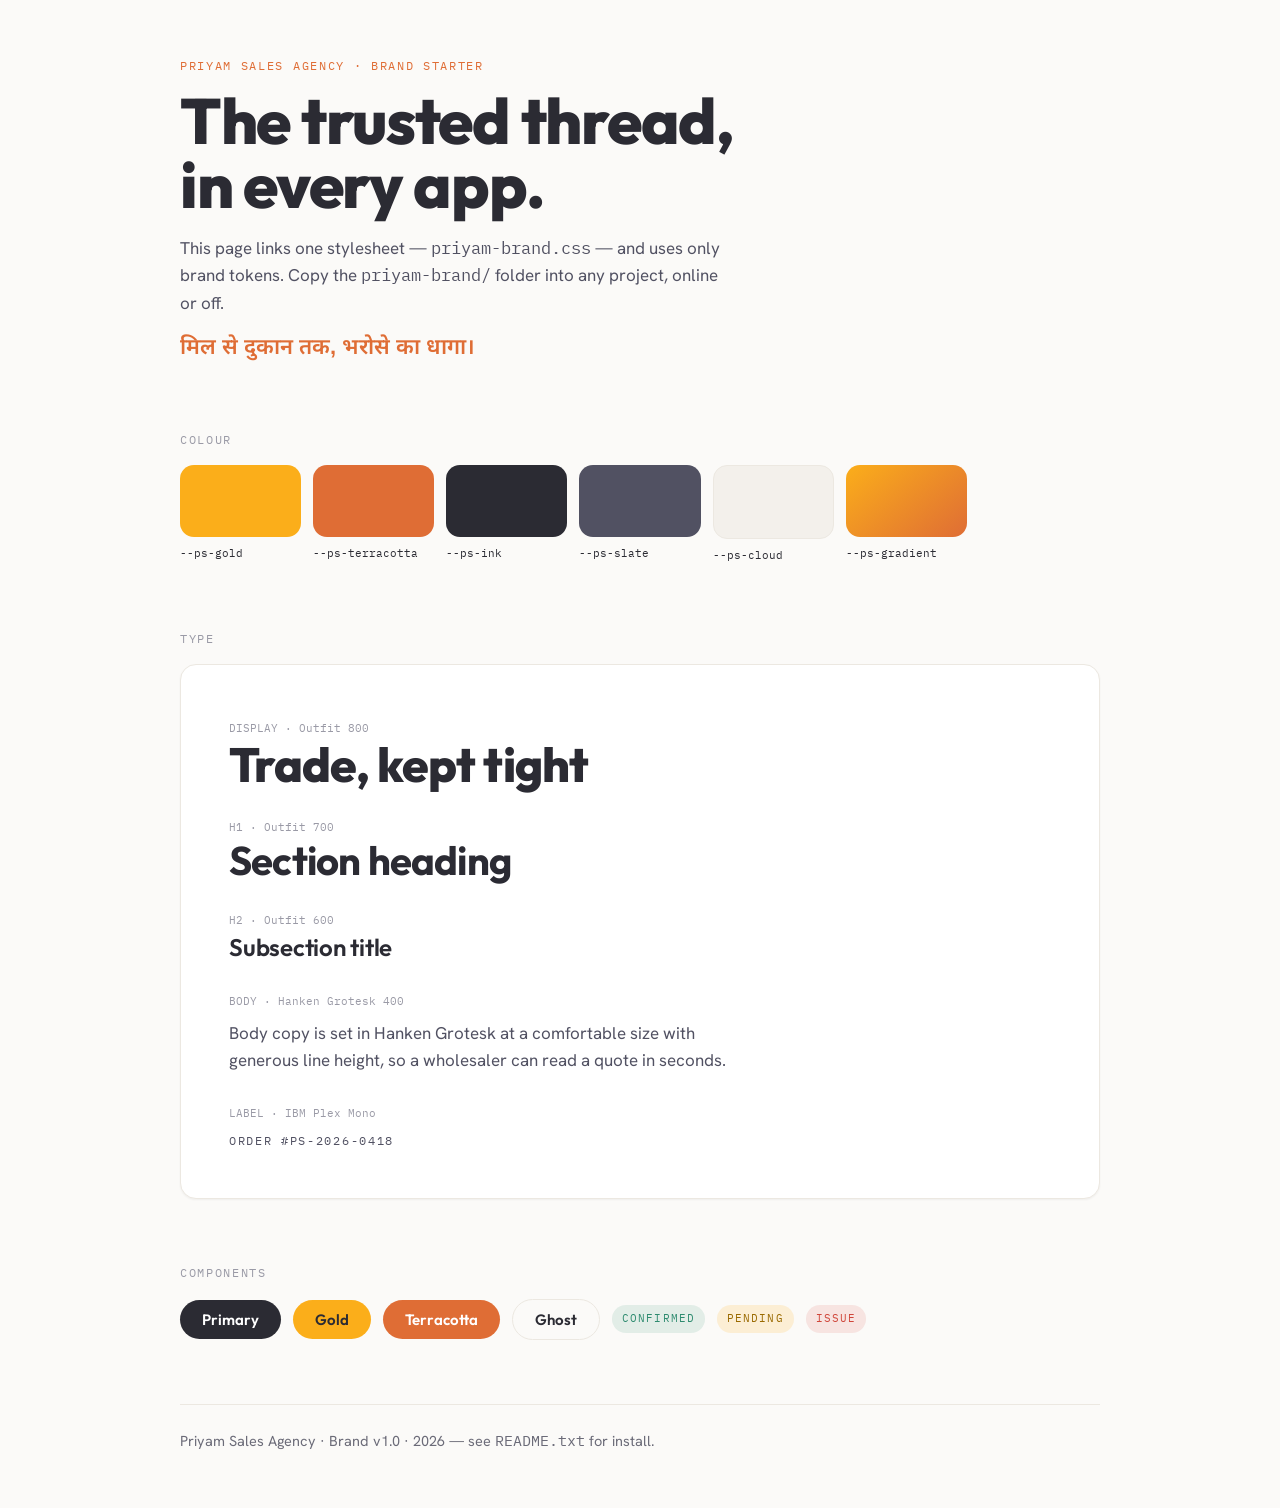
<file: psa_tools/priyam-brand/starter.html>
<!DOCTYPE html>
<html lang="en">
<head>
<meta charset="UTF-8" />
<meta name="viewport" content="width=device-width, initial-scale=1.0" />
<title>Priyam Sales — Brand Starter</title>

<!-- THIS is the only line your app needs. One file, works online + offline. -->
<link rel="stylesheet" href="./priyam-brand.css" />
</head>

<body class="ps-root" style="padding:56px 28px;">
<main style="max-width:920px;margin:0 auto;display:flex;flex-direction:column;gap:var(--ps-space-8);">

  <!-- Header -->
  <header>
    <div class="ps-label" style="color:var(--ps-terracotta);">Priyam Sales Agency · Brand starter</div>
    <h1 class="ps-display" style="margin:14px 0 0;">The trusted thread,<br/>in every app.</h1>
    <p class="ps-body" style="max-width:54ch;margin:18px 0 0;">
      This page links one stylesheet — <span class="ps-mono">priyam-brand.css</span> — and uses only
      brand tokens. Copy the <span class="ps-mono">priyam-brand/</span> folder into any project, online or off.
    </p>
    <p class="ps-hindi" style="color:var(--ps-terracotta);font-weight:600;font-size:22px;margin:14px 0 0;">मिल से दुकान तक, भरोसे का धागा।</p>
  </header>

  <!-- Colour -->
  <section>
    <div class="ps-label">Colour</div>
    <div style="display:grid;grid-template-columns:repeat(auto-fill,minmax(120px,1fr));gap:var(--ps-space-3);margin-top:var(--ps-space-4);">
      <div><div style="height:72px;border-radius:var(--ps-radius);background:var(--ps-gold);"></div><div class="ps-mono" style="font-size:11px;margin-top:8px;">--ps-gold</div></div>
      <div><div style="height:72px;border-radius:var(--ps-radius);background:var(--ps-terracotta);"></div><div class="ps-mono" style="font-size:11px;margin-top:8px;">--ps-terracotta</div></div>
      <div><div style="height:72px;border-radius:var(--ps-radius);background:var(--ps-ink);"></div><div class="ps-mono" style="font-size:11px;margin-top:8px;">--ps-ink</div></div>
      <div><div style="height:72px;border-radius:var(--ps-radius);background:var(--ps-slate);"></div><div class="ps-mono" style="font-size:11px;margin-top:8px;">--ps-slate</div></div>
      <div><div style="height:72px;border-radius:var(--ps-radius);background:var(--ps-cloud);border:1px solid var(--ps-border);"></div><div class="ps-mono" style="font-size:11px;margin-top:8px;">--ps-cloud</div></div>
      <div><div style="height:72px;border-radius:var(--ps-radius);background:var(--ps-gradient);"></div><div class="ps-mono" style="font-size:11px;margin-top:8px;">--ps-gradient</div></div>
    </div>
  </section>

  <!-- Type -->
  <section>
    <div class="ps-label">Type</div>
    <div class="ps-card" style="margin-top:var(--ps-space-4);display:flex;flex-direction:column;gap:var(--ps-space-5);">
      <div><span class="ps-mono" style="font-size:11px;color:var(--ps-muted);">DISPLAY · Outfit 800</span><div class="ps-display" style="font-size:48px;">Trade, kept tight</div></div>
      <div><span class="ps-mono" style="font-size:11px;color:var(--ps-muted);">H1 · Outfit 700</span><div class="ps-h1">Section heading</div></div>
      <div><span class="ps-mono" style="font-size:11px;color:var(--ps-muted);">H2 · Outfit 600</span><div class="ps-h2">Subsection title</div></div>
      <div><span class="ps-mono" style="font-size:11px;color:var(--ps-muted);">BODY · Hanken Grotesk 400</span><p class="ps-body" style="max-width:52ch;margin:6px 0 0;">Body copy is set in Hanken Grotesk at a comfortable size with generous line height, so a wholesaler can read a quote in seconds.</p></div>
      <div><span class="ps-mono" style="font-size:11px;color:var(--ps-muted);">LABEL · IBM Plex Mono</span><div class="ps-label" style="color:var(--ps-slate);margin-top:6px;">ORDER&nbsp;#PS-2026-0418</div></div>
    </div>
  </section>

  <!-- Components -->
  <section>
    <div class="ps-label">Components</div>
    <div style="display:flex;flex-wrap:wrap;gap:var(--ps-space-3);align-items:center;margin-top:var(--ps-space-4);">
      <a class="ps-btn" href="#">Primary</a>
      <a class="ps-btn ps-btn--gold" href="#">Gold</a>
      <a class="ps-btn ps-btn--terracotta" href="#">Terracotta</a>
      <a class="ps-btn ps-btn--ghost" href="#">Ghost</a>
      <span class="ps-tag ps-tag--confirmed">Confirmed</span>
      <span class="ps-tag ps-tag--pending">Pending</span>
      <span class="ps-tag ps-tag--issue">Issue</span>
    </div>
  </section>

  <footer class="ps-small" style="border-top:1px solid var(--ps-border);padding-top:var(--ps-space-5);">
    Priyam Sales Agency · Brand v1.0 · 2026 — see <span class="ps-mono">README.txt</span> for install.
  </footer>

</main>
</body>
</html>
</file>
<file: psa_tools/priyam-brand/priyam-brand.css>
/* ============================================================
   PRIYAM SALES AGENCY — BRAND STYLESHEET
   Single source of truth · v1.0 · 2026
   Works ONLINE and OFFLINE — fonts are self-hosted (no CDN).
   Link this one file in every app and use the var(--ps-*) tokens.
   ============================================================ */

/* ---- 1. FONTS (self-hosted, variable, offline-safe) -------- */
@font-face{font-family:'Outfit';font-style:normal;font-weight:300 800;font-display:swap;src:url('./fonts/outfit.woff2') format('woff2');}
@font-face{font-family:'Hanken Grotesk';font-style:normal;font-weight:400 800;font-display:swap;src:url('./fonts/hanken-grotesk.woff2') format('woff2');}
@font-face{font-family:'IBM Plex Mono';font-style:normal;font-weight:400 500;font-display:swap;src:url('./fonts/ibm-plex-mono.woff2') format('woff2');}
@font-face{font-family:'Noto Sans Devanagari';font-style:normal;font-weight:400 700;font-display:swap;src:url('./fonts/noto-sans-devanagari.woff2') format('woff2');}

/* ---- 2. TOKENS --------------------------------------------- */
:root{
  /* Brand colour */
  --ps-gold:#FBAE1A;
  --ps-terracotta:#DF6D35;
  --ps-ledger-slate:#515162;

  /* Neutrals */
  --ps-ink:#2B2B33;        /* primary text / dark surfaces */
  --ps-slate:#515162;      /* secondary text */
  --ps-body:#6B6B78;       /* muted body copy */
  --ps-muted:#9A9AA6;      /* captions, hints */
  --ps-border:#ECE8E1;     /* hairlines, card borders */
  --ps-cloud:#F3F0EB;      /* soft fill */
  --ps-paper:#FBFAF8;      /* page background */
  --ps-white:#FFFFFF;

  /* Functional / status */
  --ps-confirmed:#2E8B6F;
  --ps-pending:#FBAE1A;
  --ps-issue:#D0473B;

  /* Signature gradient */
  --ps-gradient:linear-gradient(140deg, #FBAE1A, #DF6D35);

  /* Type families */
  --ps-font-display:'Outfit', sans-serif;          /* headlines */
  --ps-font-body:'Hanken Grotesk', sans-serif;     /* body copy  */
  --ps-font-mono:'IBM Plex Mono', monospace;       /* labels, numbers, order refs */
  --ps-font-hindi:'Noto Sans Devanagari', sans-serif;

  /* Type scale (size / line-height) */
  --ps-text-display:64px;  --ps-lh-display:1;
  --ps-text-h1:40px;       --ps-lh-h1:1.05;
  --ps-text-h2:24px;       --ps-lh-h2:1.25;
  --ps-text-h3:19px;       --ps-lh-h3:1.3;
  --ps-text-body:17px;     --ps-lh-body:1.6;
  --ps-text-small:14.5px;  --ps-lh-small:1.6;
  --ps-text-label:12px;    --ps-track-label:0.14em;

  /* Weights */
  --ps-w-light:300; --ps-w-regular:400; --ps-w-medium:500;
  --ps-w-semibold:600; --ps-w-bold:700; --ps-w-extrabold:800;

  /* Radius */
  --ps-radius-sm:8px;
  --ps-radius:14px;
  --ps-radius-lg:16px;
  --ps-radius-pill:999px;

  /* Spacing scale (4px base) */
  --ps-space-1:4px;  --ps-space-2:8px;  --ps-space-3:12px; --ps-space-4:16px;
  --ps-space-5:24px; --ps-space-6:32px; --ps-space-7:48px; --ps-space-8:64px;

  /* Elevation */
  --ps-shadow-sm:0 1px 2px rgba(43,43,51,0.06);
  --ps-shadow:0 18px 40px rgba(43,43,51,0.08);
  --ps-shadow-dark:0 18px 40px rgba(43,43,51,0.22);

  /* Motion */
  --ps-ease:cubic-bezier(.4,0,.2,1);
  --ps-dur:180ms;
}

/* ---- 3. BASE (opt-in — only applies if you use these tags/classes) */
.ps-root,
body.ps-root{
  margin:0;
  background:var(--ps-paper);
  color:var(--ps-ink);
  font-family:var(--ps-font-body);
  font-size:var(--ps-text-body);
  line-height:var(--ps-lh-body);
  -webkit-font-smoothing:antialiased;
  text-rendering:optimizeLegibility;
}
.ps-root ::selection{background:var(--ps-gold);color:var(--ps-ink);}

/* ---- Logo assets — priyam-brand/logo-mark.png (icon only, 296x127) and
   priyam-brand/logo-full.png (mark + wordmark, 648x162). Both transparent PNG. */
.ps-logo-mark{height:22px;width:auto;display:block;object-fit:contain;}
.ps-logo-full{height:32px;width:auto;display:block;object-fit:contain;}

/* ---- 4. TYPE HELPERS --------------------------------------- */
.ps-display{font-family:var(--ps-font-display);font-weight:var(--ps-w-extrabold);font-size:var(--ps-text-display);line-height:var(--ps-lh-display);letter-spacing:-0.02em;}
.ps-h1{font-family:var(--ps-font-display);font-weight:var(--ps-w-bold);font-size:var(--ps-text-h1);line-height:var(--ps-lh-h1);letter-spacing:-0.02em;}
.ps-h2{font-family:var(--ps-font-display);font-weight:var(--ps-w-semibold);font-size:var(--ps-text-h2);line-height:var(--ps-lh-h2);letter-spacing:-0.01em;}
.ps-h3{font-family:var(--ps-font-display);font-weight:var(--ps-w-semibold);font-size:var(--ps-text-h3);line-height:var(--ps-lh-h3);}
.ps-body{font-family:var(--ps-font-body);font-size:var(--ps-text-body);line-height:var(--ps-lh-body);color:var(--ps-slate);}
.ps-small{font-family:var(--ps-font-body);font-size:var(--ps-text-small);line-height:var(--ps-lh-small);color:var(--ps-body);}
.ps-label{font-family:var(--ps-font-mono);font-size:var(--ps-text-label);letter-spacing:var(--ps-track-label);text-transform:uppercase;color:var(--ps-muted);}
.ps-mono{font-family:var(--ps-font-mono);}
.ps-hindi{font-family:var(--ps-font-hindi);}

.ps-font-display{font-family:var(--ps-font-display);}
.ps-font-body{font-family:var(--ps-font-body);}
.ps-font-mono{font-family:var(--ps-font-mono);}
.ps-font-hindi{font-family:var(--ps-font-hindi);}

/* ---- 5. COMPONENTS ----------------------------------------- */
.ps-btn{
  display:inline-flex;align-items:center;justify-content:center;gap:8px;
  font-family:var(--ps-font-display);font-weight:var(--ps-w-semibold);font-size:15px;
  padding:12px 22px;border-radius:var(--ps-radius-pill);border:0;cursor:pointer;
  background:var(--ps-ink);color:#fff;text-decoration:none;line-height:1;
  transition:transform var(--ps-dur) var(--ps-ease),background var(--ps-dur) var(--ps-ease);
}
.ps-btn:hover{transform:translateY(-1px);}
.ps-btn--gold{background:var(--ps-gold);color:var(--ps-ink);}
.ps-btn--terracotta{background:var(--ps-terracotta);color:#fff;}
.ps-btn--ghost{background:transparent;color:var(--ps-ink);border:1px solid var(--ps-border);}

.ps-card{
  background:var(--ps-white);border:1px solid var(--ps-border);
  border-radius:var(--ps-radius-lg);padding:var(--ps-space-7);box-shadow:var(--ps-shadow-sm);
}

.ps-tag{
  display:inline-flex;align-items:center;gap:6px;
  font-family:var(--ps-font-mono);font-size:11px;letter-spacing:0.1em;text-transform:uppercase;
  padding:5px 10px;border-radius:var(--ps-radius-pill);
}
.ps-tag--confirmed{background:rgba(46,139,111,0.12);color:var(--ps-confirmed);}
.ps-tag--pending{background:rgba(251,174,26,0.16);color:#9a6a00;}
.ps-tag--issue{background:rgba(208,71,59,0.12);color:var(--ps-issue);}

.ps-rule{height:5px;width:70px;border-radius:3px;background:var(--ps-gradient);border:0;}
</file>
